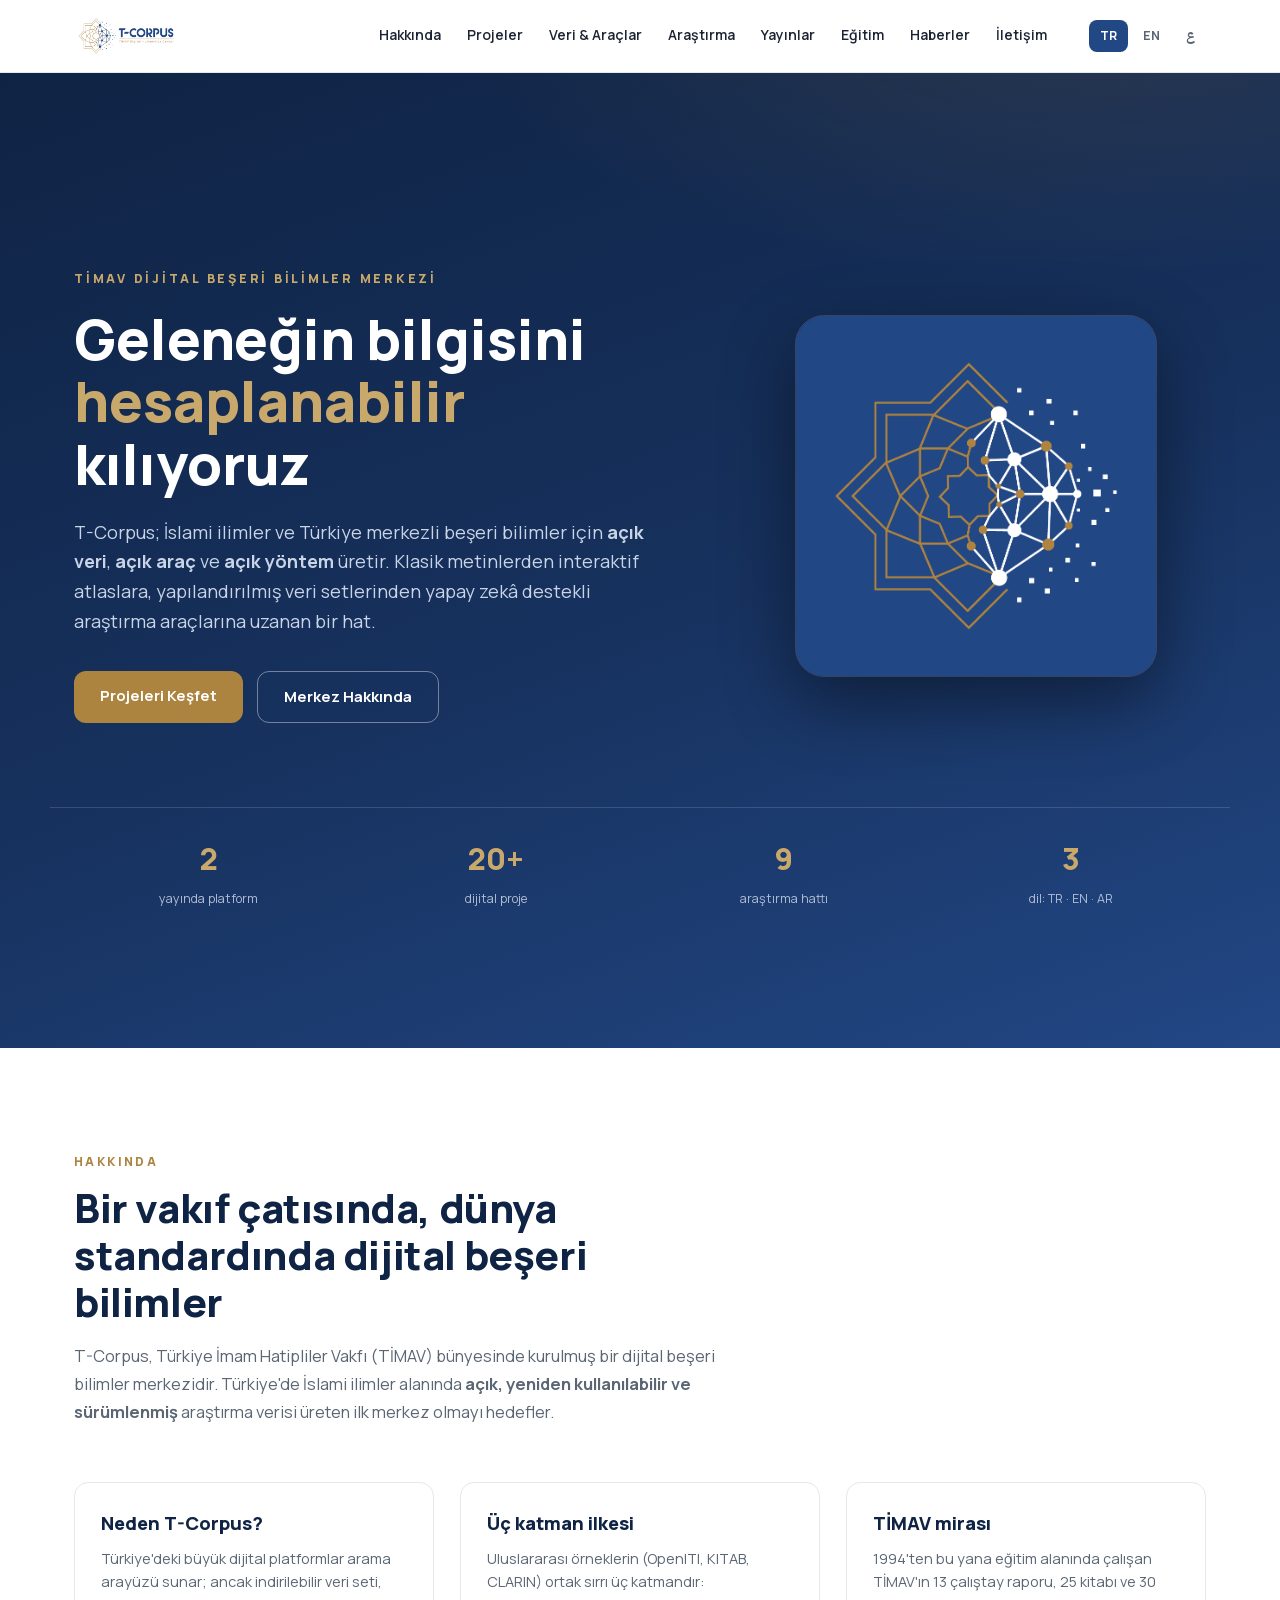
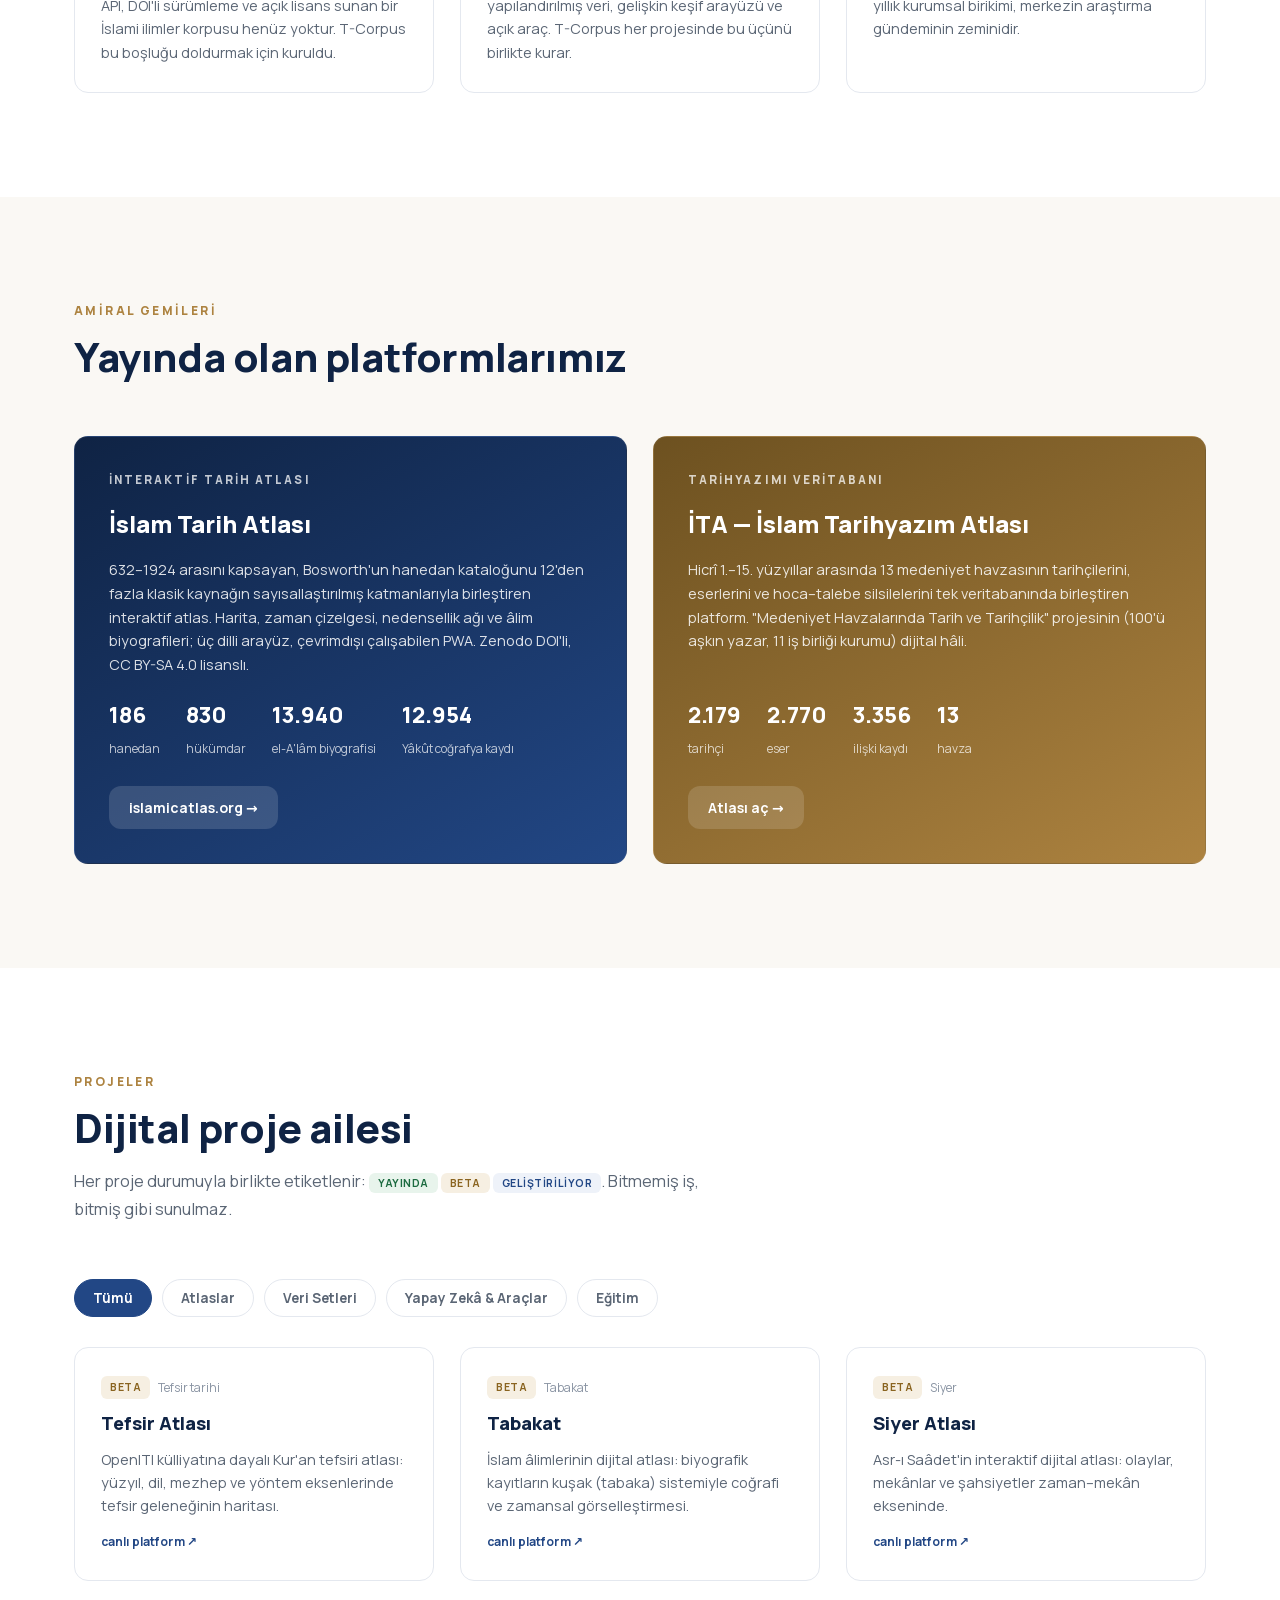
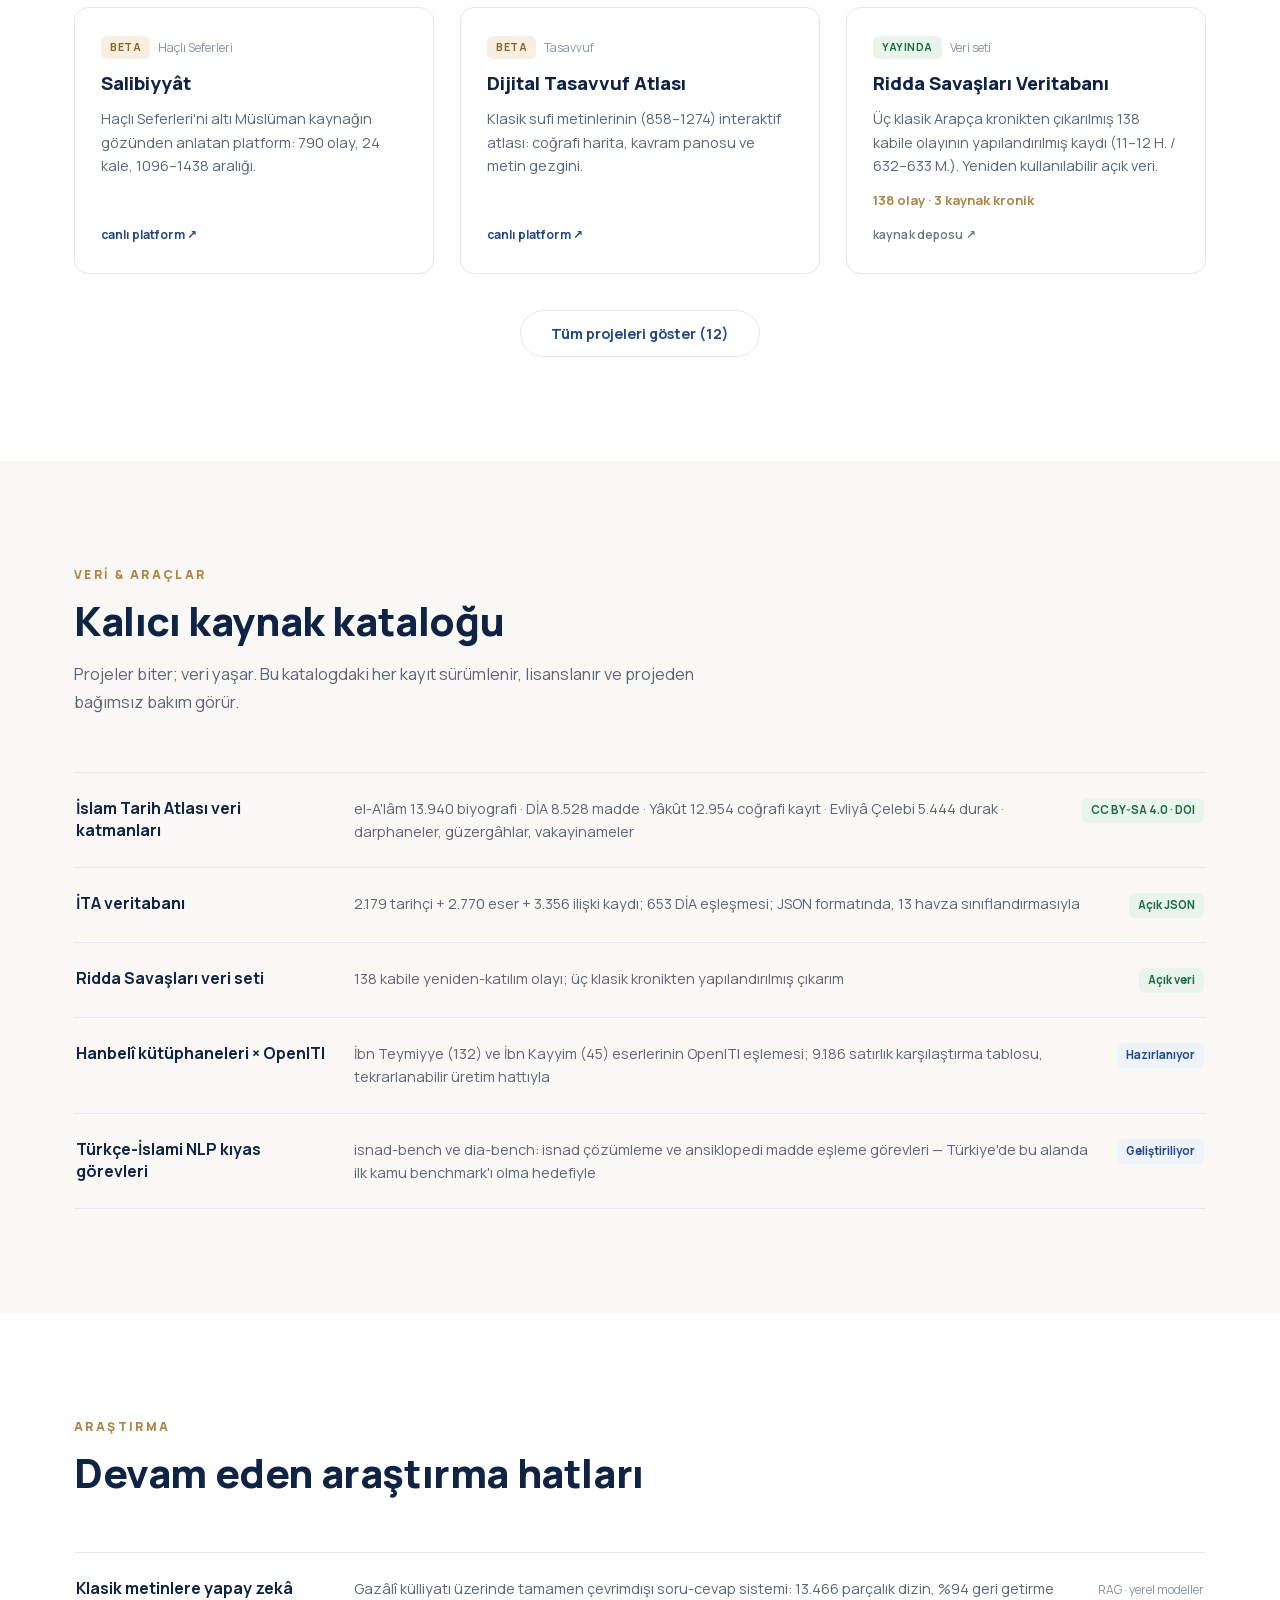
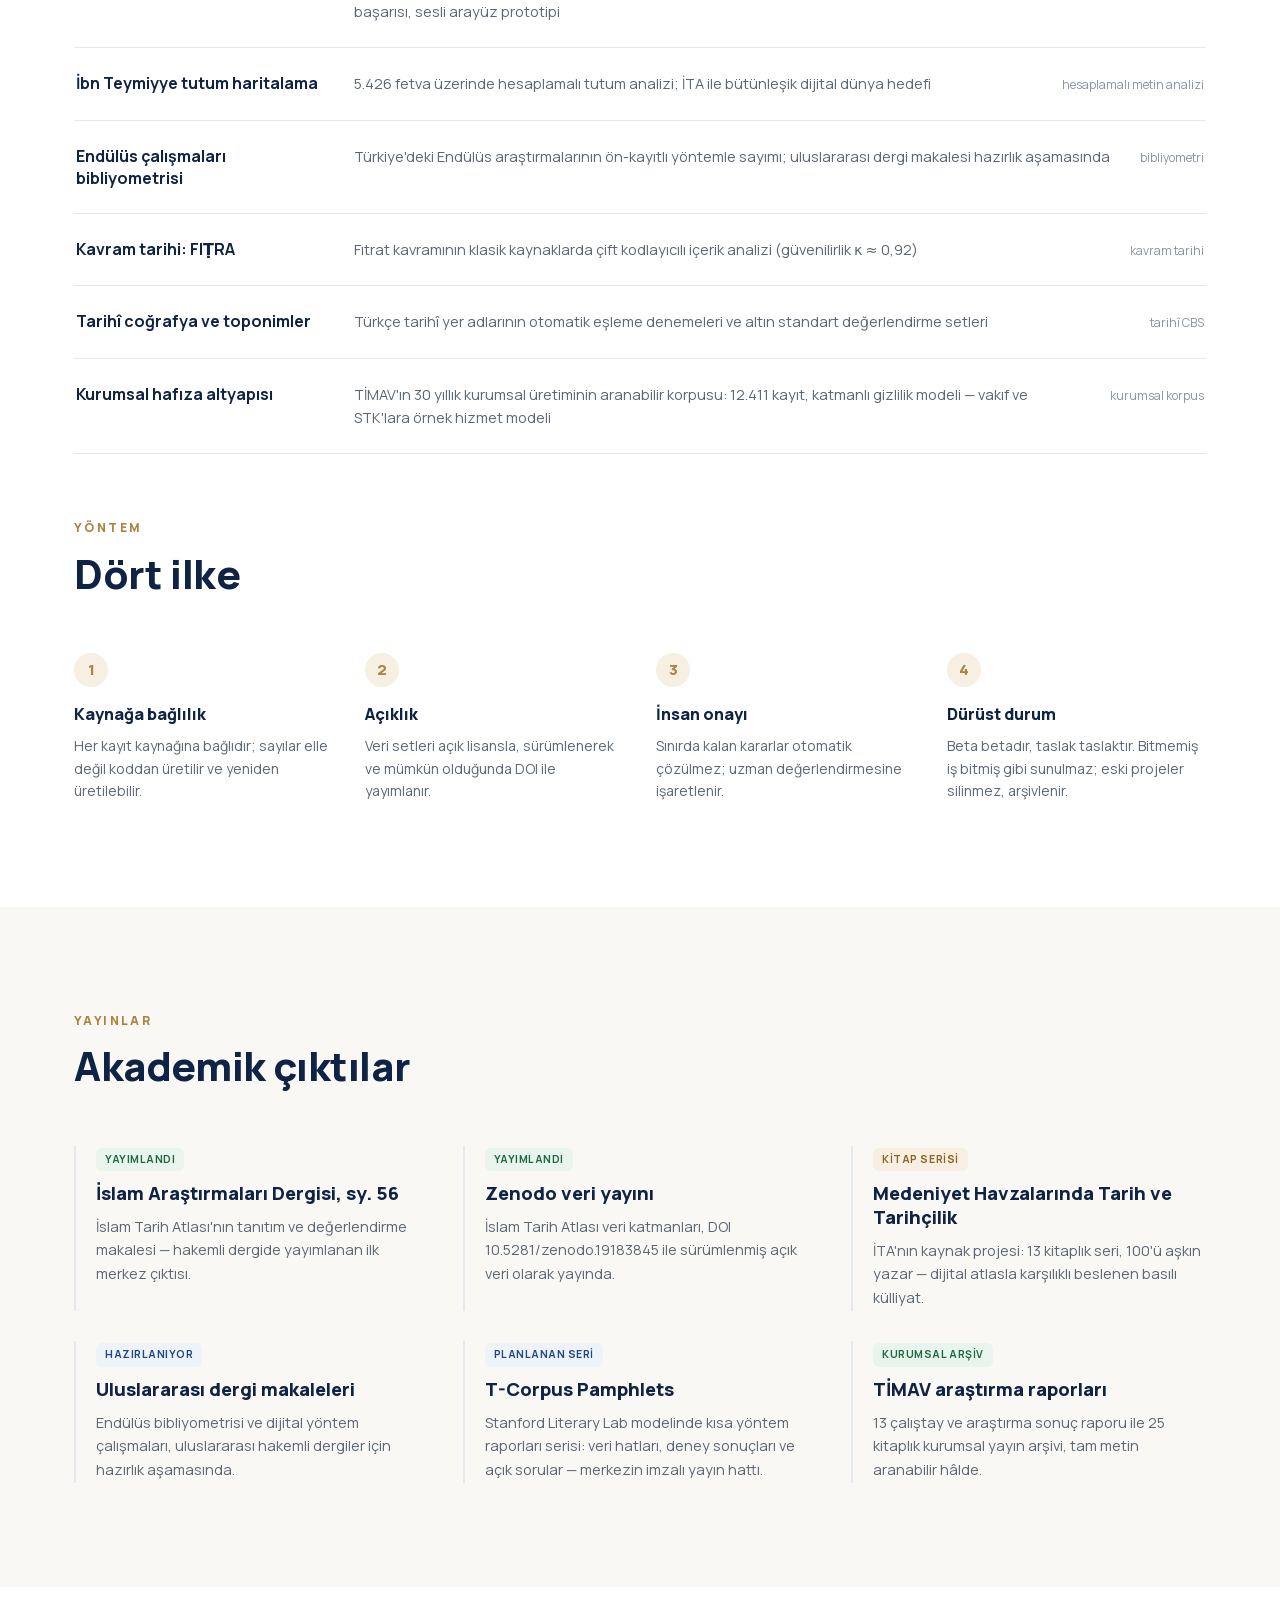
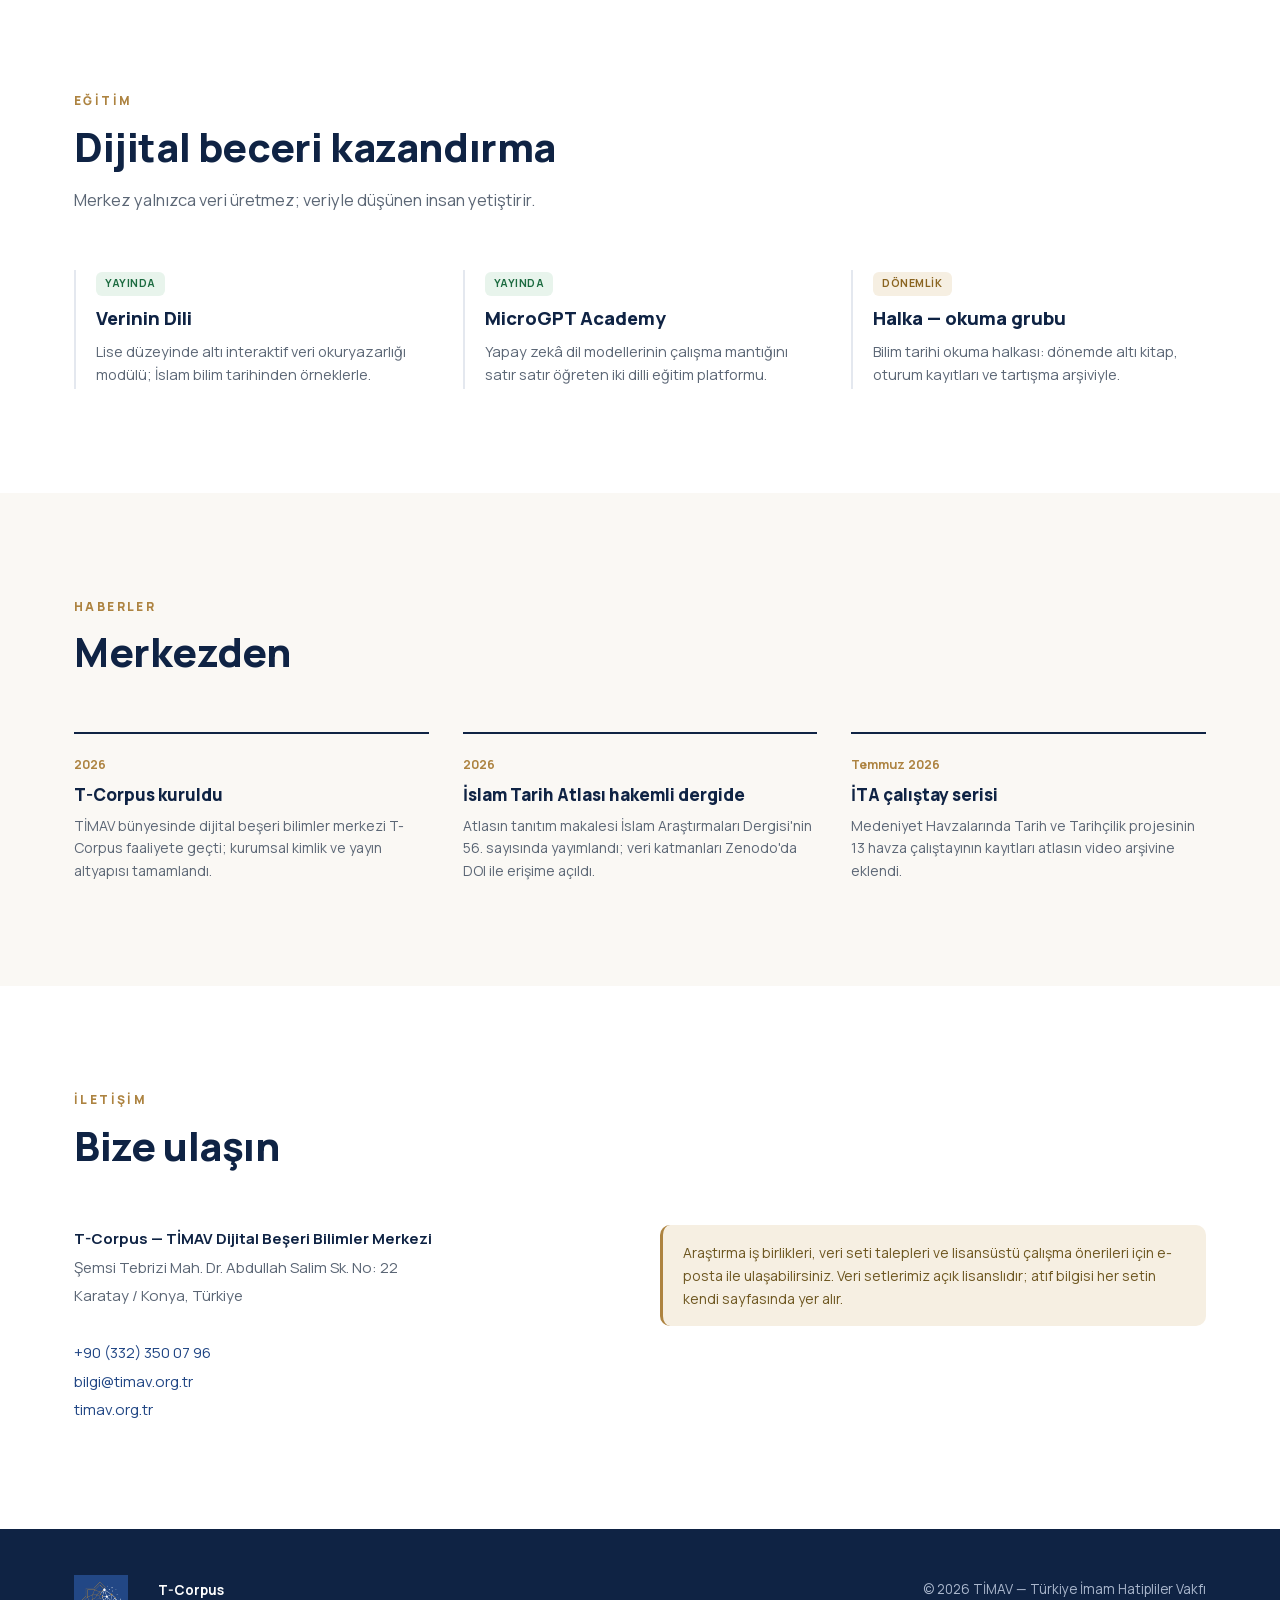
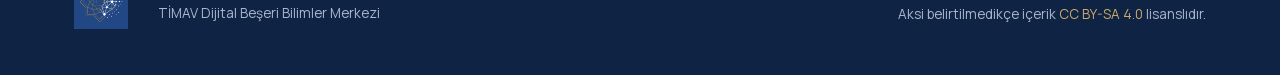
<file: index.html>
<!DOCTYPE html>
<html lang="tr">
<head>
<meta charset="utf-8">
<title>T-Corpus — TIMAV Digital Humanities Center</title>
<meta name="viewport" content="width=device-width, initial-scale=1">
<link rel="icon" type="image/png" sizes="32x32" href="assets/img/favicon-32.png">
<script>
  // Merkezin ana dili Türkçe: kök adres HER ZAMAN /tr/ açar.
  // (Tarayıcı diline göre otomatik seçim bilinçli olarak kaldırıldı; İngilizce
  // tarayıcılar da Türkçe karşılanır. EN/AR sayfaları başlıktaki dil
  // değiştiriciden ve doğrudan bağlantıyla erişilebilir durumda.)
  location.replace("tr/");
</script>
<meta http-equiv="refresh" content="0; url=tr/">
</head>
<body>
<p><a href="tr/">Türkçe</a> · <a href="en/">English</a> · <a href="ar/">العربية</a></p>
</body>
</html>
</file>
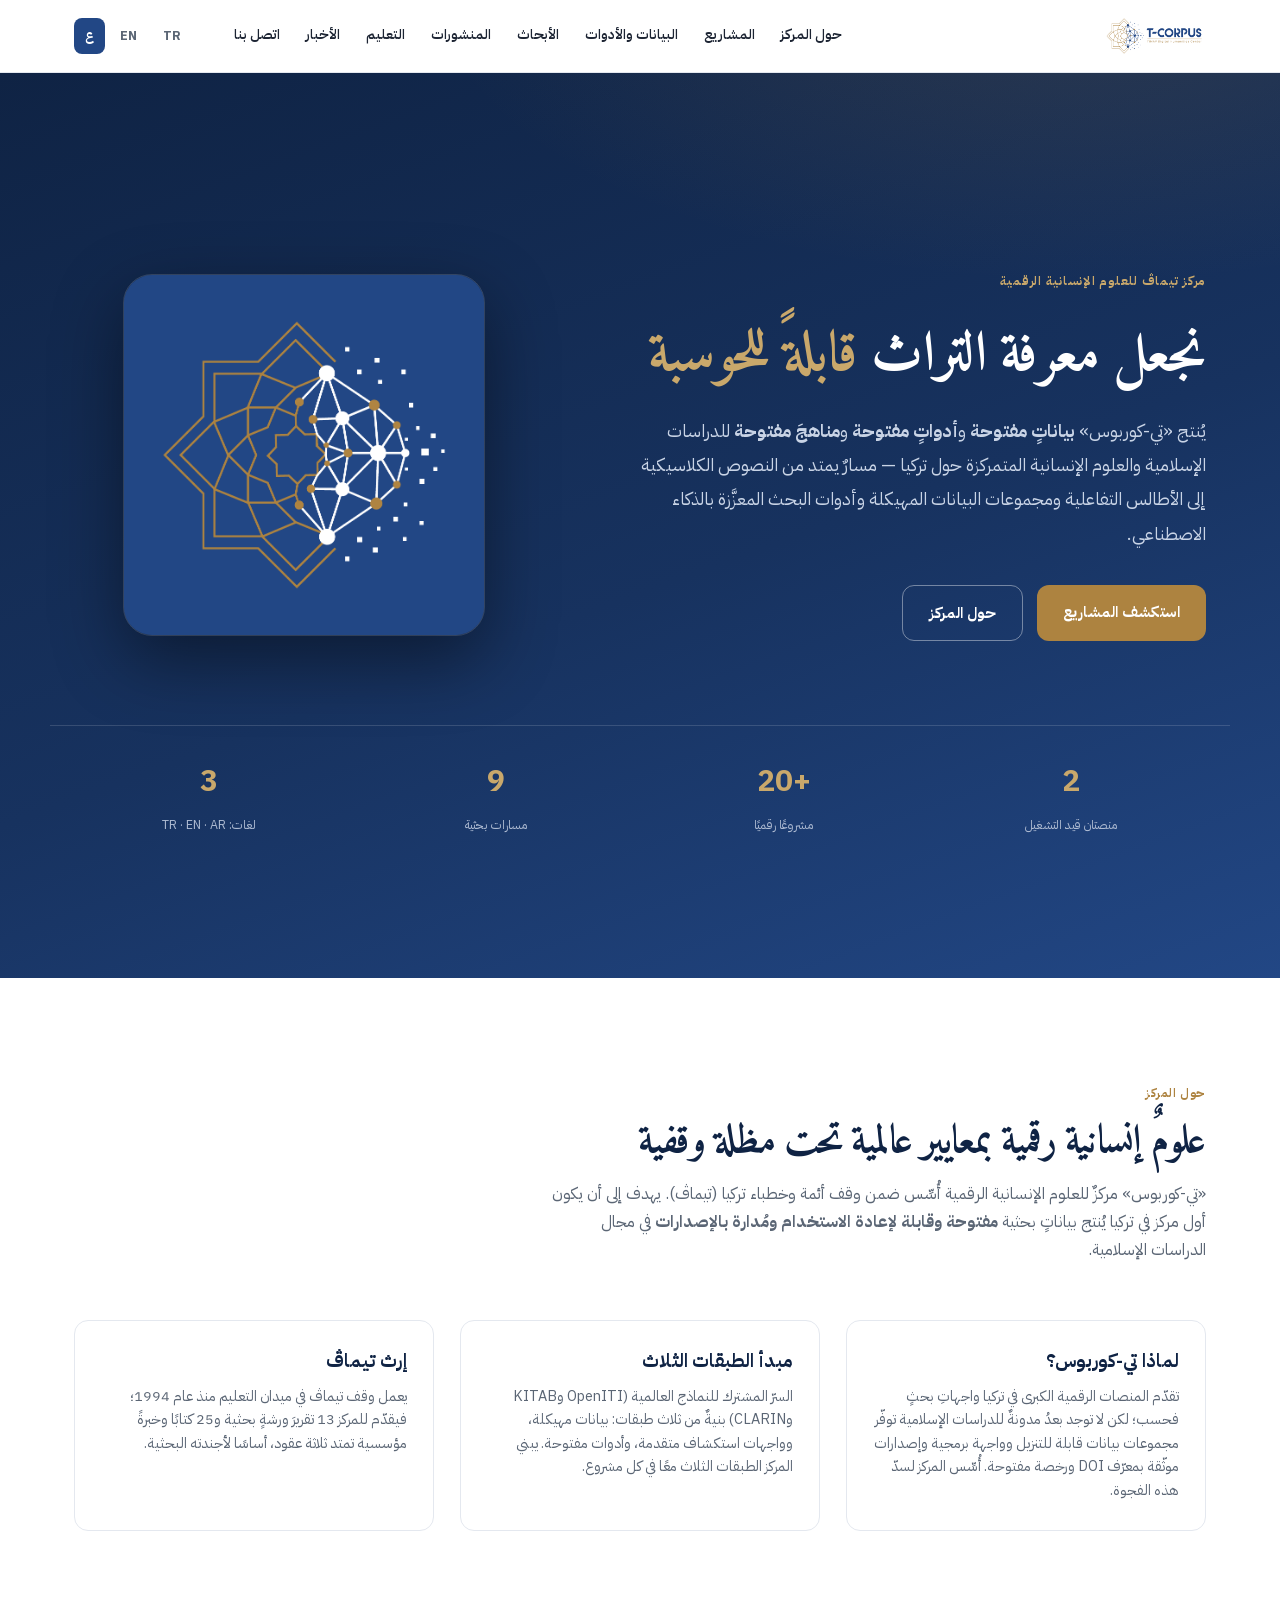
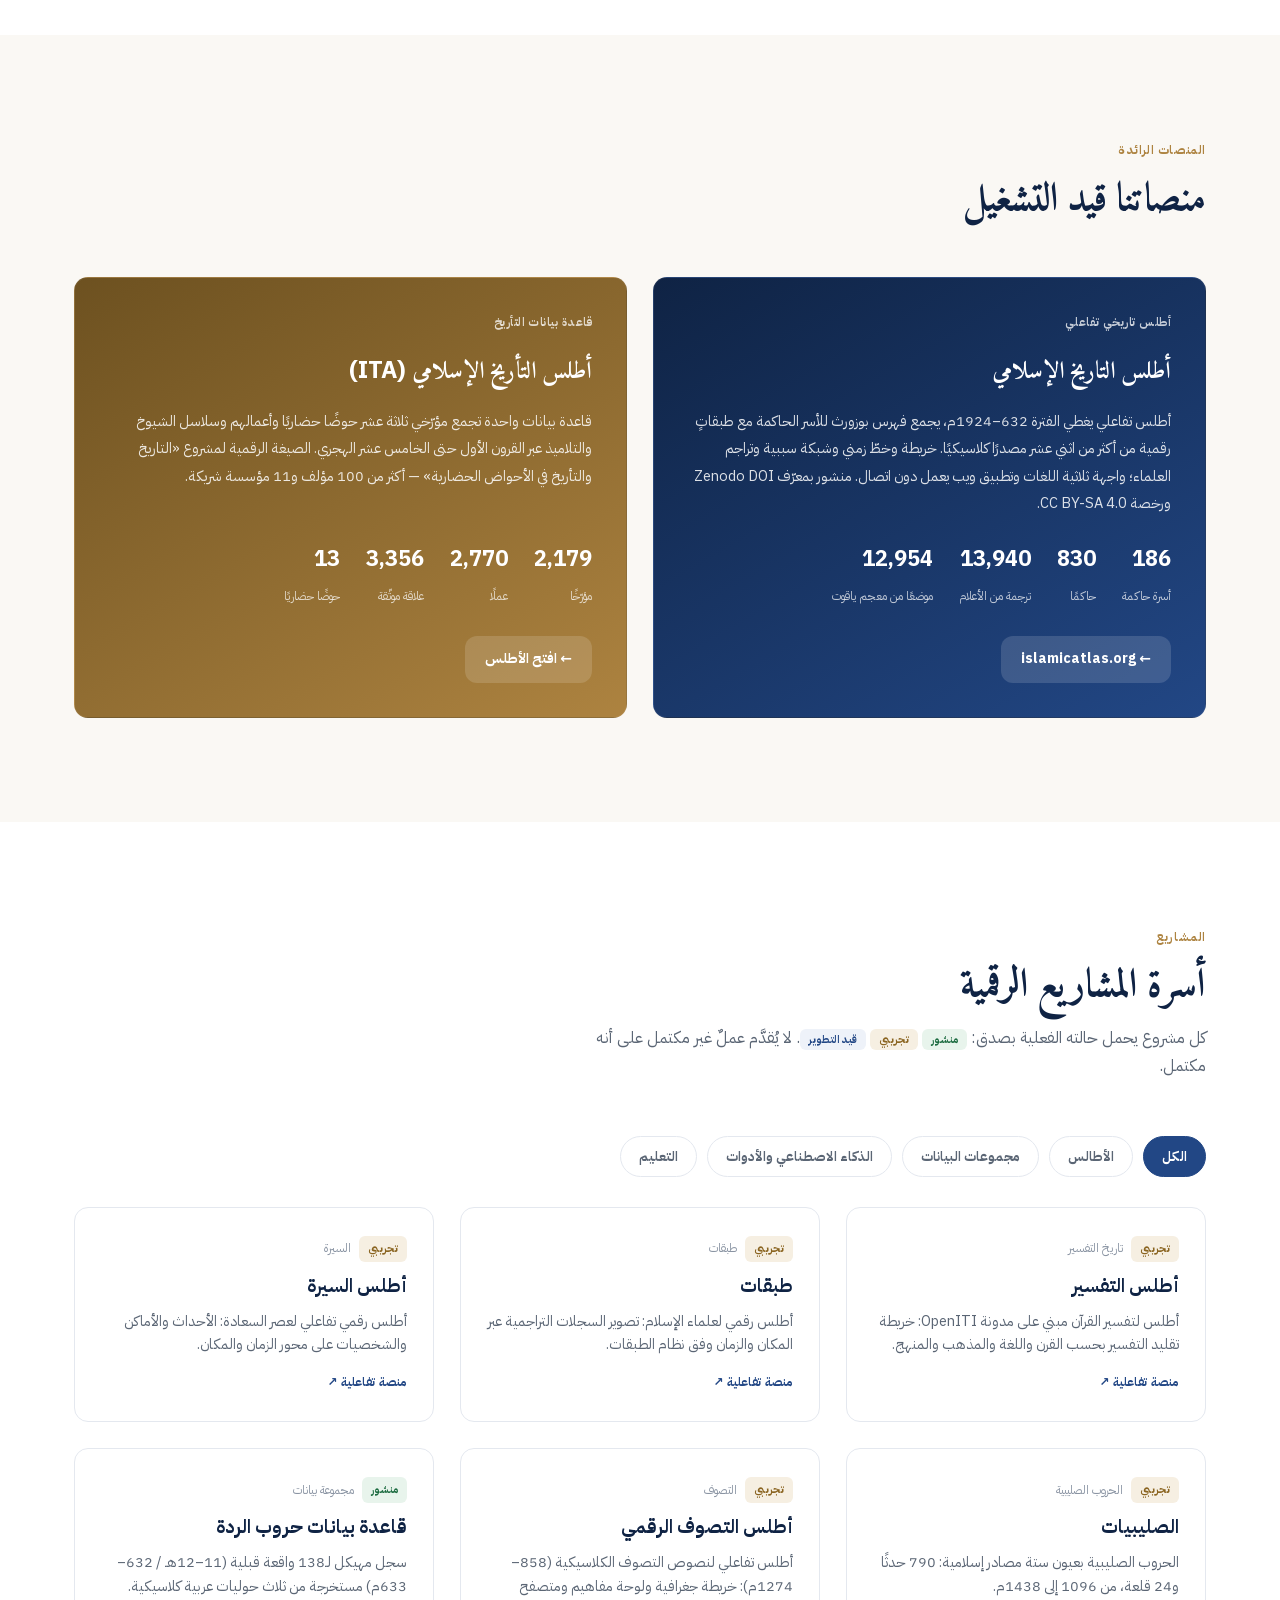
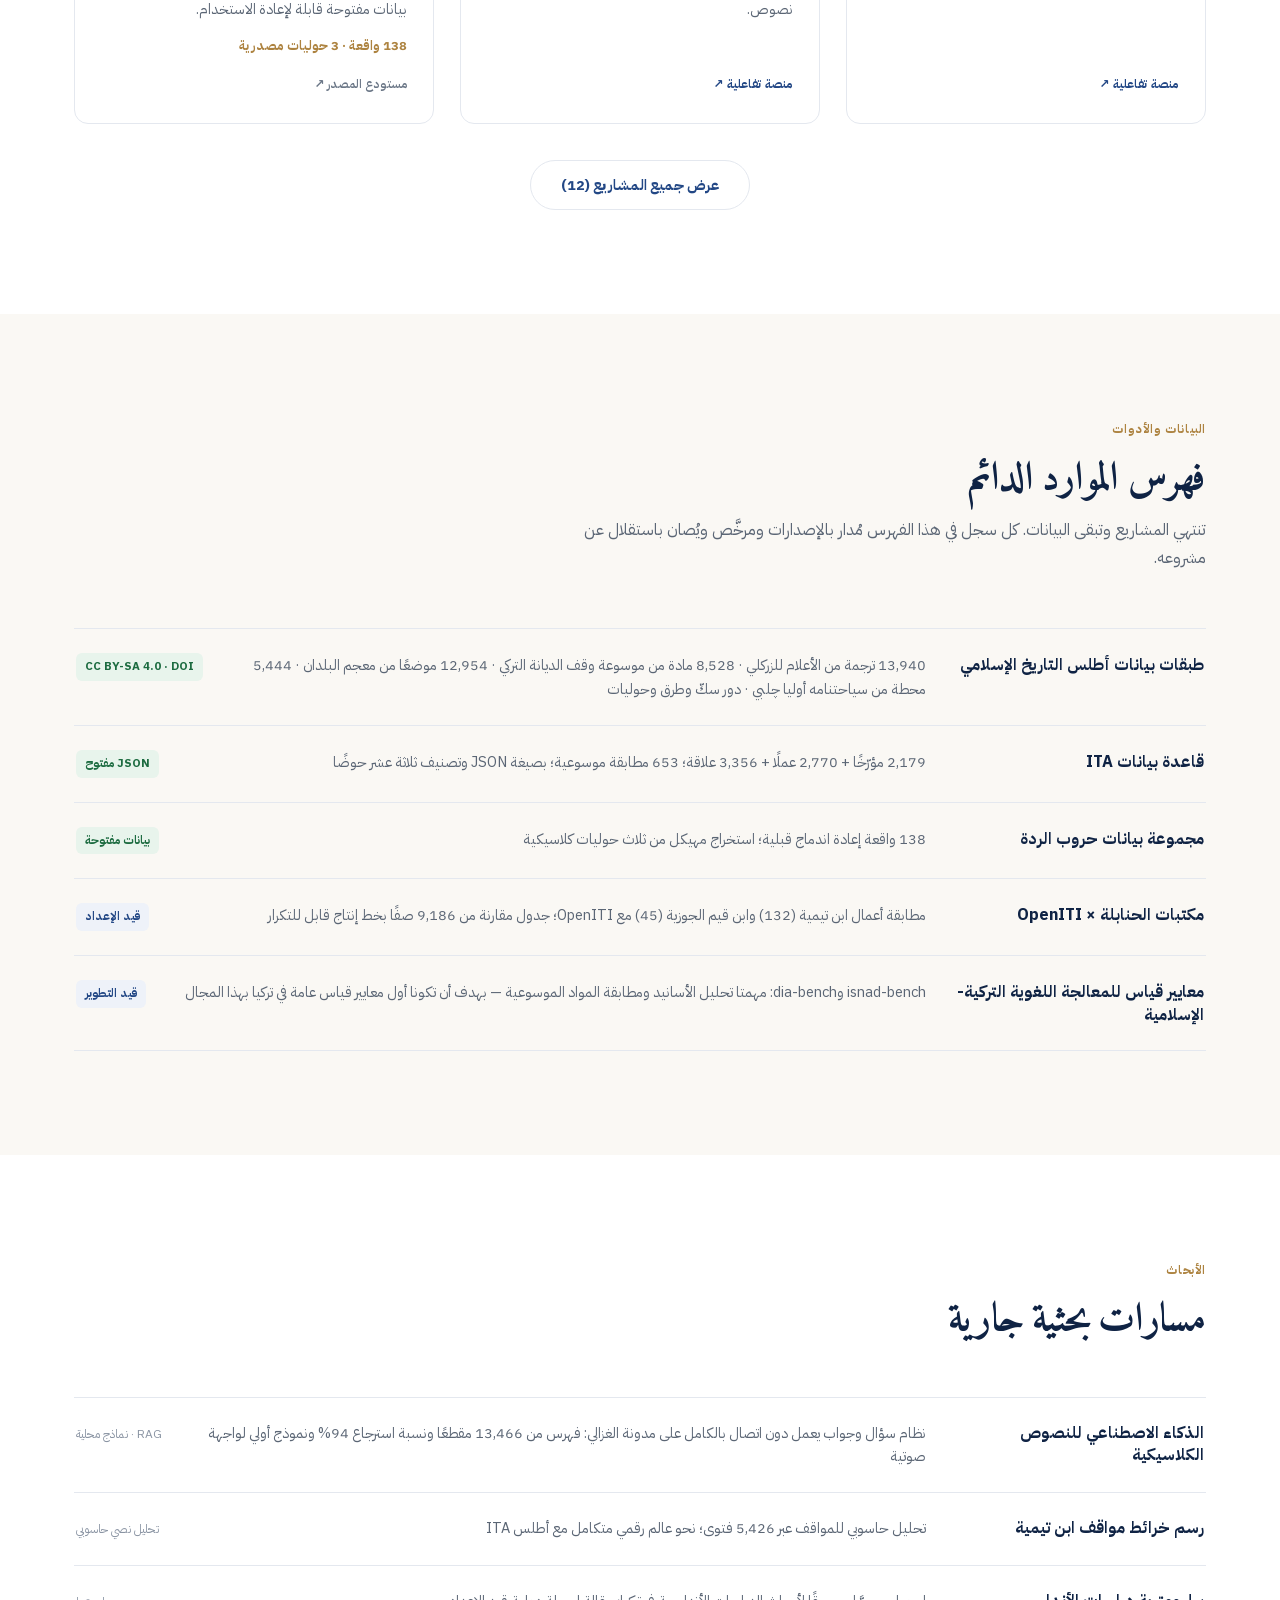
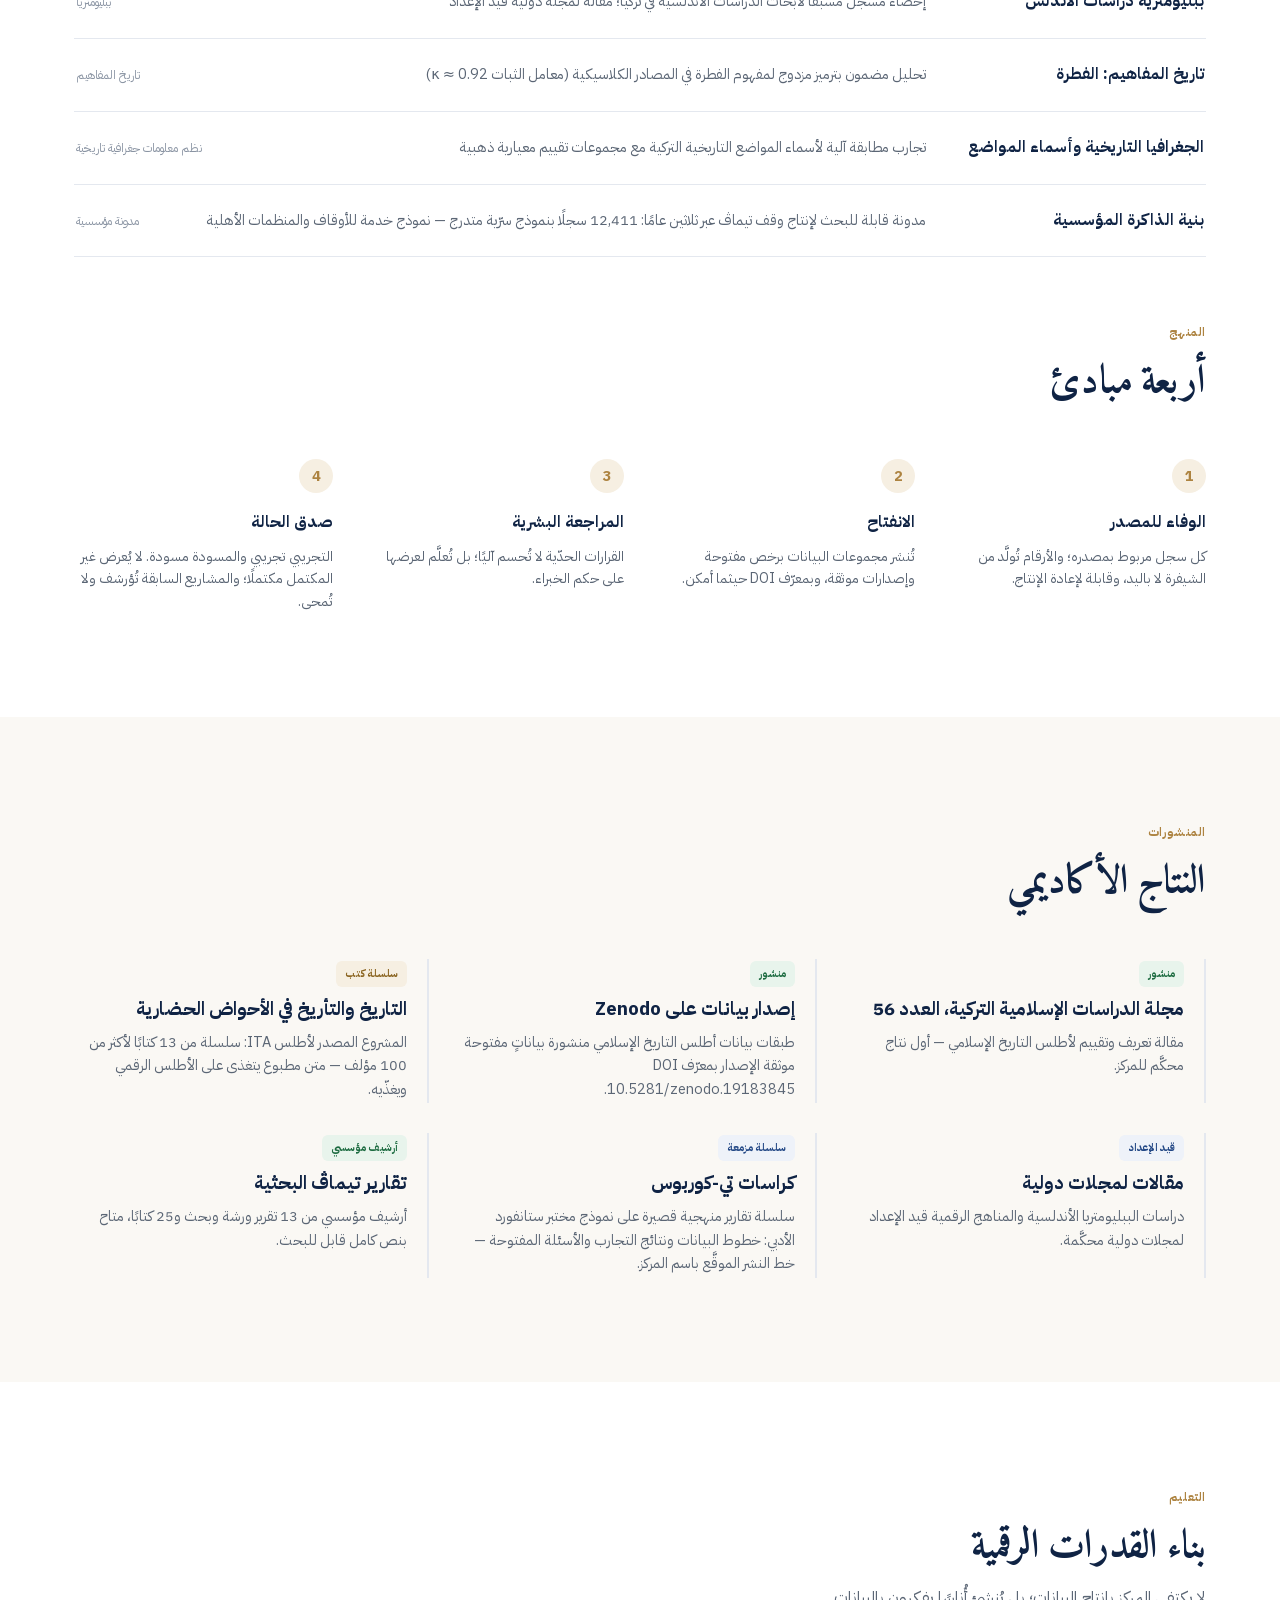
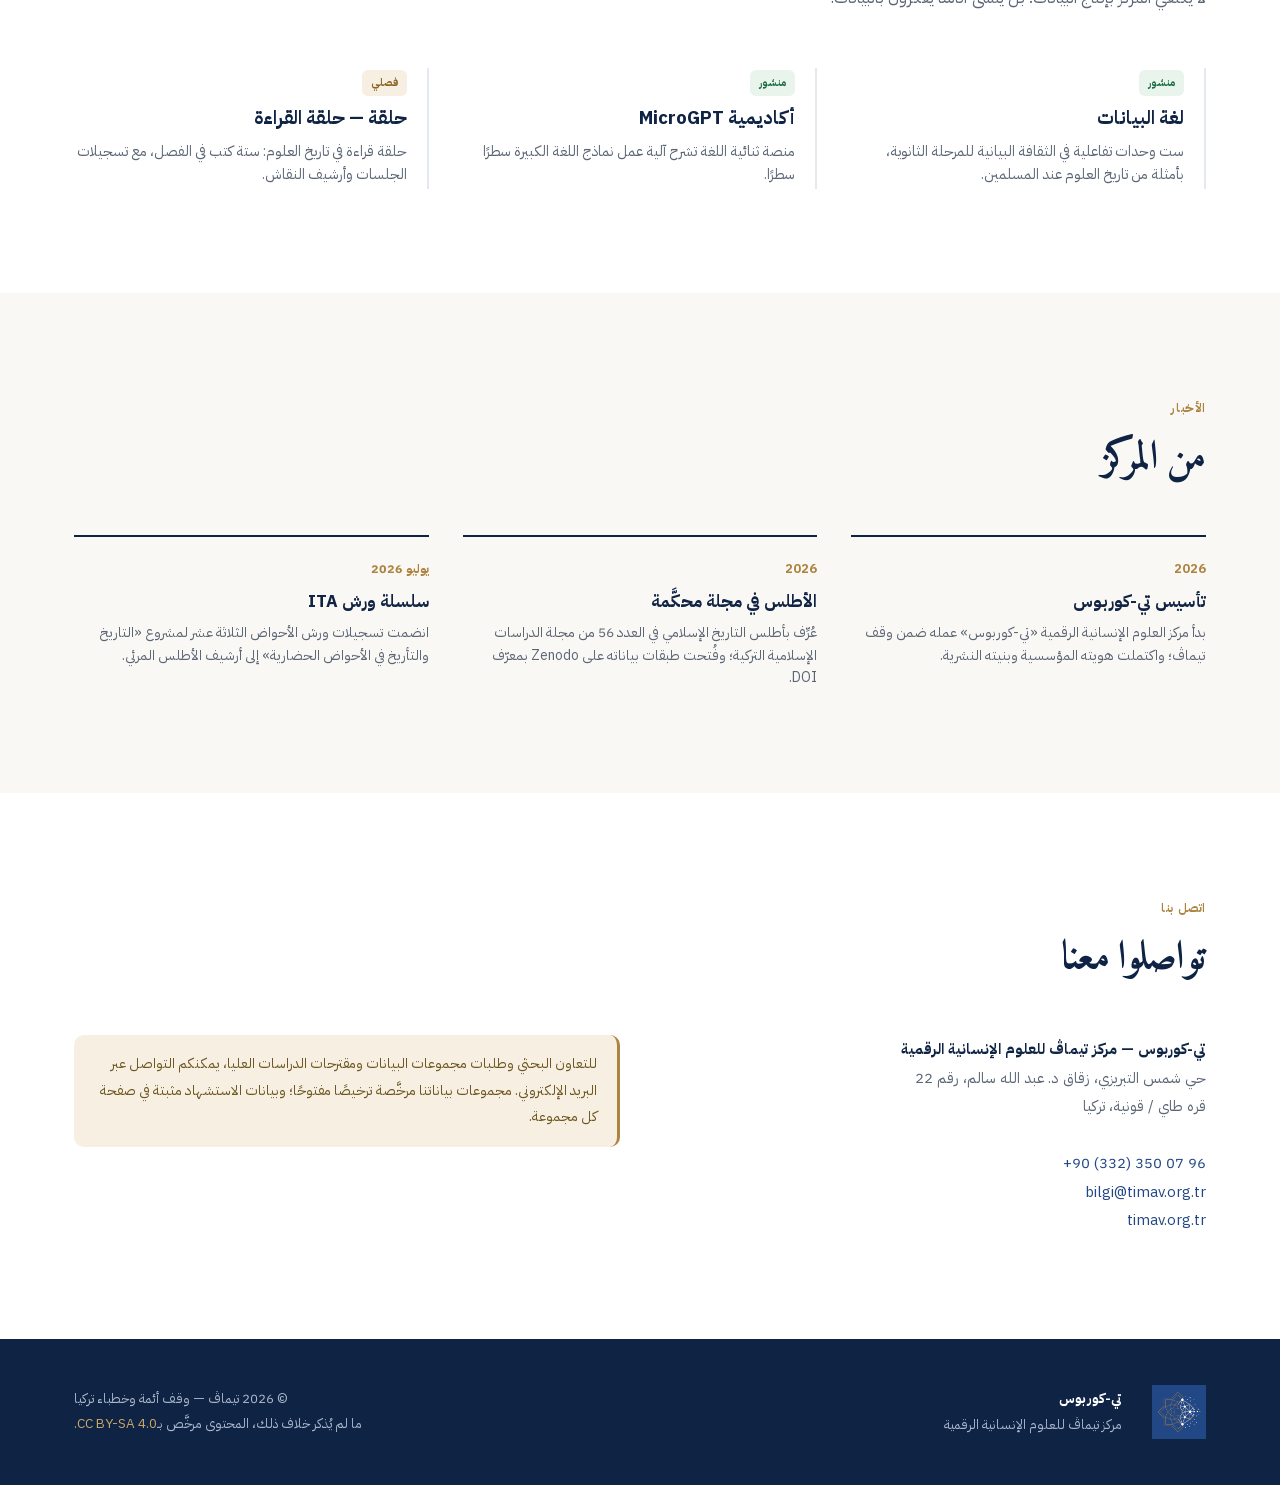
<file: ar/index.html>
<!DOCTYPE html>
<html lang="ar" dir="rtl">
<head>
<meta charset="utf-8">
<meta name="viewport" content="width=device-width, initial-scale=1">
<title>تي-كوربوس — مركز تيماڤ للعلوم الإنسانية الرقمية</title>
<meta name="description" content="تي-كوربوس مركز للعلوم الإنسانية الرقمية يُنتج بيانات مفتوحة وأدوات مفتوحة ومناهج مفتوحة للدراسات الإسلامية والعلوم الإنسانية المتمركزة حول تركيا.">
<link rel="icon" type="image/png" sizes="32x32" href="../assets/img/favicon-32.png">
<link rel="icon" type="image/png" sizes="192x192" href="../assets/img/favicon-192.png">
<link rel="stylesheet" href="../assets/fonts/fonts.css">
<link rel="stylesheet" href="../assets/css/style.css">
<style>
  /* Arapça sayfada başlıklar Amiri ile */
  [dir="rtl"] .hero h1,
  [dir="rtl"] .sec-head h2,
  [dir="rtl"] .flag-card h3 { font-family: "Amiri", "IBM Plex Sans Arabic", serif; }
  [dir="rtl"] .hero h1 { line-height: 1.45; max-width: 18ch; }
</style>
<link rel="canonical" href="https://t-corpus.ai/ar/">
<link rel="alternate" hreflang="tr" href="https://t-corpus.ai/tr/">
<link rel="alternate" hreflang="en" href="https://t-corpus.ai/en/">
<link rel="alternate" hreflang="ar" href="https://t-corpus.ai/ar/">
<link rel="alternate" hreflang="x-default" href="https://t-corpus.ai/">
<meta property="og:type" content="website">
<meta property="og:site_name" content="T-Corpus">
<meta property="og:locale" content="ar_AR">
<meta property="og:url" content="https://t-corpus.ai/ar/">
<meta property="og:title" content="تي-كوربوس — مركز تيماڤ للعلوم الإنسانية الرقمية">
<meta property="og:description" content="تي-كوربوس مركز للعلوم الإنسانية الرقمية يُنتج بيانات مفتوحة وأدوات مفتوحة ومناهج مفتوحة للدراسات الإسلامية والعلوم الإنسانية المتمركزة حول تركيا.">
<meta property="og:image" content="https://t-corpus.ai/assets/img/logo-horizontal.png">
<meta name="twitter:card" content="summary_large_image">
<!-- Google tag (gtag.js) -->
<script async src="https://www.googletagmanager.com/gtag/js?id=G-TD74CGKTLG"></script>
<script>
  window.dataLayer = window.dataLayer || [];
  function gtag(){dataLayer.push(arguments);}
  gtag('js', new Date());
  gtag('config', 'G-TD74CGKTLG');
</script>
</head>
<body>

<header class="site-header">
  <div class="wrap">
    <a class="brand" href="#top"><img src="../assets/img/logo-horizontal.png" alt="T-Corpus — TIMAV Digital Humanities Center"></a>
    <button class="nav-toggle" aria-label="القائمة">☰</button>
    <nav class="nav">
      <a href="#about">حول المركز</a>
      <a href="#projects">المشاريع</a>
      <a href="#data">البيانات والأدوات</a>
      <a href="#research">الأبحاث</a>
      <a href="#publications">المنشورات</a>
      <a href="#education">التعليم</a>
      <a href="#news">الأخبار</a>
      <a href="#contact">اتصل بنا</a>
      <span class="langs">
        <a href="../tr/">TR</a>
        <a href="../en/">EN</a>
        <a class="active" href="#">ع</a>
      </span>
    </nav>
  </div>
</header>

<section class="hero" id="top">
  <div class="wrap hero-inner">
    <div>
      <div class="kicker">مركز تيماڤ للعلوم الإنسانية الرقمية</div>
      <h1>نجعل معرفة التراث <em>قابلةً للحوسبة</em></h1>
      <p class="lead">يُنتج «تي-كوربوس» <strong>بياناتٍ مفتوحة</strong> و<strong>أدواتٍ
      مفتوحة</strong> و<strong>مناهجَ مفتوحة</strong> للدراسات الإسلامية والعلوم الإنسانية
      المتمركزة حول تركيا — مسارٌ يمتد من النصوص الكلاسيكية إلى الأطالس التفاعلية ومجموعات
      البيانات المهيكلة وأدوات البحث المعزَّزة بالذكاء الاصطناعي.</p>
      <div class="hero-cta">
        <a class="btn btn-gold" href="#projects">استكشف المشاريع</a>
        <a class="btn btn-ghost" href="#about">حول المركز</a>
      </div>
    </div>
    <div class="hero-mark">
      <img src="../assets/img/mark-on-navy.png" alt="">
    </div>
  </div>
  <div class="wrap hero-stats">
    <div><b>2</b><span>منصتان قيد التشغيل</span></div>
    <div><b>+20</b><span>مشروعًا رقميًا</span></div>
    <div><b>9</b><span>مسارات بحثية</span></div>
    <div><b>3</b><span>لغات: TR · EN · AR</span></div>
  </div>
</section>

<section id="about">
  <div class="wrap">
    <div class="sec-head">
      <div class="kicker">حول المركز</div>
      <h2>علومٌ إنسانية رقمية بمعايير عالمية تحت مظلة وقفية</h2>
      <p>«تي-كوربوس» مركزٌ للعلوم الإنسانية الرقمية أُسِّس ضمن وقف أئمة وخطباء تركيا
      (تيماڤ). يهدف إلى أن يكون أول مركز في تركيا يُنتج بياناتٍ بحثية
      <strong>مفتوحة وقابلة لإعادة الاستخدام ومُدارة بالإصدارات</strong> في مجال
      الدراسات الإسلامية.</p>
    </div>
    <div class="grid g3">
      <div class="card">
        <h3>لماذا تي-كوربوس؟</h3>
        <p>تقدّم المنصات الرقمية الكبرى في تركيا واجهاتِ بحثٍ فحسب؛ لكن لا توجد بعدُ
        مدونةٌ للدراسات الإسلامية توفّر مجموعات بيانات قابلة للتنزيل وواجهة برمجية
        وإصدارات موثّقة بمعرّف DOI ورخصة مفتوحة. أُسِّس المركز لسدّ هذه الفجوة.</p>
      </div>
      <div class="card">
        <h3>مبدأ الطبقات الثلاث</h3>
        <p>السرّ المشترك للنماذج العالمية (OpenITI وKITAB وCLARIN) بنيةٌ من ثلاث طبقات:
        بيانات مهيكلة، وواجهات استكشاف متقدمة، وأدوات مفتوحة. يبني المركز الطبقات
        الثلاث معًا في كل مشروع.</p>
      </div>
      <div class="card">
        <h3>إرث تيماڤ</h3>
        <p>يعمل وقف تيماڤ في ميدان التعليم منذ عام 1994؛ فيقدّم للمركز 13 تقريرَ ورشةٍ
        بحثية و25 كتابًا وخبرةً مؤسسية تمتد ثلاثة عقود، أساسًا لأجندته البحثية.</p>
      </div>
    </div>
  </div>
</section>

<section class="alt">
  <div class="wrap">
    <div class="sec-head">
      <div class="kicker">المنصات الرائدة</div>
      <h2>منصاتنا قيد التشغيل</h2>
    </div>
    <div class="flagship">
      <div class="flag-card">
        <div class="kicker">أطلس تاريخي تفاعلي</div>
        <h3>أطلس التاريخ الإسلامي</h3>
        <p>أطلس تفاعلي يغطي الفترة 632–1924م، يجمع فهرس بوزورث للأسر الحاكمة مع طبقاتٍ
        رقمية من أكثر من اثني عشر مصدرًا كلاسيكيًا. خريطة وخطّ زمني وشبكة سببية وتراجم
        العلماء؛ واجهة ثلاثية اللغات وتطبيق ويب يعمل دون اتصال. منشور بمعرّف Zenodo DOI
        ورخصة CC BY-SA 4.0.</p>
        <div class="stats">
          <div><b>186</b><span>أسرة حاكمة</span></div>
          <div><b>830</b><span>حاكمًا</span></div>
          <div><b>13,940</b><span>ترجمة من الأعلام</span></div>
          <div><b>12,954</b><span>موضعًا من معجم ياقوت</span></div>
        </div>
        <a class="btn" href="https://islamicatlas.org/" target="_blank" rel="noopener">← islamicatlas.org</a>
      </div>
      <div class="flag-card goldish">
        <div class="kicker">قاعدة بيانات التأريخ</div>
        <h3>أطلس التأريخ الإسلامي (ITA)</h3>
        <p>قاعدة بيانات واحدة تجمع مؤرّخي ثلاثة عشر حوضًا حضاريًا وأعمالهم وسلاسل
        الشيوخ والتلاميذ عبر القرون الأول حتى الخامس عشر الهجري. الصيغة الرقمية لمشروع
        «التاريخ والتأريخ في الأحواض الحضارية» — أكثر من 100 مؤلف و11 مؤسسة شريكة.</p>
        <div class="stats">
          <div><b>2,179</b><span>مؤرّخًا</span></div>
          <div><b>2,770</b><span>عملًا</span></div>
          <div><b>3,356</b><span>علاقة موثّقة</span></div>
          <div><b>13</b><span>حوضًا حضاريًا</span></div>
        </div>
        <a class="btn" href="https://alicetinkaya76.github.io/ita/" target="_blank" rel="noopener">← افتح الأطلس</a>
      </div>
    </div>
  </div>
</section>

<section id="projects">
  <div class="wrap">
    <div class="sec-head">
      <div class="kicker">المشاريع</div>
      <h2>أسرة المشاريع الرقمية</h2>
      <p>كل مشروع يحمل حالته الفعلية بصدق: <span class="badge live">منشور</span>
      <span class="badge beta">تجريبي</span> <span class="badge dev">قيد التطوير</span>.
      لا يُقدَّم عملٌ غير مكتمل على أنه مكتمل.</p>
    </div>
    <div class="filters">
      <button class="active" data-filter="all">الكل</button>
      <button data-filter="atlas">الأطالس</button>
      <button data-filter="veri">مجموعات البيانات</button>
      <button data-filter="arac">الذكاء الاصطناعي والأدوات</button>
      <button data-filter="egitim">التعليم</button>
    </div>
    <div class="grid g3">
      <div class="card" data-cat="atlas">
        <div class="meta"><span class="badge beta">تجريبي</span><span class="tag">تاريخ التفسير</span></div>
        <h3><a href="https://alicetinkaya76.github.io/tefsir-atlasi/" target="_blank" rel="noopener">أطلس التفسير</a></h3>
        <p>أطلس لتفسير القرآن مبني على مدونة OpenITI: خريطة تقليد التفسير بحسب القرن
        واللغة والمذهب والمنهج.</p>
      </div>
      <div class="card" data-cat="atlas">
        <div class="meta"><span class="badge beta">تجريبي</span><span class="tag">طبقات</span></div>
        <h3><a href="https://alicetinkaya76.github.io/tabakat-io/" target="_blank" rel="noopener">طبقات</a></h3>
        <p>أطلس رقمي لعلماء الإسلام: تصوير السجلات التراجمية عبر المكان والزمان وفق
        نظام الطبقات.</p>
      </div>
      <div class="card" data-cat="atlas">
        <div class="meta"><span class="badge beta">تجريبي</span><span class="tag">السيرة</span></div>
        <h3><a href="https://alicetinkaya76.github.io/siyer-atlas/" target="_blank" rel="noopener">أطلس السيرة</a></h3>
        <p>أطلس رقمي تفاعلي لعصر السعادة: الأحداث والأماكن والشخصيات على محور
        الزمان والمكان.</p>
      </div>
      <div class="card" data-cat="atlas">
        <div class="meta"><span class="badge beta">تجريبي</span><span class="tag">الحروب الصليبية</span></div>
        <h3><a href="https://alicetinkaya76.github.io/salibiyyat/" target="_blank" rel="noopener">الصليبيات</a></h3>
        <p>الحروب الصليبية بعيون ستة مصادر إسلامية: 790 حدثًا و24 قلعة، من 1096
        إلى 1438م.</p>
      </div>
      <div class="card" data-cat="atlas">
        <div class="meta"><span class="badge beta">تجريبي</span><span class="tag">التصوف</span></div>
        <h3><a href="https://alicetinkaya76.github.io/dijital-tasavvuf-atlasi/" target="_blank" rel="noopener">أطلس التصوف الرقمي</a></h3>
        <p>أطلس تفاعلي لنصوص التصوف الكلاسيكية (858–1274م): خريطة جغرافية ولوحة مفاهيم
        ومتصفح نصوص.</p>
      </div>
      <div class="card" data-cat="veri">
        <div class="meta"><span class="badge live">منشور</span><span class="tag">مجموعة بيانات</span></div>
        <h3><a href="https://github.com/alicetinkaya76/ridda-wars-database" target="_blank" rel="noopener">قاعدة بيانات حروب الردة</a></h3>
        <p>سجل مهيكل لـ138 واقعة قبلية (11–12هـ / 632–633م) مستخرجة من ثلاث حوليات
        عربية كلاسيكية. بيانات مفتوحة قابلة لإعادة الاستخدام.</p>
        <span class="num">138 واقعة · 3 حوليات مصدرية</span>
      </div>
      <div class="card" data-cat="veri arac">
        <div class="meta"><span class="badge dev">قيد التطوير</span><span class="tag">مدونة نصية</span></div>
        <h3><a href="https://github.com/alicetinkaya76/ibntaymiyya-corpus" target="_blank" rel="noopener">مدونة ابن تيمية</a></h3>
        <p>رسم خرائط المواقف حاسوبيًا عبر أكثر من 124 عملًا من OpenITI: مدونة مهيكلة
        من 5,426 فتوى مع خط تحليلها.</p>
        <span class="num">5,426 فتوى · 132 عملًا</span>
      </div>
      <div class="card" data-cat="atlas">
        <div class="meta"><span class="badge beta">تجريبي</span><span class="tag">حوض المتوسط الوسيط</span></div>
        <h3><a href="https://alicetinkaya76.github.io/frontier-heritage-corpus/" target="_blank" rel="noopener">مدونة تراث الثغور</a></h3>
        <p>دراسة تراث المناطق الحدودية عبر حوليات متوسطية وسيطة متعددة اللغات —
        العربية واللاتينية واليونانية.</p>
      </div>
      <div class="card" data-cat="atlas">
        <div class="meta"><span class="badge beta">تجريبي</span><span class="tag">تاريخ الكتاب</span></div>
        <h3><a href="https://alicetinkaya76.github.io/islam-kitap-tarihi/" target="_blank" rel="noopener">الكتاب في الإسلام</a></h3>
        <p>معالجة تفاعلية لكتاب پيدرسن الكلاسيكي: صناعة الكتاب وثقافة النسّاخ وتقليد
        المكتبات في العالم الإسلامي.</p>
      </div>
      <div class="card" data-cat="egitim">
        <div class="meta"><span class="badge live">منشور</span><span class="tag">عربية القرآن</span></div>
        <h3><a href="https://alicetinkaya76.github.io/ustaz/" target="_blank" rel="noopener">أستاذ</a></h3>
        <p>تطبيق لتعلّم عربية القرآن بمنهج «المعنى أولًا»: تحليل بين السطور ومفردات
        متدرجة.</p>
      </div>
      <div class="card" data-cat="egitim">
        <div class="meta"><span class="badge beta">تجريبي</span><span class="tag">حلقة قراءة</span></div>
        <h3><a href="https://alicetinkaya76.github.io/halka/" target="_blank" rel="noopener">حلقة</a></h3>
        <p>منصة حلقة قراءة في تاريخ العلوم: برامج كتب فصلية وأرشيف جلسات وسجلات
        نقاش.</p>
      </div>
      <div class="card" data-cat="egitim">
        <div class="meta"><span class="badge live">منشور</span><span class="tag">الثقافة البيانية</span></div>
        <h3><a href="https://alicetinkaya76.github.io/verinin-dili/" target="_blank" rel="noopener">لغة البيانات</a></h3>
        <p>ست وحدات تفاعلية في الثقافة البيانية لطلبة الثانوية — من حاسبة البيروني إلى
        التصوير البياني الحديث.</p>
      </div>
    </div>
  </div>
</section>

<section class="alt" id="data">
  <div class="wrap">
    <div class="sec-head">
      <div class="kicker">البيانات والأدوات</div>
      <h2>فهرس الموارد الدائم</h2>
      <p>تنتهي المشاريع وتبقى البيانات. كل سجل في هذا الفهرس مُدار بالإصدارات ومرخَّص
      ويُصان باستقلال عن مشروعه.</p>
    </div>
    <div class="rows">
      <div class="row">
        <b>طبقات بيانات أطلس التاريخ الإسلامي</b>
        <p>13,940 ترجمة من الأعلام للزركلي · 8,528 مادة من موسوعة وقف الديانة التركي ·
        12,954 موضعًا من معجم البلدان · 5,444 محطة من سياحتنامه أوليا چلبي · دور سكّ
        وطرق وحوليات</p>
        <span class="badge live">CC BY-SA 4.0 · DOI</span>
      </div>
      <div class="row">
        <b>قاعدة بيانات ITA</b>
        <p>2,179 مؤرّخًا + 2,770 عملًا + 3,356 علاقة؛ 653 مطابقة موسوعية؛ بصيغة JSON
        وتصنيف ثلاثة عشر حوضًا</p>
        <span class="badge live">JSON مفتوح</span>
      </div>
      <div class="row">
        <b>مجموعة بيانات حروب الردة</b>
        <p>138 واقعة إعادة اندماج قبلية؛ استخراج مهيكل من ثلاث حوليات كلاسيكية</p>
        <span class="badge live">بيانات مفتوحة</span>
      </div>
      <div class="row">
        <b>مكتبات الحنابلة × OpenITI</b>
        <p>مطابقة أعمال ابن تيمية (132) وابن قيم الجوزية (45) مع OpenITI؛ جدول مقارنة
        من 9,186 صفًا بخط إنتاج قابل للتكرار</p>
        <span class="badge dev">قيد الإعداد</span>
      </div>
      <div class="row">
        <b>معايير قياس للمعالجة اللغوية التركية-الإسلامية</b>
        <p>isnad-bench وdia-bench: مهمتا تحليل الأسانيد ومطابقة المواد الموسوعية —
        بهدف أن تكونا أول معايير قياس عامة في تركيا بهذا المجال</p>
        <span class="badge dev">قيد التطوير</span>
      </div>
    </div>
  </div>
</section>

<section id="research">
  <div class="wrap">
    <div class="sec-head">
      <div class="kicker">الأبحاث</div>
      <h2>مسارات بحثية جارية</h2>
    </div>
    <div class="rows">
      <div class="row">
        <b>الذكاء الاصطناعي للنصوص الكلاسيكية</b>
        <p>نظام سؤال وجواب يعمل دون اتصال بالكامل على مدونة الغزالي: فهرس من 13,466
        مقطعًا ونسبة استرجاع 94% ونموذج أولي لواجهة صوتية</p>
        <span class="tag">RAG · نماذج محلية</span>
      </div>
      <div class="row">
        <b>رسم خرائط مواقف ابن تيمية</b>
        <p>تحليل حاسوبي للمواقف عبر 5,426 فتوى؛ نحو عالم رقمي متكامل مع أطلس ITA</p>
        <span class="tag">تحليل نصي حاسوبي</span>
      </div>
      <div class="row">
        <b>ببليومترية دراسات الأندلس</b>
        <p>إحصاء مسجَّل مسبقًا لأبحاث الدراسات الأندلسية في تركيا؛ مقالة لمجلة دولية
        قيد الإعداد</p>
        <span class="tag">ببليومتريا</span>
      </div>
      <div class="row">
        <b>تاريخ المفاهيم: الفطرة</b>
        <p>تحليل مضمون بترميز مزدوج لمفهوم الفطرة في المصادر الكلاسيكية
        (معامل الثبات κ ≈ 0.92)</p>
        <span class="tag">تاريخ المفاهيم</span>
      </div>
      <div class="row">
        <b>الجغرافيا التاريخية وأسماء المواضع</b>
        <p>تجارب مطابقة آلية لأسماء المواضع التاريخية التركية مع مجموعات تقييم
        معيارية ذهبية</p>
        <span class="tag">نظم معلومات جغرافية تاريخية</span>
      </div>
      <div class="row">
        <b>بنية الذاكرة المؤسسية</b>
        <p>مدونة قابلة للبحث لإنتاج وقف تيماڤ عبر ثلاثين عامًا: 12,411 سجلًا بنموذج
        سرّية متدرج — نموذج خدمة للأوقاف والمنظمات الأهلية</p>
        <span class="tag">مدونة مؤسسية</span>
      </div>
    </div>

    <div class="sec-head" style="margin-top:64px">
      <div class="kicker">المنهج</div>
      <h2>أربعة مبادئ</h2>
    </div>
    <div class="principles">
      <div class="principle">
        <div class="no">1</div>
        <h3>الوفاء للمصدر</h3>
        <p>كل سجل مربوط بمصدره؛ والأرقام تُولَّد من الشيفرة لا باليد، وقابلة لإعادة
        الإنتاج.</p>
      </div>
      <div class="principle">
        <div class="no">2</div>
        <h3>الانفتاح</h3>
        <p>تُنشر مجموعات البيانات برخص مفتوحة وإصدارات موثقة، وبمعرّف DOI حيثما أمكن.</p>
      </div>
      <div class="principle">
        <div class="no">3</div>
        <h3>المراجعة البشرية</h3>
        <p>القرارات الحدّية لا تُحسم آليًا؛ بل تُعلَّم لعرضها على حكم الخبراء.</p>
      </div>
      <div class="principle">
        <div class="no">4</div>
        <h3>صدق الحالة</h3>
        <p>التجريبي تجريبي والمسودة مسودة. لا يُعرض غير المكتمل مكتملًا؛ والمشاريع
        السابقة تُؤرشف ولا تُمحى.</p>
      </div>
    </div>
  </div>
</section>

<section class="alt" id="publications">
  <div class="wrap">
    <div class="sec-head">
      <div class="kicker">المنشورات</div>
      <h2>النتاج الأكاديمي</h2>
    </div>
    <div class="grid g3">
      <div class="card">
        <div class="meta"><span class="badge live">منشور</span></div>
        <h3>مجلة الدراسات الإسلامية التركية، العدد 56</h3>
        <p>مقالة تعريف وتقييم لأطلس التاريخ الإسلامي — أول نتاج محكَّم للمركز.</p>
      </div>
      <div class="card">
        <div class="meta"><span class="badge live">منشور</span></div>
        <h3>إصدار بيانات على Zenodo</h3>
        <p>طبقات بيانات أطلس التاريخ الإسلامي منشورة بياناتٍ مفتوحة موثقة الإصدار
        بمعرّف DOI 10.5281/zenodo.19183845.</p>
      </div>
      <div class="card">
        <div class="meta"><span class="badge beta">سلسلة كتب</span></div>
        <h3>التاريخ والتأريخ في الأحواض الحضارية</h3>
        <p>المشروع المصدر لأطلس ITA: سلسلة من 13 كتابًا لأكثر من 100 مؤلف — متن مطبوع
        يتغذى على الأطلس الرقمي ويغذّيه.</p>
      </div>
      <div class="card">
        <div class="meta"><span class="badge dev">قيد الإعداد</span></div>
        <h3>مقالات لمجلات دولية</h3>
        <p>دراسات الببليومتريا الأندلسية والمناهج الرقمية قيد الإعداد لمجلات دولية
        محكَّمة.</p>
      </div>
      <div class="card">
        <div class="meta"><span class="badge dev">سلسلة مزمعة</span></div>
        <h3>كراسات تي-كوربوس</h3>
        <p>سلسلة تقارير منهجية قصيرة على نموذج مختبر ستانفورد الأدبي: خطوط البيانات
        ونتائج التجارب والأسئلة المفتوحة — خط النشر الموقَّع باسم المركز.</p>
      </div>
      <div class="card">
        <div class="meta"><span class="badge live">أرشيف مؤسسي</span></div>
        <h3>تقارير تيماڤ البحثية</h3>
        <p>أرشيف مؤسسي من 13 تقرير ورشة وبحث و25 كتابًا، متاح بنص كامل قابل للبحث.</p>
      </div>
    </div>
  </div>
</section>

<section id="education">
  <div class="wrap">
    <div class="sec-head">
      <div class="kicker">التعليم</div>
      <h2>بناء القدرات الرقمية</h2>
      <p>لا يكتفي المركز بإنتاج البيانات؛ بل يُنشئ أُناسًا يفكرون بالبيانات.</p>
    </div>
    <div class="grid g3">
      <div class="card">
        <div class="meta"><span class="badge live">منشور</span></div>
        <h3>لغة البيانات</h3>
        <p>ست وحدات تفاعلية في الثقافة البيانية للمرحلة الثانوية، بأمثلة من تاريخ
        العلوم عند المسلمين.</p>
      </div>
      <div class="card">
        <div class="meta"><span class="badge live">منشور</span></div>
        <h3>أكاديمية MicroGPT</h3>
        <p>منصة ثنائية اللغة تشرح آلية عمل نماذج اللغة الكبيرة سطرًا سطرًا.</p>
      </div>
      <div class="card">
        <div class="meta"><span class="badge beta">فصلي</span></div>
        <h3>حلقة — حلقة القراءة</h3>
        <p>حلقة قراءة في تاريخ العلوم: ستة كتب في الفصل، مع تسجيلات الجلسات وأرشيف
        النقاش.</p>
      </div>
    </div>
  </div>
</section>

<section class="alt" id="news">
  <div class="wrap">
    <div class="sec-head">
      <div class="kicker">الأخبار</div>
      <h2>من المركز</h2>
    </div>
    <div class="news">
      <article>
        <time datetime="2026">2026</time>
        <h3>تأسيس تي-كوربوس</h3>
        <p>بدأ مركز العلوم الإنسانية الرقمية «تي-كوربوس» عمله ضمن وقف تيماڤ؛ واكتملت
        هويته المؤسسية وبنيته النشرية.</p>
      </article>
      <article>
        <time datetime="2026">2026</time>
        <h3>الأطلس في مجلة محكَّمة</h3>
        <p>عُرِّف بأطلس التاريخ الإسلامي في العدد 56 من مجلة الدراسات الإسلامية
        التركية؛ وفُتحت طبقات بياناته على Zenodo بمعرّف DOI.</p>
      </article>
      <article>
        <time datetime="2026-07">يوليو 2026</time>
        <h3>سلسلة ورش ITA</h3>
        <p>انضمت تسجيلات ورش الأحواض الثلاثة عشر لمشروع «التاريخ والتأريخ في الأحواض
        الحضارية» إلى أرشيف الأطلس المرئي.</p>
      </article>
    </div>
  </div>
</section>

<section id="contact">
  <div class="wrap">
    <div class="sec-head">
      <div class="kicker">اتصل بنا</div>
      <h2>تواصلوا معنا</h2>
    </div>
    <div class="contact-grid">
      <address>
        <b>تي-كوربوس — مركز تيماڤ للعلوم الإنسانية الرقمية</b><br>
        حي شمس التبريزي، زقاق د. عبد الله سالم، رقم 22<br>
        قره طاي / قونية، تركيا<br><br>
        <a href="tel:+903323500796" dir="ltr">+90 (332) 350 07 96</a><br>
        <a href="mailto:bilgi@timav.org.tr" dir="ltr">bilgi@timav.org.tr</a><br>
        <a href="https://timav.org.tr" target="_blank" rel="noopener" dir="ltr">timav.org.tr</a>
      </address>
      <div class="note">
        للتعاون البحثي وطلبات مجموعات البيانات ومقترحات الدراسات العليا، يمكنكم
        التواصل عبر البريد الإلكتروني. مجموعات بياناتنا مرخَّصة ترخيصًا مفتوحًا؛
        وبيانات الاستشهاد مثبتة في صفحة كل مجموعة.
      </div>
    </div>
  </div>
</section>

<footer class="site-footer">
  <div class="wrap">
    <img src="../assets/img/mark-on-navy.png" alt="T-Corpus">
    <div>
      <b style="color:#fff">تي-كوربوس</b><br>
      مركز تيماڤ للعلوم الإنسانية الرقمية
    </div>
    <div class="fine">
      © 2026 تيماڤ — وقف أئمة وخطباء تركيا<br>
      ما لم يُذكر خلاف ذلك، المحتوى مرخَّص بـ<a href="https://creativecommons.org/licenses/by-sa/4.0/deed.ar" target="_blank" rel="noopener">CC BY-SA 4.0</a>.
    </div>
  </div>
</footer>

<script src="../assets/js/main.js"></script>
</body>
</html>
</file>
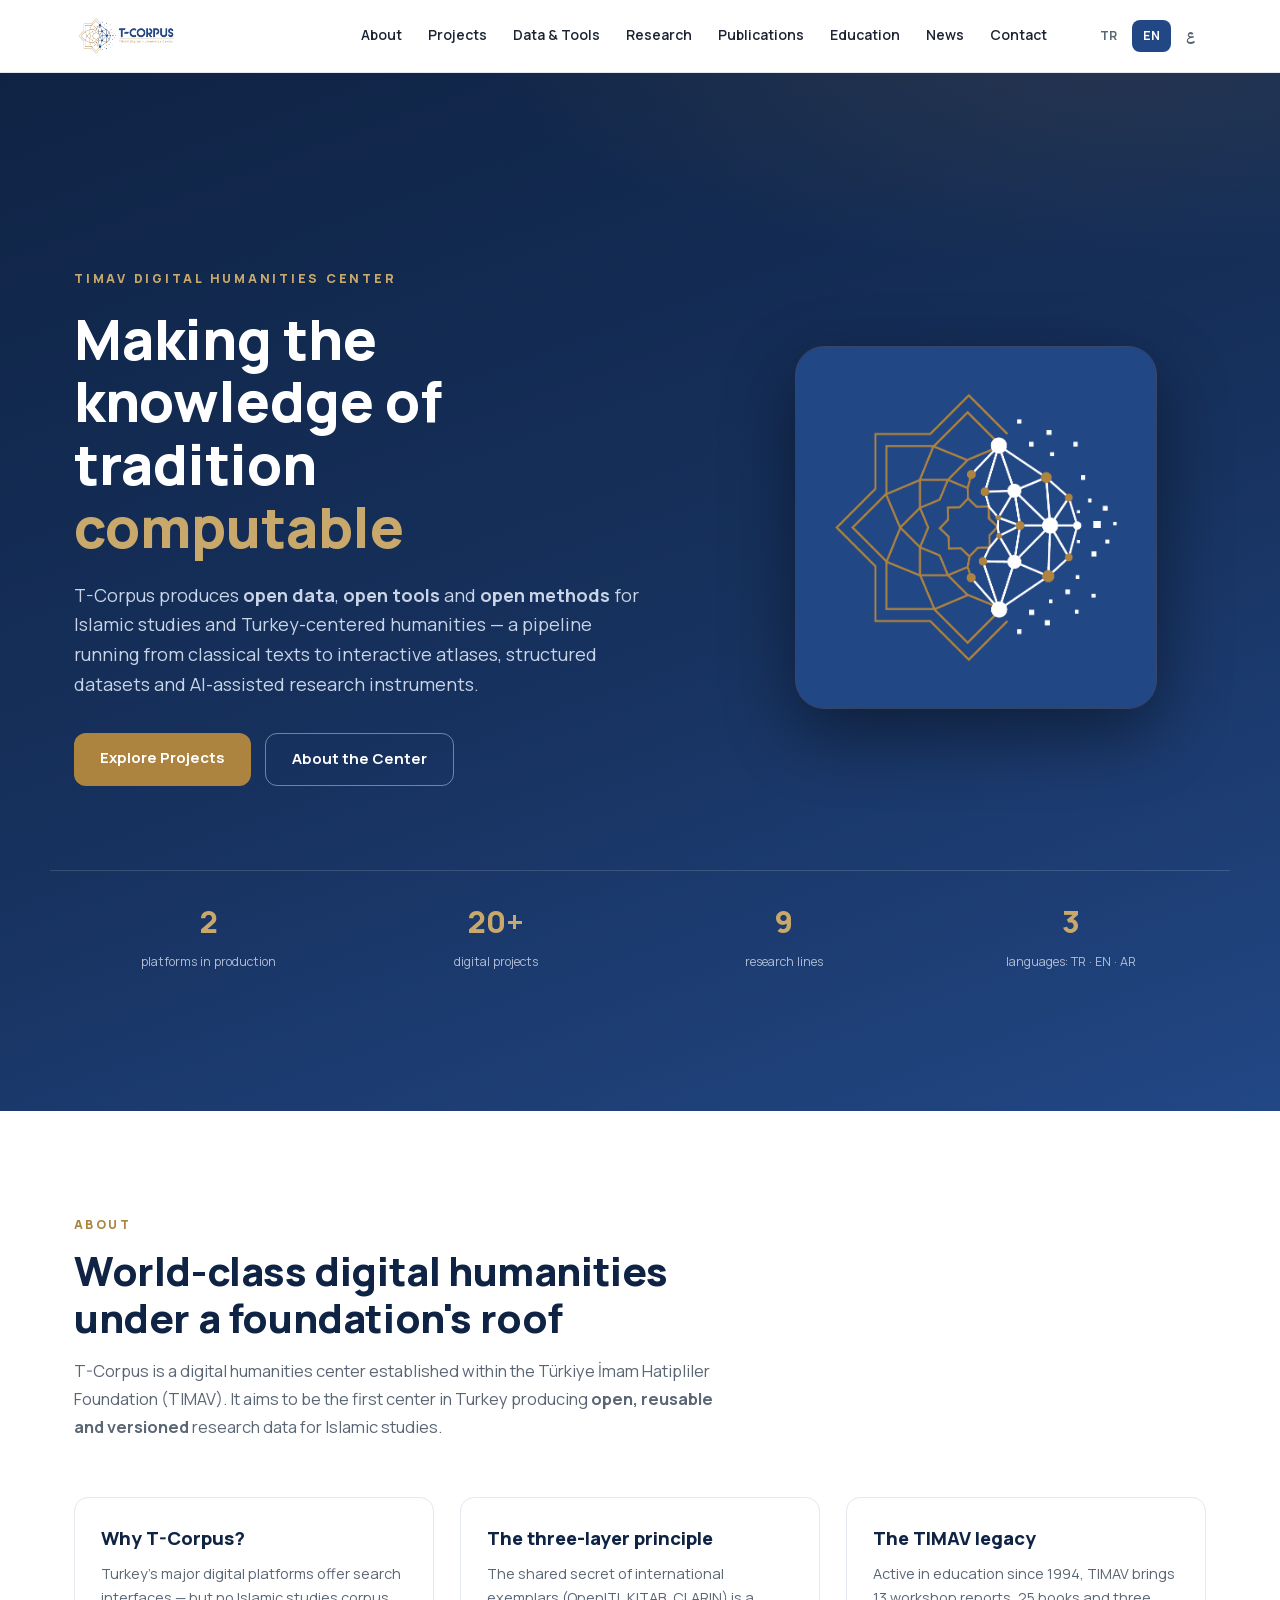
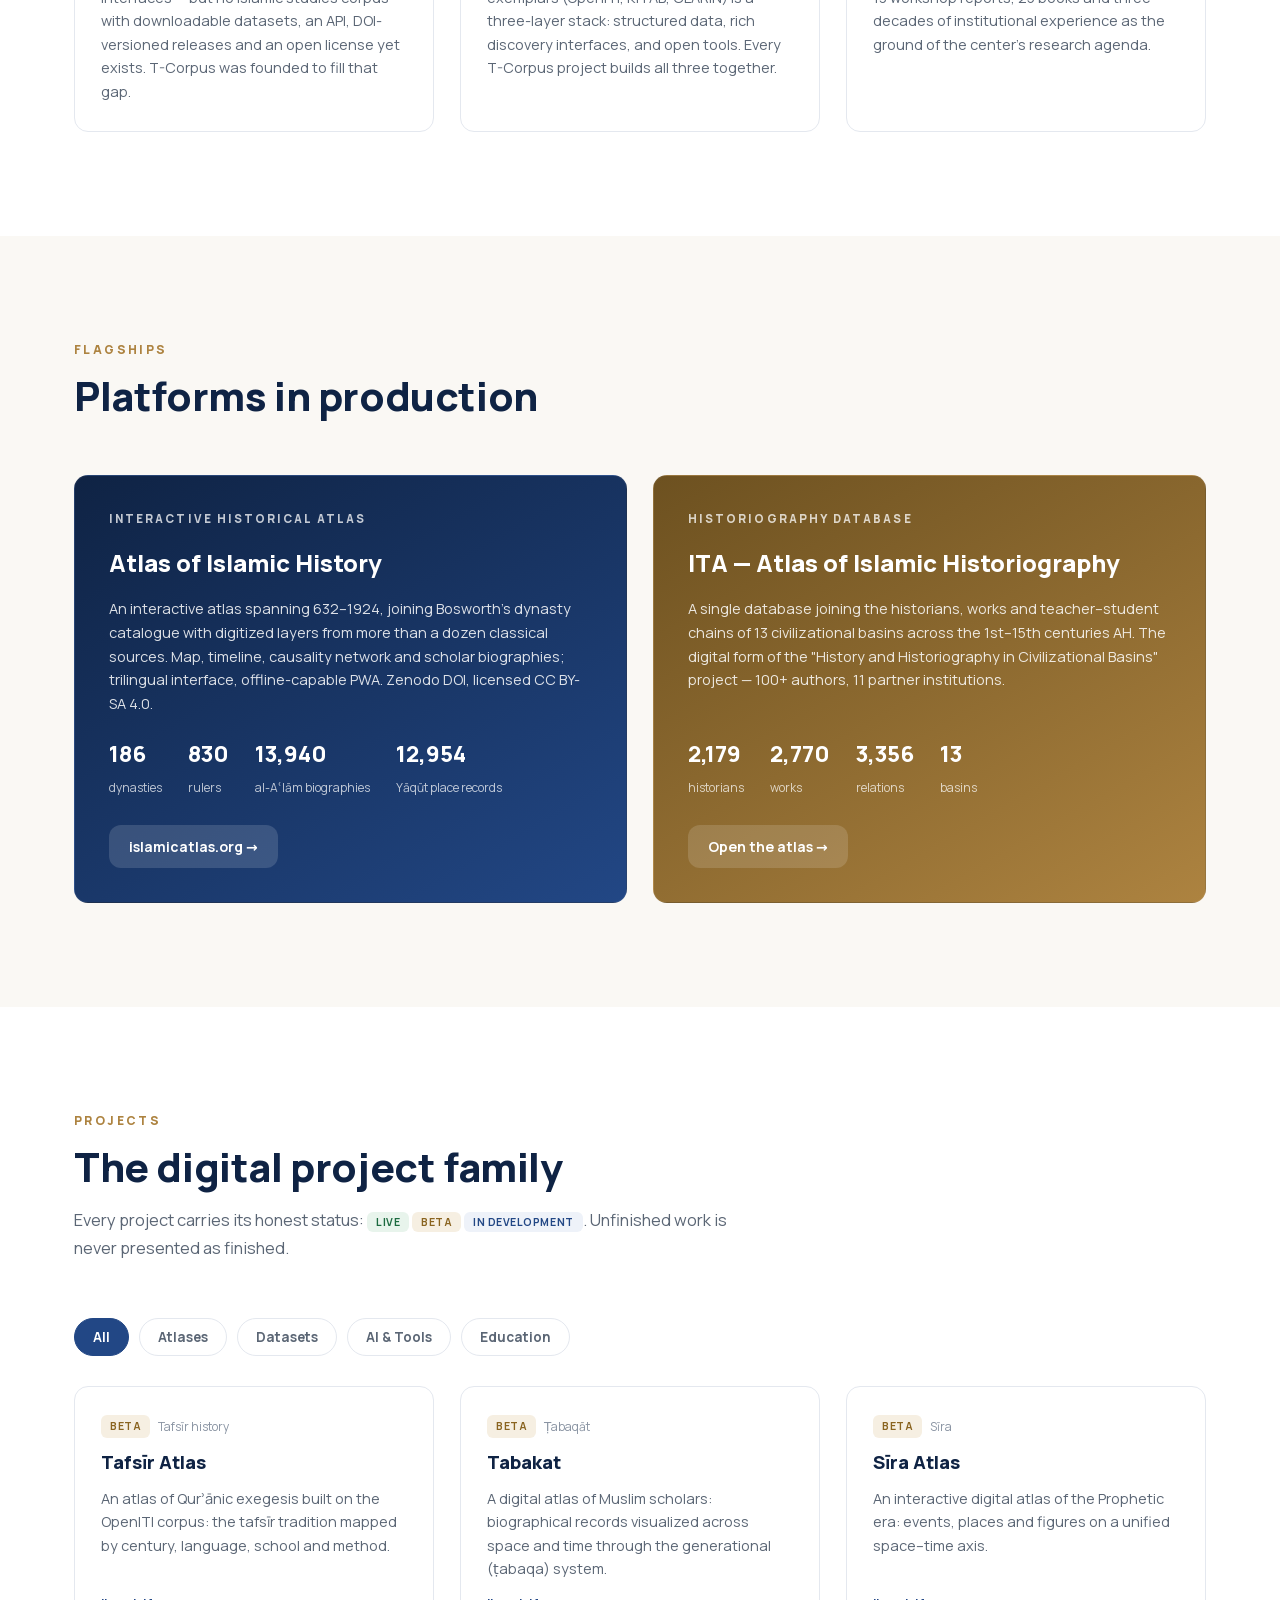
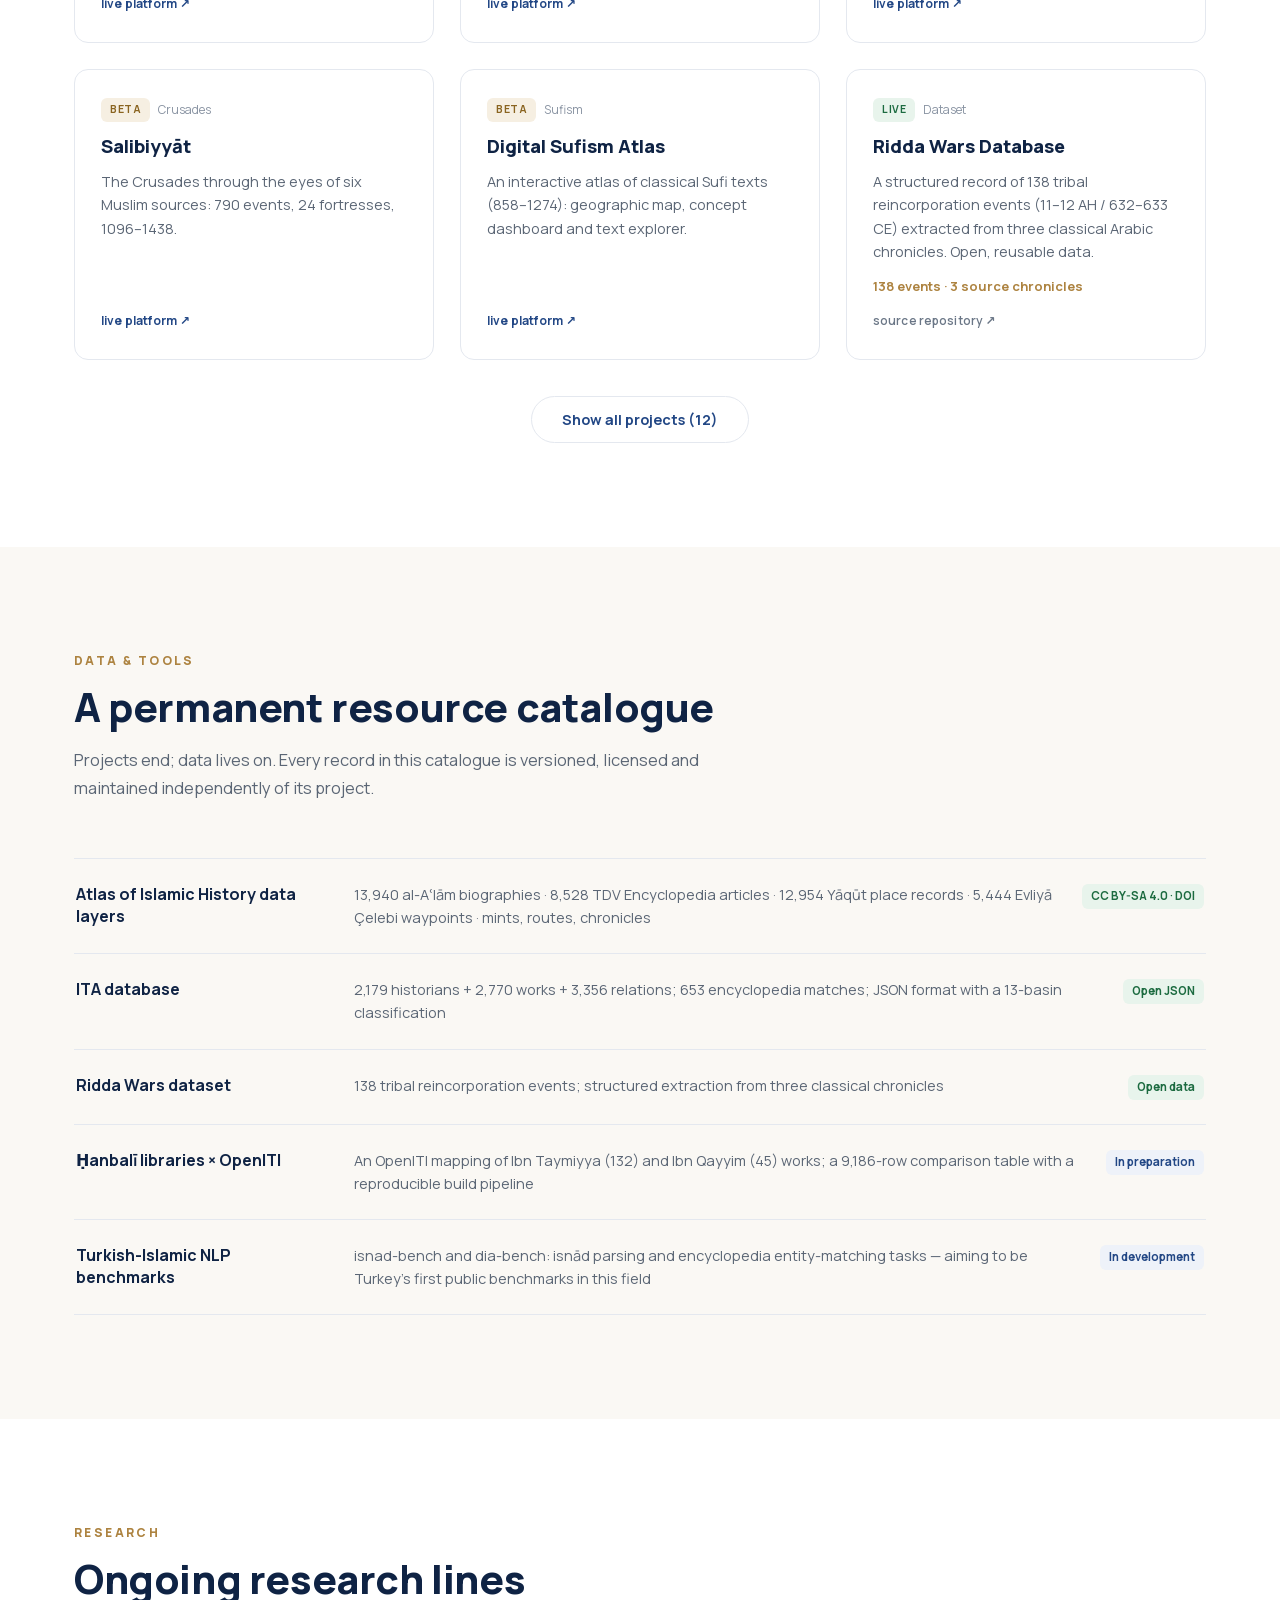
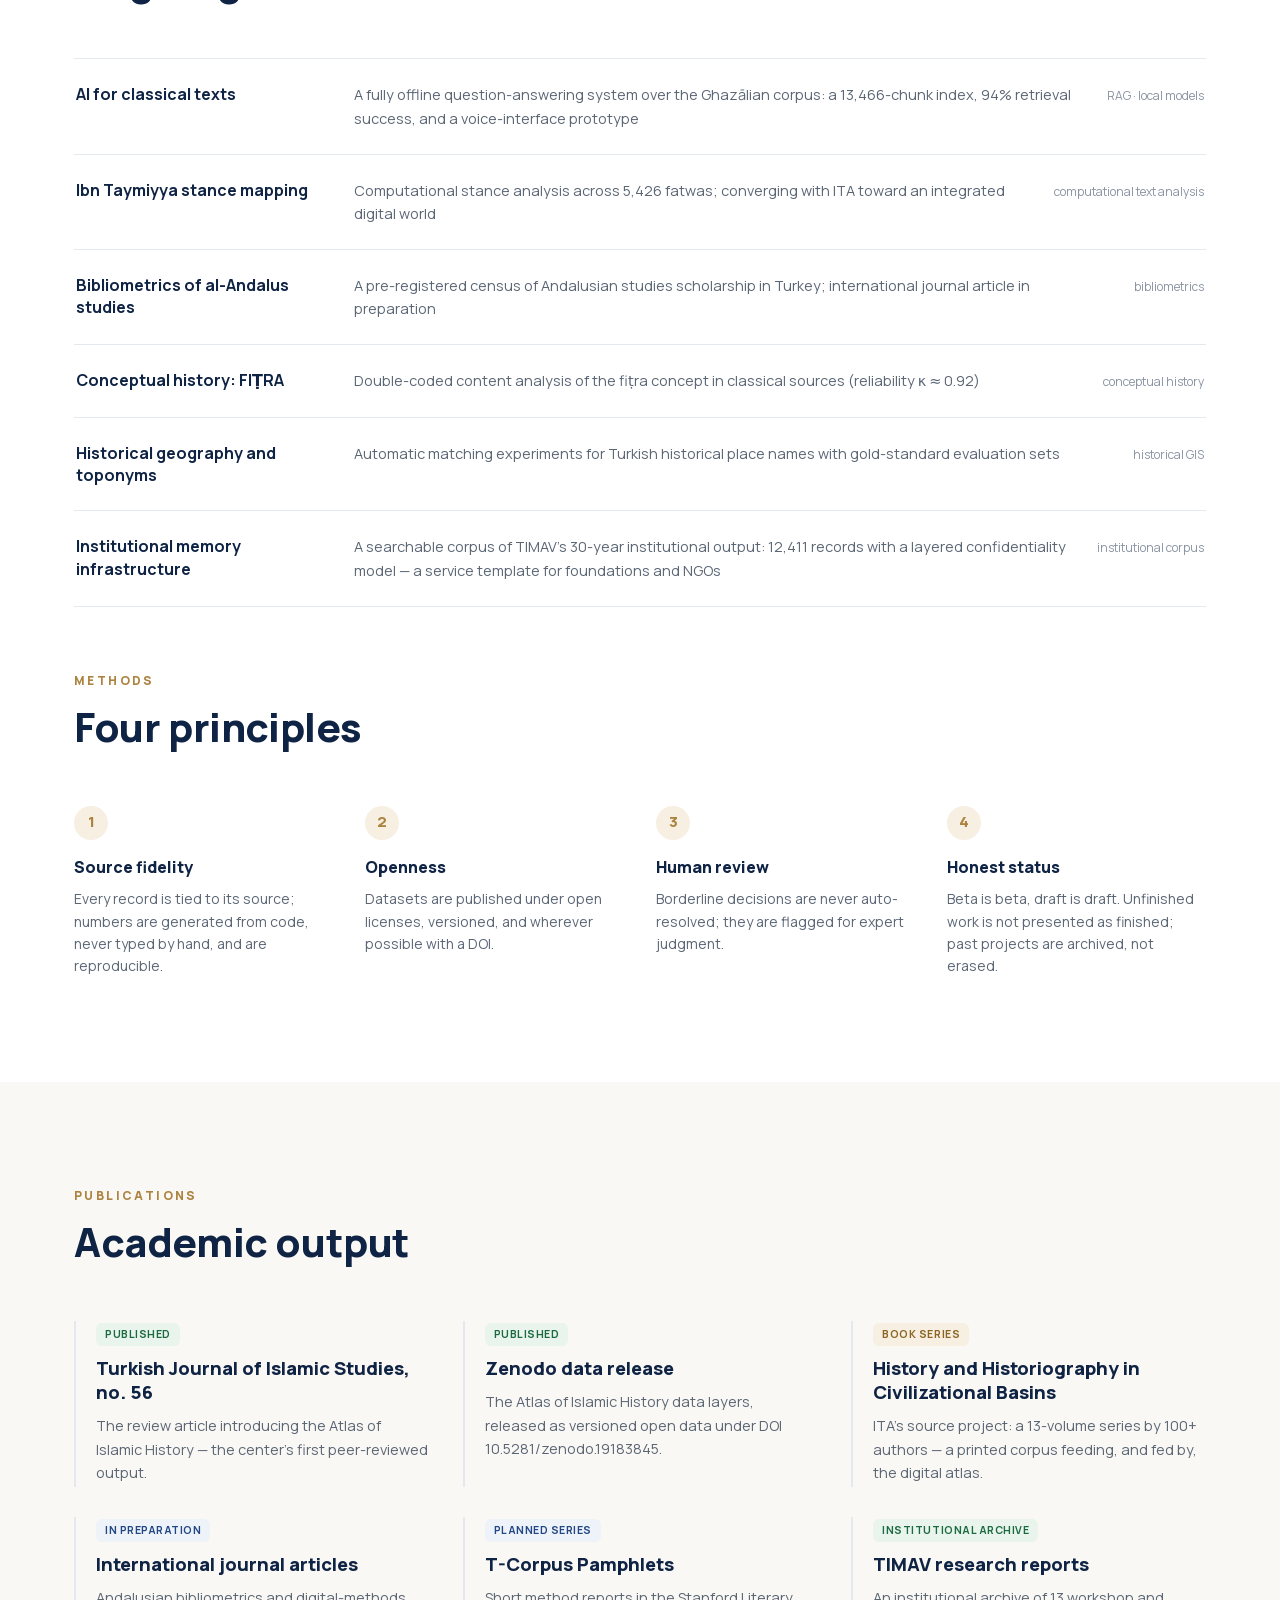
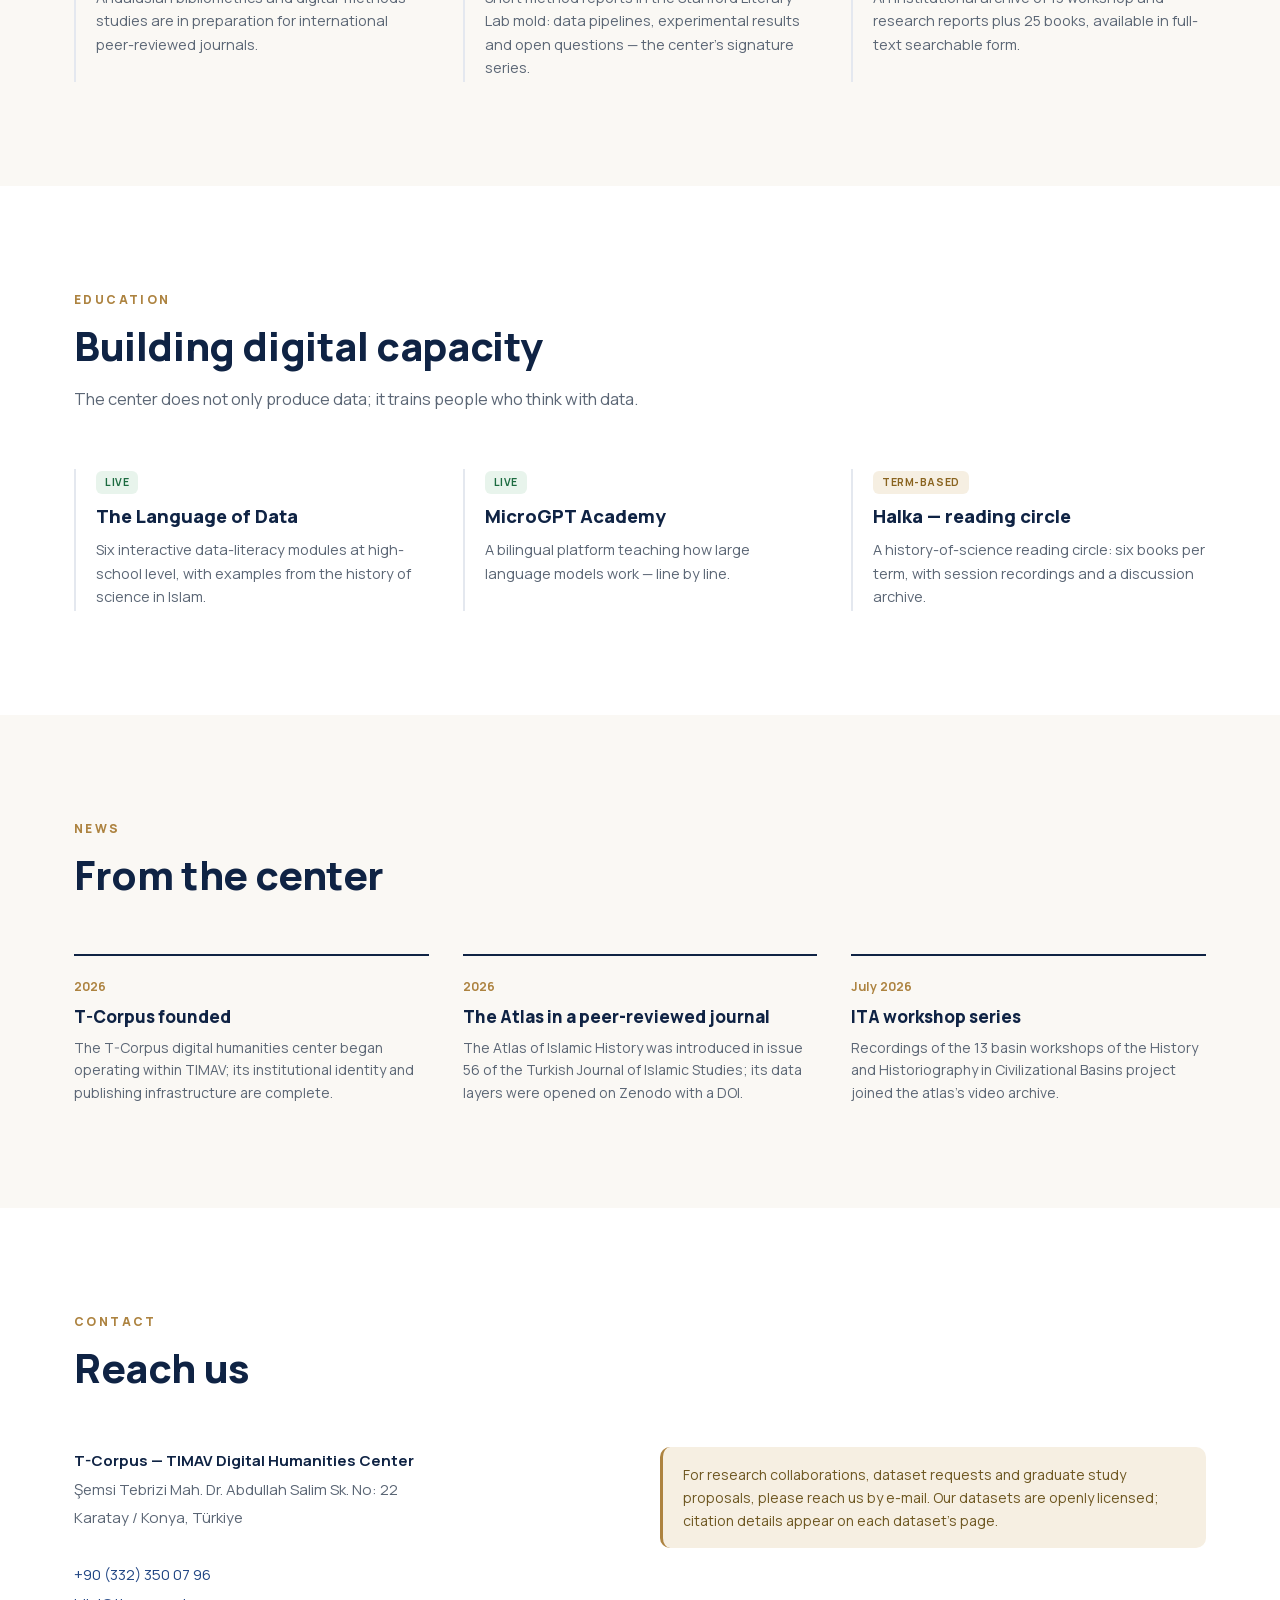
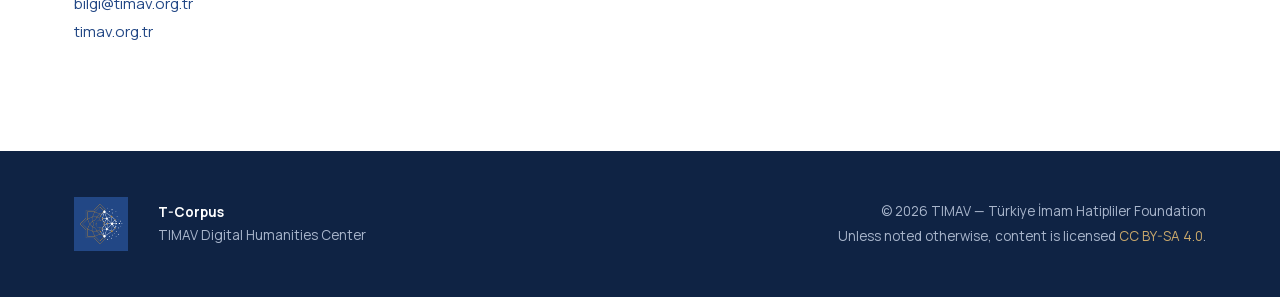
<file: en/index.html>
<!DOCTYPE html>
<html lang="en" dir="ltr">
<head>
<meta charset="utf-8">
<meta name="viewport" content="width=device-width, initial-scale=1">
<title>T-Corpus — TIMAV Digital Humanities Center</title>
<meta name="description" content="T-Corpus is a digital humanities center producing open data, open tools and open methods for Islamic studies and Turkey-centered humanities research.">
<link rel="icon" type="image/png" sizes="32x32" href="../assets/img/favicon-32.png">
<link rel="icon" type="image/png" sizes="192x192" href="../assets/img/favicon-192.png">
<link rel="stylesheet" href="../assets/fonts/fonts.css">
<link rel="stylesheet" href="../assets/css/style.css">
<link rel="canonical" href="https://t-corpus.ai/en/">
<link rel="alternate" hreflang="tr" href="https://t-corpus.ai/tr/">
<link rel="alternate" hreflang="en" href="https://t-corpus.ai/en/">
<link rel="alternate" hreflang="ar" href="https://t-corpus.ai/ar/">
<link rel="alternate" hreflang="x-default" href="https://t-corpus.ai/">
<meta property="og:type" content="website">
<meta property="og:site_name" content="T-Corpus">
<meta property="og:locale" content="en_US">
<meta property="og:url" content="https://t-corpus.ai/en/">
<meta property="og:title" content="T-Corpus — TIMAV Digital Humanities Center">
<meta property="og:description" content="T-Corpus is a digital humanities center producing open data, open tools and open methods for Islamic studies and Turkey-centered humanities research.">
<meta property="og:image" content="https://t-corpus.ai/assets/img/logo-horizontal.png">
<meta name="twitter:card" content="summary_large_image">
<!-- Google tag (gtag.js) -->
<script async src="https://www.googletagmanager.com/gtag/js?id=G-TD74CGKTLG"></script>
<script>
  window.dataLayer = window.dataLayer || [];
  function gtag(){dataLayer.push(arguments);}
  gtag('js', new Date());
  gtag('config', 'G-TD74CGKTLG');
</script>
</head>
<body>

<header class="site-header">
  <div class="wrap">
    <a class="brand" href="#top"><img src="../assets/img/logo-horizontal.png" alt="T-Corpus — TIMAV Digital Humanities Center"></a>
    <button class="nav-toggle" aria-label="Menu">☰</button>
    <nav class="nav">
      <a href="#about">About</a>
      <a href="#projects">Projects</a>
      <a href="#data">Data &amp; Tools</a>
      <a href="#research">Research</a>
      <a href="#publications">Publications</a>
      <a href="#education">Education</a>
      <a href="#news">News</a>
      <a href="#contact">Contact</a>
      <span class="langs">
        <a href="../tr/">TR</a>
        <a class="active" href="#">EN</a>
        <a href="../ar/">ع</a>
      </span>
    </nav>
  </div>
</header>

<section class="hero" id="top">
  <div class="wrap hero-inner">
    <div>
      <div class="kicker">TIMAV Digital Humanities Center</div>
      <h1>Making the knowledge of tradition <em>computable</em></h1>
      <p class="lead">T-Corpus produces <strong>open data</strong>, <strong>open tools</strong>
      and <strong>open methods</strong> for Islamic studies and Turkey-centered humanities —
      a pipeline running from classical texts to interactive atlases, structured datasets
      and AI-assisted research instruments.</p>
      <div class="hero-cta">
        <a class="btn btn-gold" href="#projects">Explore Projects</a>
        <a class="btn btn-ghost" href="#about">About the Center</a>
      </div>
    </div>
    <div class="hero-mark">
      <img src="../assets/img/mark-on-navy.png" alt="">
    </div>
  </div>
  <div class="wrap hero-stats">
    <div><b>2</b><span>platforms in production</span></div>
    <div><b>20+</b><span>digital projects</span></div>
    <div><b>9</b><span>research lines</span></div>
    <div><b>3</b><span>languages: TR · EN · AR</span></div>
  </div>
</section>

<section id="about">
  <div class="wrap">
    <div class="sec-head">
      <div class="kicker">About</div>
      <h2>World-class digital humanities under a foundation's roof</h2>
      <p>T-Corpus is a digital humanities center established within the Türkiye İmam
      Hatipliler Foundation (TIMAV). It aims to be the first center in Turkey producing
      <strong>open, reusable and versioned</strong> research data for Islamic studies.</p>
    </div>
    <div class="grid g3">
      <div class="card">
        <h3>Why T-Corpus?</h3>
        <p>Turkey's major digital platforms offer search interfaces — but no Islamic
        studies corpus with downloadable datasets, an API, DOI-versioned releases and an
        open license yet exists. T-Corpus was founded to fill that gap.</p>
      </div>
      <div class="card">
        <h3>The three-layer principle</h3>
        <p>The shared secret of international exemplars (OpenITI, KITAB, CLARIN) is a
        three-layer stack: structured data, rich discovery interfaces, and open tools.
        Every T-Corpus project builds all three together.</p>
      </div>
      <div class="card">
        <h3>The TIMAV legacy</h3>
        <p>Active in education since 1994, TIMAV brings 13 workshop reports, 25 books and
        three decades of institutional experience as the ground of the center's research
        agenda.</p>
      </div>
    </div>
  </div>
</section>

<section class="alt">
  <div class="wrap">
    <div class="sec-head">
      <div class="kicker">Flagships</div>
      <h2>Platforms in production</h2>
    </div>
    <div class="flagship">
      <div class="flag-card">
        <div class="kicker">Interactive Historical Atlas</div>
        <h3>Atlas of Islamic History</h3>
        <p>An interactive atlas spanning 632–1924, joining Bosworth's dynasty catalogue
        with digitized layers from more than a dozen classical sources. Map, timeline,
        causality network and scholar biographies; trilingual interface, offline-capable
        PWA. Zenodo DOI, licensed CC BY-SA 4.0.</p>
        <div class="stats">
          <div><b>186</b><span>dynasties</span></div>
          <div><b>830</b><span>rulers</span></div>
          <div><b>13,940</b><span>al-Aʿlām biographies</span></div>
          <div><b>12,954</b><span>Yāqūt place records</span></div>
        </div>
        <a class="btn" href="https://islamicatlas.org/" target="_blank" rel="noopener">islamicatlas.org →</a>
      </div>
      <div class="flag-card goldish">
        <div class="kicker">Historiography Database</div>
        <h3>ITA — Atlas of Islamic Historiography</h3>
        <p>A single database joining the historians, works and teacher–student chains of
        13 civilizational basins across the 1st–15th centuries AH. The digital form of the
        "History and Historiography in Civilizational Basins" project — 100+ authors,
        11 partner institutions.</p>
        <div class="stats">
          <div><b>2,179</b><span>historians</span></div>
          <div><b>2,770</b><span>works</span></div>
          <div><b>3,356</b><span>relations</span></div>
          <div><b>13</b><span>basins</span></div>
        </div>
        <a class="btn" href="https://alicetinkaya76.github.io/ita/" target="_blank" rel="noopener">Open the atlas →</a>
      </div>
    </div>
  </div>
</section>

<section id="projects">
  <div class="wrap">
    <div class="sec-head">
      <div class="kicker">Projects</div>
      <h2>The digital project family</h2>
      <p>Every project carries its honest status: <span class="badge live">Live</span>
      <span class="badge beta">Beta</span> <span class="badge dev">In development</span>.
      Unfinished work is never presented as finished.</p>
    </div>
    <div class="filters">
      <button class="active" data-filter="all">All</button>
      <button data-filter="atlas">Atlases</button>
      <button data-filter="veri">Datasets</button>
      <button data-filter="arac">AI &amp; Tools</button>
      <button data-filter="egitim">Education</button>
    </div>
    <div class="grid g3">
      <div class="card" data-cat="atlas">
        <div class="meta"><span class="badge beta">Beta</span><span class="tag">Tafsīr history</span></div>
        <h3><a href="https://alicetinkaya76.github.io/tefsir-atlasi/" target="_blank" rel="noopener">Tafsīr Atlas</a></h3>
        <p>An atlas of Qurʾānic exegesis built on the OpenITI corpus: the tafsīr tradition
        mapped by century, language, school and method.</p>
      </div>
      <div class="card" data-cat="atlas">
        <div class="meta"><span class="badge beta">Beta</span><span class="tag">Ṭabaqāt</span></div>
        <h3><a href="https://alicetinkaya76.github.io/tabakat-io/" target="_blank" rel="noopener">Tabakat</a></h3>
        <p>A digital atlas of Muslim scholars: biographical records visualized across
        space and time through the generational (ṭabaqa) system.</p>
      </div>
      <div class="card" data-cat="atlas">
        <div class="meta"><span class="badge beta">Beta</span><span class="tag">Sīra</span></div>
        <h3><a href="https://alicetinkaya76.github.io/siyer-atlas/" target="_blank" rel="noopener">Sīra Atlas</a></h3>
        <p>An interactive digital atlas of the Prophetic era: events, places and figures
        on a unified space–time axis.</p>
      </div>
      <div class="card" data-cat="atlas">
        <div class="meta"><span class="badge beta">Beta</span><span class="tag">Crusades</span></div>
        <h3><a href="https://alicetinkaya76.github.io/salibiyyat/" target="_blank" rel="noopener">Salibiyyāt</a></h3>
        <p>The Crusades through the eyes of six Muslim sources: 790 events, 24 fortresses,
        1096–1438.</p>
      </div>
      <div class="card" data-cat="atlas">
        <div class="meta"><span class="badge beta">Beta</span><span class="tag">Sufism</span></div>
        <h3><a href="https://alicetinkaya76.github.io/dijital-tasavvuf-atlasi/" target="_blank" rel="noopener">Digital Sufism Atlas</a></h3>
        <p>An interactive atlas of classical Sufi texts (858–1274): geographic map,
        concept dashboard and text explorer.</p>
      </div>
      <div class="card" data-cat="veri">
        <div class="meta"><span class="badge live">Live</span><span class="tag">Dataset</span></div>
        <h3><a href="https://github.com/alicetinkaya76/ridda-wars-database" target="_blank" rel="noopener">Ridda Wars Database</a></h3>
        <p>A structured record of 138 tribal reincorporation events (11–12 AH / 632–633 CE)
        extracted from three classical Arabic chronicles. Open, reusable data.</p>
        <span class="num">138 events · 3 source chronicles</span>
      </div>
      <div class="card" data-cat="veri arac">
        <div class="meta"><span class="badge dev">In development</span><span class="tag">Corpus</span></div>
        <h3><a href="https://github.com/alicetinkaya76/ibntaymiyya-corpus" target="_blank" rel="noopener">Ibn Taymiyya Corpus</a></h3>
        <p>Computational stance mapping across 124+ OpenITI works: a structured corpus of
        5,426 fatwas with its analysis pipeline.</p>
        <span class="num">5,426 fatwas · 132 works</span>
      </div>
      <div class="card" data-cat="atlas">
        <div class="meta"><span class="badge beta">Beta</span><span class="tag">Medieval Mediterranean</span></div>
        <h3><a href="https://alicetinkaya76.github.io/frontier-heritage-corpus/" target="_blank" rel="noopener">Frontier Heritage Corpus</a></h3>
        <p>A study of frontier heritage across multilingual medieval Mediterranean
        chronicles — Arabic, Latin and Greek.</p>
      </div>
      <div class="card" data-cat="atlas">
        <div class="meta"><span class="badge beta">Beta</span><span class="tag">Book history</span></div>
        <h3><a href="https://alicetinkaya76.github.io/islam-kitap-tarihi/" target="_blank" rel="noopener">The Book in Islam</a></h3>
        <p>An interactive adaptation of Pedersen's classic: book production, scribal
        culture and library tradition in the Islamic world.</p>
      </div>
      <div class="card" data-cat="egitim">
        <div class="meta"><span class="badge live">Live</span><span class="tag">Qurʾānic Arabic</span></div>
        <h3><a href="https://alicetinkaya76.github.io/ustaz/" target="_blank" rel="noopener">Ustaz</a></h3>
        <p>A "meaning-first" application for learning Qurʾānic Arabic: interlinear
        analysis and staged vocabulary.</p>
      </div>
      <div class="card" data-cat="egitim">
        <div class="meta"><span class="badge beta">Beta</span><span class="tag">Reading circle</span></div>
        <h3><a href="https://alicetinkaya76.github.io/halka/" target="_blank" rel="noopener">Halka</a></h3>
        <p>A history-of-science reading circle platform: term-based book programs, session
        archive and discussion records.</p>
      </div>
      <div class="card" data-cat="egitim">
        <div class="meta"><span class="badge live">Live</span><span class="tag">Data literacy</span></div>
        <h3><a href="https://alicetinkaya76.github.io/verinin-dili/" target="_blank" rel="noopener">The Language of Data</a></h3>
        <p>Six interactive data-literacy modules for high-school students — from
        al-Bīrūnī's calculator to modern visualization.</p>
      </div>
    </div>
  </div>
</section>

<section class="alt" id="data">
  <div class="wrap">
    <div class="sec-head">
      <div class="kicker">Data &amp; Tools</div>
      <h2>A permanent resource catalogue</h2>
      <p>Projects end; data lives on. Every record in this catalogue is versioned,
      licensed and maintained independently of its project.</p>
    </div>
    <div class="rows">
      <div class="row">
        <b>Atlas of Islamic History data layers</b>
        <p>13,940 al-Aʿlām biographies · 8,528 TDV Encyclopedia articles · 12,954 Yāqūt
        place records · 5,444 Evliyā Çelebi waypoints · mints, routes, chronicles</p>
        <span class="badge live">CC BY-SA 4.0 · DOI</span>
      </div>
      <div class="row">
        <b>ITA database</b>
        <p>2,179 historians + 2,770 works + 3,356 relations; 653 encyclopedia matches;
        JSON format with a 13-basin classification</p>
        <span class="badge live">Open JSON</span>
      </div>
      <div class="row">
        <b>Ridda Wars dataset</b>
        <p>138 tribal reincorporation events; structured extraction from three classical
        chronicles</p>
        <span class="badge live">Open data</span>
      </div>
      <div class="row">
        <b>Ḥanbalī libraries × OpenITI</b>
        <p>An OpenITI mapping of Ibn Taymiyya (132) and Ibn Qayyim (45) works; a 9,186-row
        comparison table with a reproducible build pipeline</p>
        <span class="badge dev">In preparation</span>
      </div>
      <div class="row">
        <b>Turkish-Islamic NLP benchmarks</b>
        <p>isnad-bench and dia-bench: isnād parsing and encyclopedia entity-matching
        tasks — aiming to be Turkey's first public benchmarks in this field</p>
        <span class="badge dev">In development</span>
      </div>
    </div>
  </div>
</section>

<section id="research">
  <div class="wrap">
    <div class="sec-head">
      <div class="kicker">Research</div>
      <h2>Ongoing research lines</h2>
    </div>
    <div class="rows">
      <div class="row">
        <b>AI for classical texts</b>
        <p>A fully offline question-answering system over the Ghazālian corpus: a
        13,466-chunk index, 94% retrieval success, and a voice-interface prototype</p>
        <span class="tag">RAG · local models</span>
      </div>
      <div class="row">
        <b>Ibn Taymiyya stance mapping</b>
        <p>Computational stance analysis across 5,426 fatwas; converging with ITA toward
        an integrated digital world</p>
        <span class="tag">computational text analysis</span>
      </div>
      <div class="row">
        <b>Bibliometrics of al-Andalus studies</b>
        <p>A pre-registered census of Andalusian studies scholarship in Turkey;
        international journal article in preparation</p>
        <span class="tag">bibliometrics</span>
      </div>
      <div class="row">
        <b>Conceptual history: FIṬRA</b>
        <p>Double-coded content analysis of the fiṭra concept in classical sources
        (reliability κ ≈ 0.92)</p>
        <span class="tag">conceptual history</span>
      </div>
      <div class="row">
        <b>Historical geography and toponyms</b>
        <p>Automatic matching experiments for Turkish historical place names with
        gold-standard evaluation sets</p>
        <span class="tag">historical GIS</span>
      </div>
      <div class="row">
        <b>Institutional memory infrastructure</b>
        <p>A searchable corpus of TIMAV's 30-year institutional output: 12,411 records
        with a layered confidentiality model — a service template for foundations and NGOs</p>
        <span class="tag">institutional corpus</span>
      </div>
    </div>

    <div class="sec-head" style="margin-top:64px">
      <div class="kicker">Methods</div>
      <h2>Four principles</h2>
    </div>
    <div class="principles">
      <div class="principle">
        <div class="no">1</div>
        <h3>Source fidelity</h3>
        <p>Every record is tied to its source; numbers are generated from code, never
        typed by hand, and are reproducible.</p>
      </div>
      <div class="principle">
        <div class="no">2</div>
        <h3>Openness</h3>
        <p>Datasets are published under open licenses, versioned, and wherever possible
        with a DOI.</p>
      </div>
      <div class="principle">
        <div class="no">3</div>
        <h3>Human review</h3>
        <p>Borderline decisions are never auto-resolved; they are flagged for expert
        judgment.</p>
      </div>
      <div class="principle">
        <div class="no">4</div>
        <h3>Honest status</h3>
        <p>Beta is beta, draft is draft. Unfinished work is not presented as finished;
        past projects are archived, not erased.</p>
      </div>
    </div>
  </div>
</section>

<section class="alt" id="publications">
  <div class="wrap">
    <div class="sec-head">
      <div class="kicker">Publications</div>
      <h2>Academic output</h2>
    </div>
    <div class="grid g3">
      <div class="card">
        <div class="meta"><span class="badge live">Published</span></div>
        <h3>Turkish Journal of Islamic Studies, no. 56</h3>
        <p>The review article introducing the Atlas of Islamic History — the center's
        first peer-reviewed output.</p>
      </div>
      <div class="card">
        <div class="meta"><span class="badge live">Published</span></div>
        <h3>Zenodo data release</h3>
        <p>The Atlas of Islamic History data layers, released as versioned open data
        under DOI 10.5281/zenodo.19183845.</p>
      </div>
      <div class="card">
        <div class="meta"><span class="badge beta">Book series</span></div>
        <h3>History and Historiography in Civilizational Basins</h3>
        <p>ITA's source project: a 13-volume series by 100+ authors — a printed corpus
        feeding, and fed by, the digital atlas.</p>
      </div>
      <div class="card">
        <div class="meta"><span class="badge dev">In preparation</span></div>
        <h3>International journal articles</h3>
        <p>Andalusian bibliometrics and digital-methods studies are in preparation for
        international peer-reviewed journals.</p>
      </div>
      <div class="card">
        <div class="meta"><span class="badge dev">Planned series</span></div>
        <h3>T-Corpus Pamphlets</h3>
        <p>Short method reports in the Stanford Literary Lab mold: data pipelines,
        experimental results and open questions — the center's signature series.</p>
      </div>
      <div class="card">
        <div class="meta"><span class="badge live">Institutional archive</span></div>
        <h3>TIMAV research reports</h3>
        <p>An institutional archive of 13 workshop and research reports plus 25 books,
        available in full-text searchable form.</p>
      </div>
    </div>
  </div>
</section>

<section id="education">
  <div class="wrap">
    <div class="sec-head">
      <div class="kicker">Education</div>
      <h2>Building digital capacity</h2>
      <p>The center does not only produce data; it trains people who think with data.</p>
    </div>
    <div class="grid g3">
      <div class="card">
        <div class="meta"><span class="badge live">Live</span></div>
        <h3>The Language of Data</h3>
        <p>Six interactive data-literacy modules at high-school level, with examples from
        the history of science in Islam.</p>
      </div>
      <div class="card">
        <div class="meta"><span class="badge live">Live</span></div>
        <h3>MicroGPT Academy</h3>
        <p>A bilingual platform teaching how large language models work — line by line.</p>
      </div>
      <div class="card">
        <div class="meta"><span class="badge beta">Term-based</span></div>
        <h3>Halka — reading circle</h3>
        <p>A history-of-science reading circle: six books per term, with session
        recordings and a discussion archive.</p>
      </div>
    </div>
  </div>
</section>

<section class="alt" id="news">
  <div class="wrap">
    <div class="sec-head">
      <div class="kicker">News</div>
      <h2>From the center</h2>
    </div>
    <div class="news">
      <article>
        <time datetime="2026">2026</time>
        <h3>T-Corpus founded</h3>
        <p>The T-Corpus digital humanities center began operating within TIMAV; its
        institutional identity and publishing infrastructure are complete.</p>
      </article>
      <article>
        <time datetime="2026">2026</time>
        <h3>The Atlas in a peer-reviewed journal</h3>
        <p>The Atlas of Islamic History was introduced in issue 56 of the Turkish Journal
        of Islamic Studies; its data layers were opened on Zenodo with a DOI.</p>
      </article>
      <article>
        <time datetime="2026-07">July 2026</time>
        <h3>ITA workshop series</h3>
        <p>Recordings of the 13 basin workshops of the History and Historiography in
        Civilizational Basins project joined the atlas's video archive.</p>
      </article>
    </div>
  </div>
</section>

<section id="contact">
  <div class="wrap">
    <div class="sec-head">
      <div class="kicker">Contact</div>
      <h2>Reach us</h2>
    </div>
    <div class="contact-grid">
      <address>
        <b>T-Corpus — TIMAV Digital Humanities Center</b><br>
        Şemsi Tebrizi Mah. Dr. Abdullah Salim Sk. No: 22<br>
        Karatay / Konya, Türkiye<br><br>
        <a href="tel:+903323500796">+90 (332) 350 07 96</a><br>
        <a href="mailto:bilgi@timav.org.tr">bilgi@timav.org.tr</a><br>
        <a href="https://timav.org.tr" target="_blank" rel="noopener">timav.org.tr</a>
      </address>
      <div class="note">
        For research collaborations, dataset requests and graduate study proposals,
        please reach us by e-mail. Our datasets are openly licensed; citation details
        appear on each dataset's page.
      </div>
    </div>
  </div>
</section>

<footer class="site-footer">
  <div class="wrap">
    <img src="../assets/img/mark-on-navy.png" alt="T-Corpus">
    <div>
      <b style="color:#fff">T-Corpus</b><br>
      TIMAV Digital Humanities Center
    </div>
    <div class="fine">
      © 2026 TIMAV — Türkiye İmam Hatipliler Foundation<br>
      Unless noted otherwise, content is licensed <a href="https://creativecommons.org/licenses/by-sa/4.0/" target="_blank" rel="noopener">CC BY-SA 4.0</a>.
    </div>
  </div>
</footer>

<script src="../assets/js/main.js"></script>
</body>
</html>
</file>
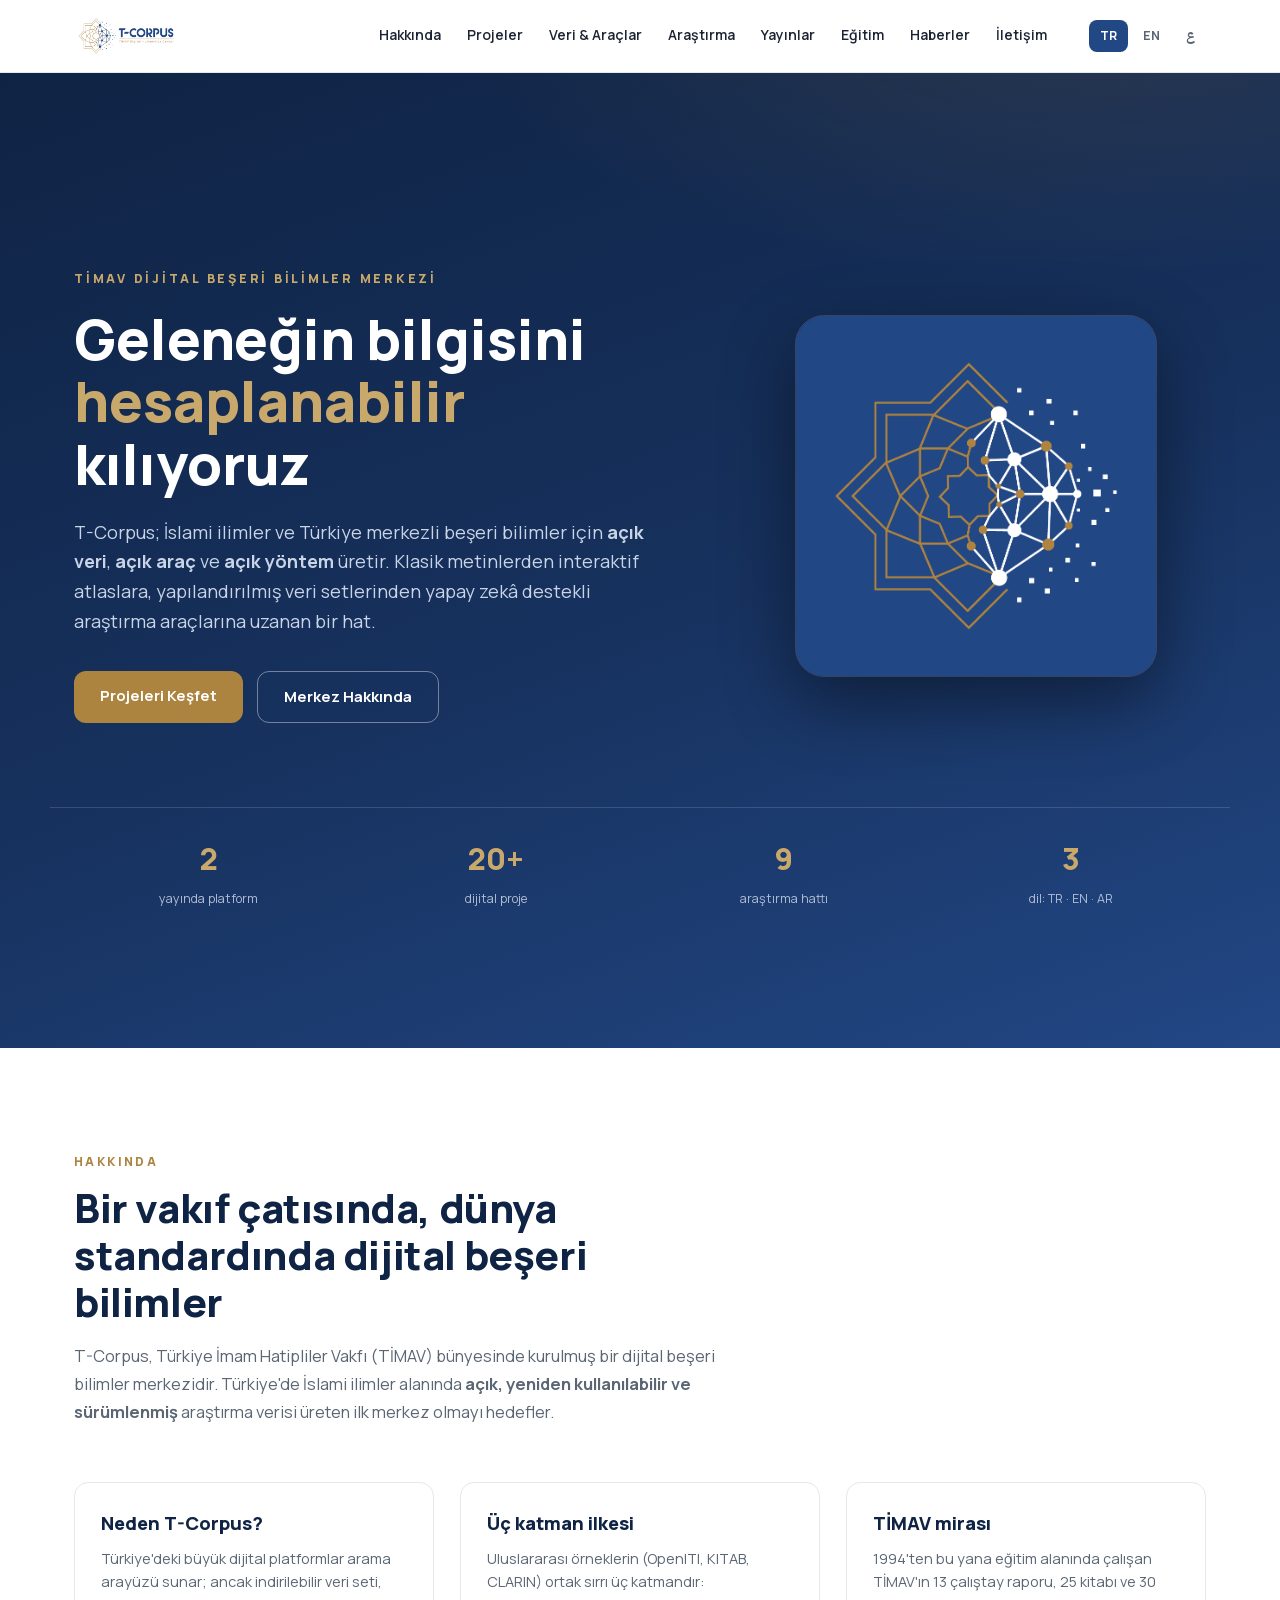
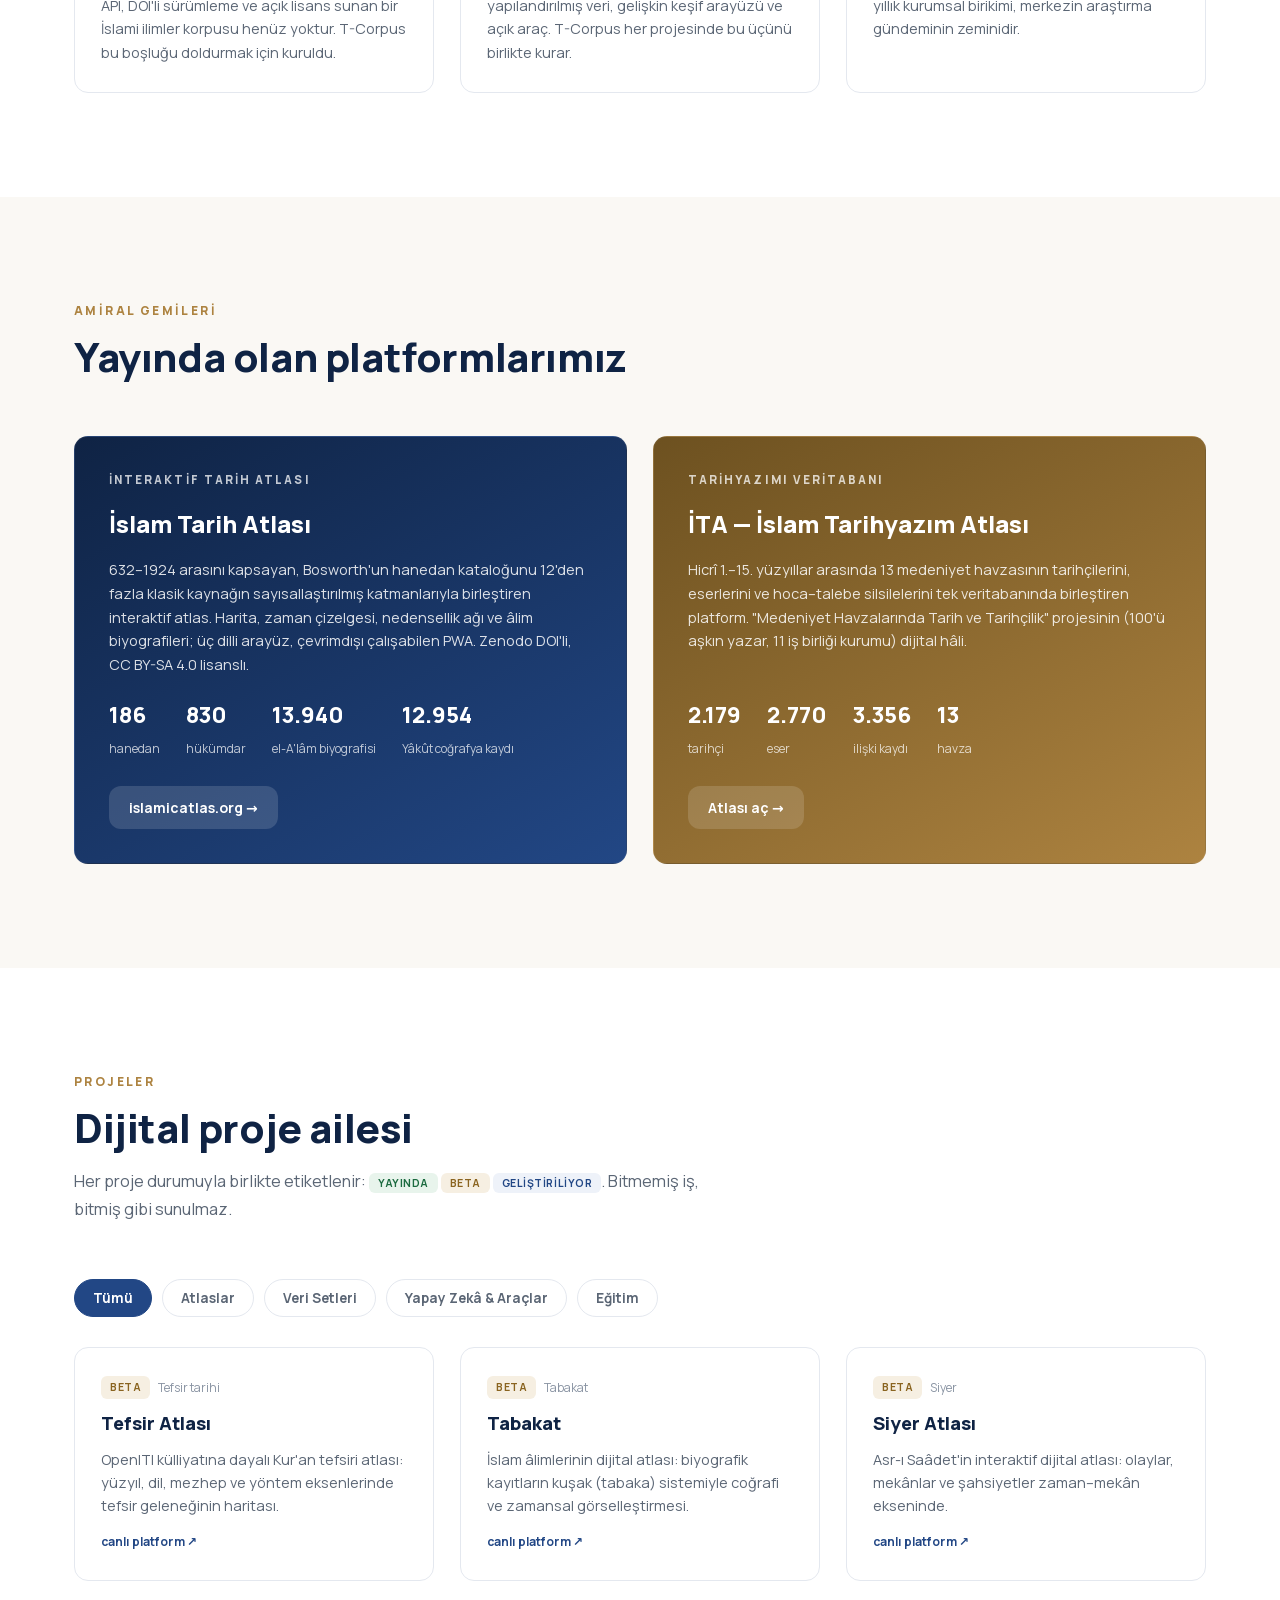
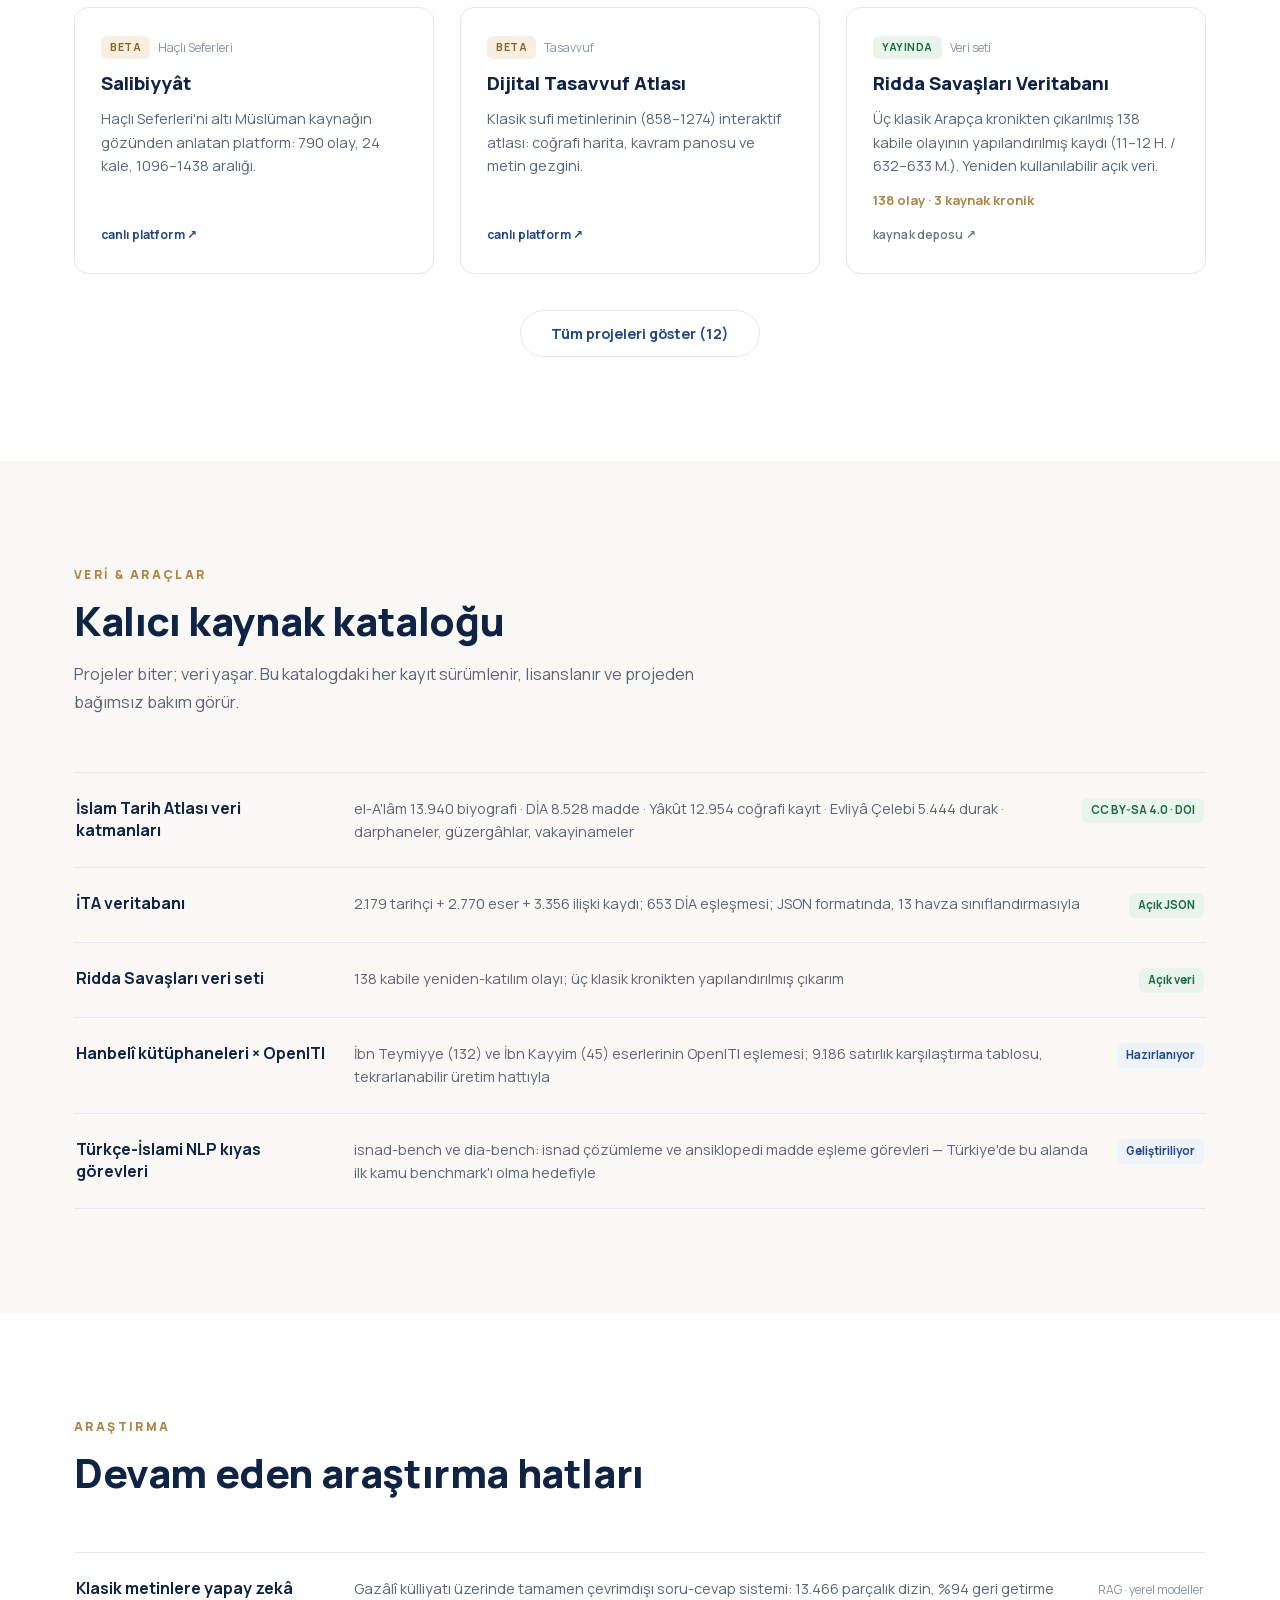
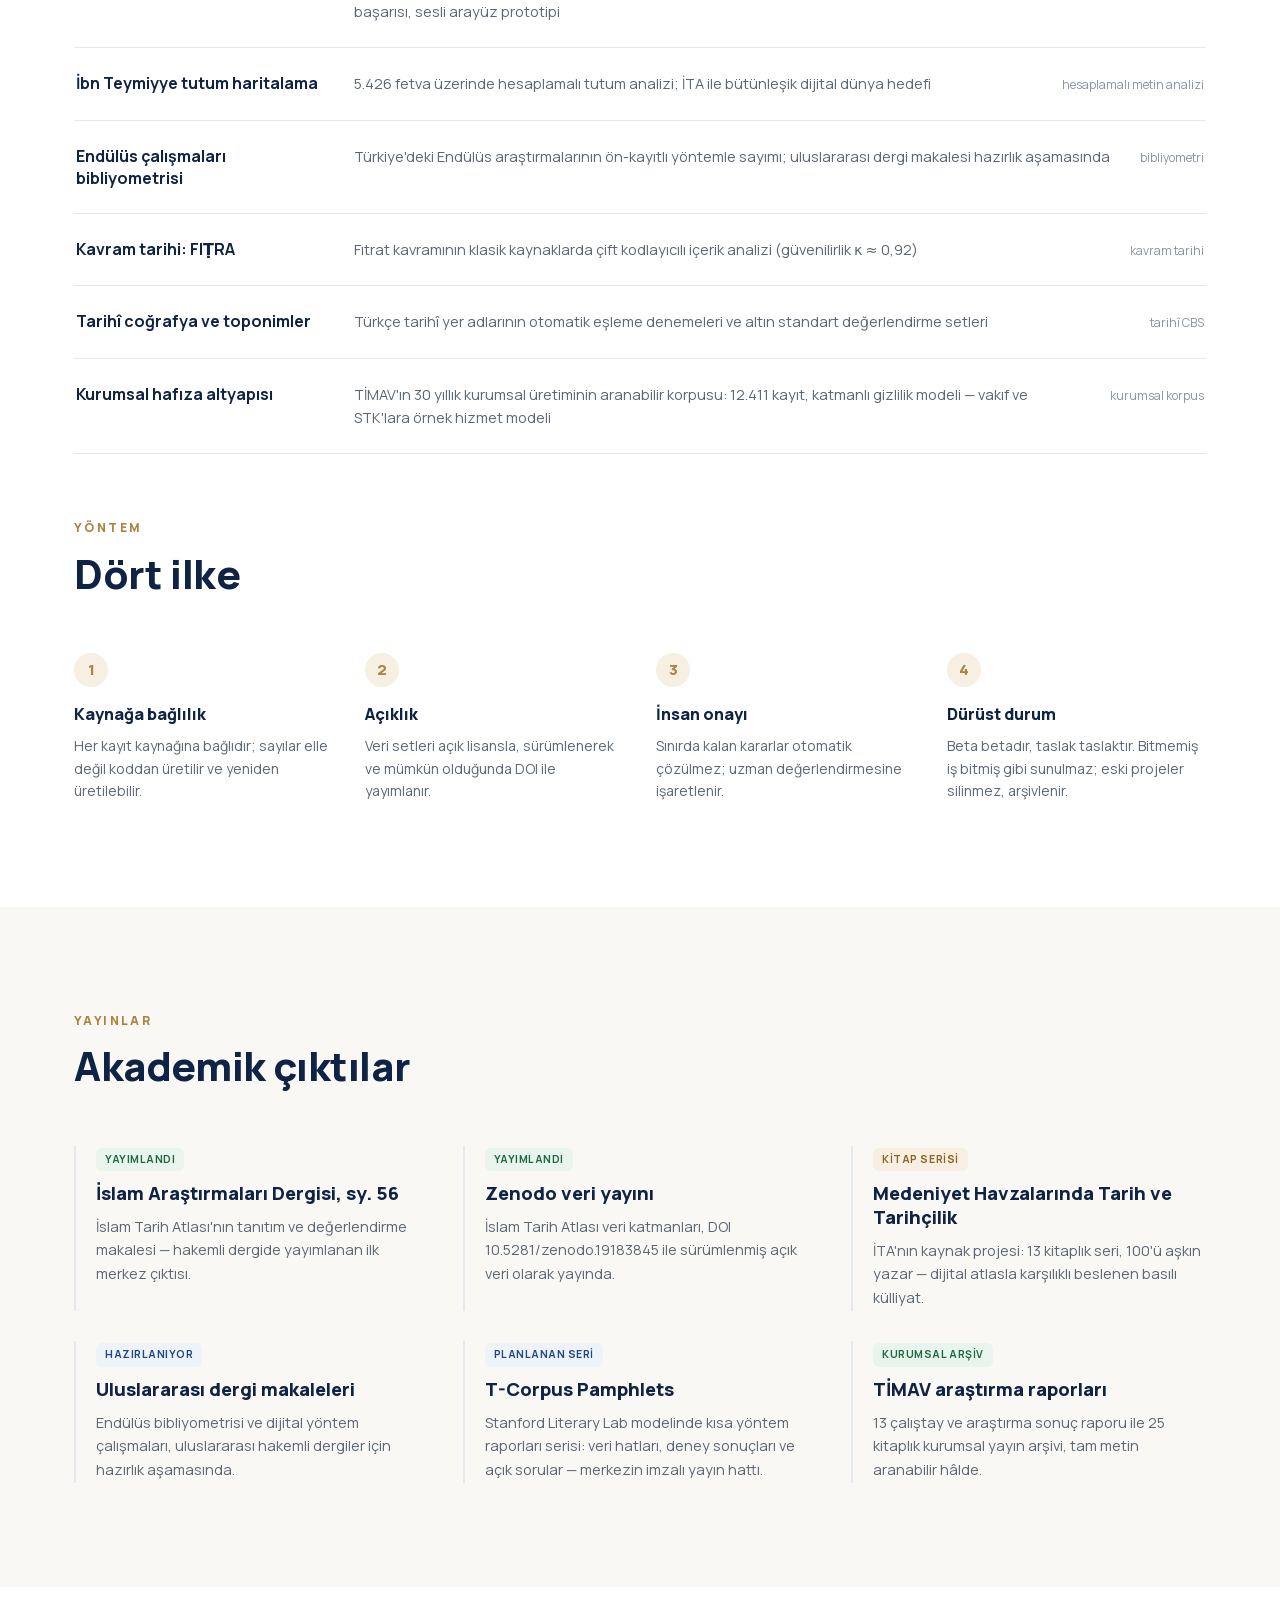
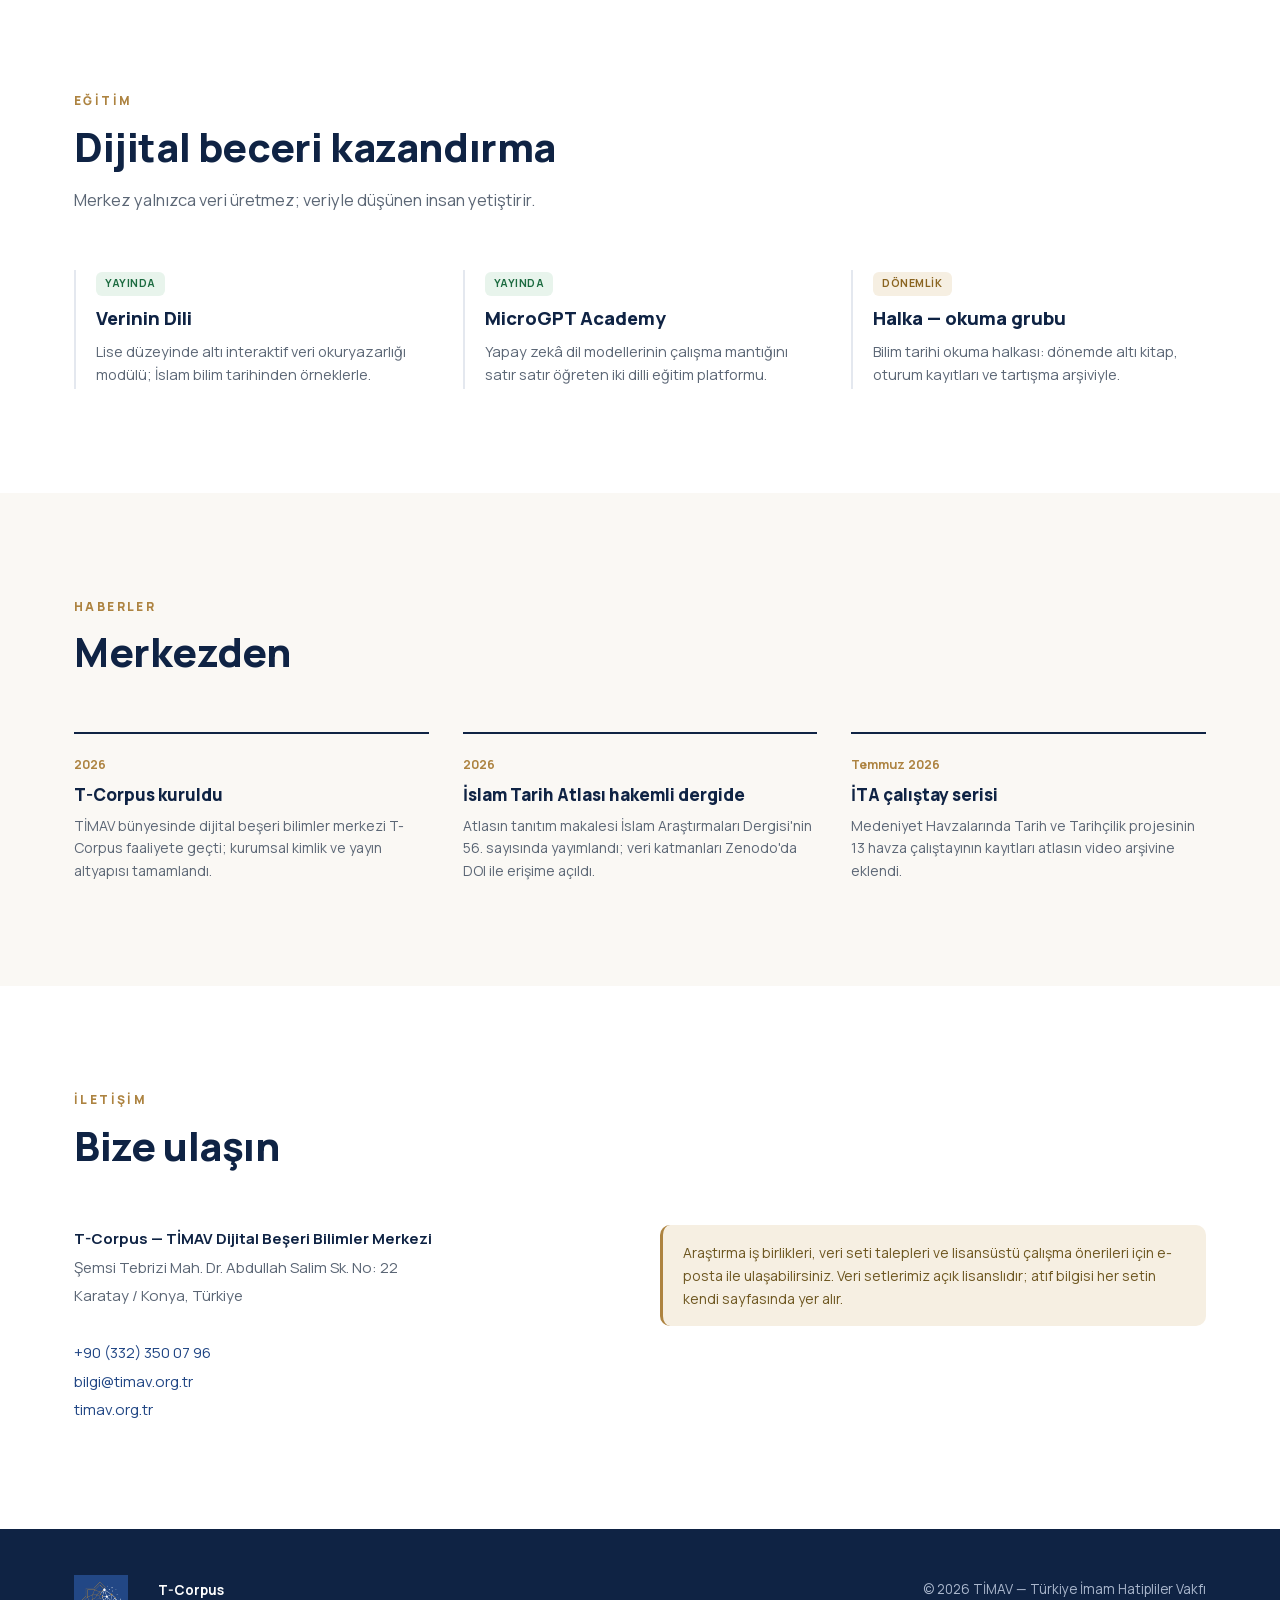
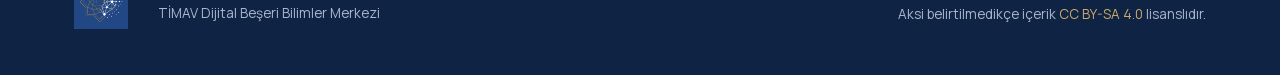
<file: tr/index.html>
<!DOCTYPE html>
<html lang="tr" dir="ltr">
<head>
<meta charset="utf-8">
<meta name="viewport" content="width=device-width, initial-scale=1">
<title>T-Corpus — TİMAV Dijital Beşeri Bilimler Merkezi</title>
<meta name="description" content="T-Corpus, İslami ilimler ve Türkiye merkezli beşeri bilimler için açık veri, açık araç ve açık yöntem üreten dijital beşeri bilimler merkezidir.">
<link rel="icon" type="image/png" sizes="32x32" href="../assets/img/favicon-32.png">
<link rel="icon" type="image/png" sizes="192x192" href="../assets/img/favicon-192.png">
<link rel="stylesheet" href="../assets/fonts/fonts.css">
<link rel="stylesheet" href="../assets/css/style.css">
<link rel="canonical" href="https://t-corpus.ai/tr/">
<link rel="alternate" hreflang="tr" href="https://t-corpus.ai/tr/">
<link rel="alternate" hreflang="en" href="https://t-corpus.ai/en/">
<link rel="alternate" hreflang="ar" href="https://t-corpus.ai/ar/">
<link rel="alternate" hreflang="x-default" href="https://t-corpus.ai/">
<meta property="og:type" content="website">
<meta property="og:site_name" content="T-Corpus">
<meta property="og:locale" content="tr_TR">
<meta property="og:url" content="https://t-corpus.ai/tr/">
<meta property="og:title" content="T-Corpus — TİMAV Dijital Beşeri Bilimler Merkezi">
<meta property="og:description" content="T-Corpus, İslami ilimler ve Türkiye merkezli beşeri bilimler için açık veri, açık araç ve açık yöntem üreten dijital beşeri bilimler merkezidir.">
<meta property="og:image" content="https://t-corpus.ai/assets/img/logo-horizontal.png">
<meta name="twitter:card" content="summary_large_image">
<!-- Google tag (gtag.js) -->
<script async src="https://www.googletagmanager.com/gtag/js?id=G-TD74CGKTLG"></script>
<script>
  window.dataLayer = window.dataLayer || [];
  function gtag(){dataLayer.push(arguments);}
  gtag('js', new Date());
  gtag('config', 'G-TD74CGKTLG');
</script>
</head>
<body>

<header class="site-header">
  <div class="wrap">
    <a class="brand" href="#top"><img src="../assets/img/logo-horizontal.png" alt="T-Corpus — TIMAV Digital Humanities Center"></a>
    <button class="nav-toggle" aria-label="Menü">☰</button>
    <nav class="nav">
      <a href="#hakkinda">Hakkında</a>
      <a href="#projeler">Projeler</a>
      <a href="#veri">Veri &amp; Araçlar</a>
      <a href="#arastirma">Araştırma</a>
      <a href="#yayinlar">Yayınlar</a>
      <a href="#egitim">Eğitim</a>
      <a href="#haberler">Haberler</a>
      <a href="#iletisim">İletişim</a>
      <span class="langs">
        <a class="active" href="#">TR</a>
        <a href="../en/">EN</a>
        <a href="../ar/">ع</a>
      </span>
    </nav>
  </div>
</header>

<section class="hero" id="top">
  <div class="wrap hero-inner">
    <div>
      <div class="kicker">TİMAV Dijital Beşeri Bilimler Merkezi</div>
      <h1>Geleneğin bilgisini <em>hesaplanabilir</em> kılıyoruz</h1>
      <p class="lead">T-Corpus; İslami ilimler ve Türkiye merkezli beşeri bilimler için
      <strong>açık veri</strong>, <strong>açık araç</strong> ve <strong>açık yöntem</strong> üretir.
      Klasik metinlerden interaktif atlaslara, yapılandırılmış veri setlerinden yapay zekâ
      destekli araştırma araçlarına uzanan bir hat.</p>
      <div class="hero-cta">
        <a class="btn btn-gold" href="#projeler">Projeleri Keşfet</a>
        <a class="btn btn-ghost" href="#hakkinda">Merkez Hakkında</a>
      </div>
    </div>
    <div class="hero-mark">
      <img src="../assets/img/mark-on-navy.png" alt="">
    </div>
  </div>
  <div class="wrap hero-stats">
    <div><b>2</b><span>yayında platform</span></div>
    <div><b>20+</b><span>dijital proje</span></div>
    <div><b>9</b><span>araştırma hattı</span></div>
    <div><b>3</b><span>dil: TR · EN · AR</span></div>
  </div>
</section>

<section id="hakkinda">
  <div class="wrap">
    <div class="sec-head">
      <div class="kicker">Hakkında</div>
      <h2>Bir vakıf çatısında, dünya standardında dijital beşeri bilimler</h2>
      <p>T-Corpus, Türkiye İmam Hatipliler Vakfı (TİMAV) bünyesinde kurulmuş bir dijital
      beşeri bilimler merkezidir. Türkiye'de İslami ilimler alanında <strong>açık, yeniden
      kullanılabilir ve sürümlenmiş</strong> araştırma verisi üreten ilk merkez olmayı hedefler.</p>
    </div>
    <div class="grid g3">
      <div class="card">
        <h3>Neden T-Corpus?</h3>
        <p>Türkiye'deki büyük dijital platformlar arama arayüzü sunar; ancak indirilebilir
        veri seti, API, DOI'li sürümleme ve açık lisans sunan bir İslami ilimler korpusu
        henüz yoktur. T-Corpus bu boşluğu doldurmak için kuruldu.</p>
      </div>
      <div class="card">
        <h3>Üç katman ilkesi</h3>
        <p>Uluslararası örneklerin (OpenITI, KITAB, CLARIN) ortak sırrı üç katmandır:
        yapılandırılmış veri, gelişkin keşif arayüzü ve açık araç. T-Corpus her projesinde
        bu üçünü birlikte kurar.</p>
      </div>
      <div class="card">
        <h3>TİMAV mirası</h3>
        <p>1994'ten bu yana eğitim alanında çalışan TİMAV'ın 13 çalıştay raporu, 25 kitabı
        ve 30 yıllık kurumsal birikimi, merkezin araştırma gündeminin zeminidir.</p>
      </div>
    </div>
  </div>
</section>

<section class="alt">
  <div class="wrap">
    <div class="sec-head">
      <div class="kicker">Amiral Gemileri</div>
      <h2>Yayında olan platformlarımız</h2>
    </div>
    <div class="flagship">
      <div class="flag-card">
        <div class="kicker">İnteraktif Tarih Atlası</div>
        <h3>İslam Tarih Atlası</h3>
        <p>632–1924 arasını kapsayan, Bosworth'un hanedan kataloğunu 12'den fazla klasik
        kaynağın sayısallaştırılmış katmanlarıyla birleştiren interaktif atlas. Harita,
        zaman çizelgesi, nedensellik ağı ve âlim biyografileri; üç dilli arayüz, çevrimdışı
        çalışabilen PWA. Zenodo DOI'li, CC BY-SA 4.0 lisanslı.</p>
        <div class="stats">
          <div><b>186</b><span>hanedan</span></div>
          <div><b>830</b><span>hükümdar</span></div>
          <div><b>13.940</b><span>el-A'lâm biyografisi</span></div>
          <div><b>12.954</b><span>Yâkût coğrafya kaydı</span></div>
        </div>
        <a class="btn" href="https://islamicatlas.org/" target="_blank" rel="noopener">islamicatlas.org →</a>
      </div>
      <div class="flag-card goldish">
        <div class="kicker">Tarihyazımı Veritabanı</div>
        <h3>İTA — İslam Tarihyazım Atlası</h3>
        <p>Hicrî 1.–15. yüzyıllar arasında 13 medeniyet havzasının tarihçilerini, eserlerini
        ve hoca–talebe silsilelerini tek veritabanında birleştiren platform. "Medeniyet
        Havzalarında Tarih ve Tarihçilik" projesinin (100'ü aşkın yazar, 11 iş birliği
        kurumu) dijital hâli.</p>
        <div class="stats">
          <div><b>2.179</b><span>tarihçi</span></div>
          <div><b>2.770</b><span>eser</span></div>
          <div><b>3.356</b><span>ilişki kaydı</span></div>
          <div><b>13</b><span>havza</span></div>
        </div>
        <a class="btn" href="https://alicetinkaya76.github.io/ita/" target="_blank" rel="noopener">Atlası aç →</a>
      </div>
    </div>
  </div>
</section>

<section id="projeler">
  <div class="wrap">
    <div class="sec-head">
      <div class="kicker">Projeler</div>
      <h2>Dijital proje ailesi</h2>
      <p>Her proje durumuyla birlikte etiketlenir: <span class="badge live">Yayında</span>
      <span class="badge beta">Beta</span> <span class="badge dev">Geliştiriliyor</span>.
      Bitmemiş iş, bitmiş gibi sunulmaz.</p>
    </div>
    <div class="filters">
      <button class="active" data-filter="all">Tümü</button>
      <button data-filter="atlas">Atlaslar</button>
      <button data-filter="veri">Veri Setleri</button>
      <button data-filter="arac">Yapay Zekâ &amp; Araçlar</button>
      <button data-filter="egitim">Eğitim</button>
    </div>
    <div class="grid g3">
      <div class="card" data-cat="atlas">
        <div class="meta"><span class="badge beta">Beta</span><span class="tag">Tefsir tarihi</span></div>
        <h3><a href="https://alicetinkaya76.github.io/tefsir-atlasi/" target="_blank" rel="noopener">Tefsir Atlası</a></h3>
        <p>OpenITI külliyatına dayalı Kur'an tefsiri atlası: yüzyıl, dil, mezhep ve yöntem
        eksenlerinde tefsir geleneğinin haritası.</p>
      </div>
      <div class="card" data-cat="atlas">
        <div class="meta"><span class="badge beta">Beta</span><span class="tag">Tabakat</span></div>
        <h3><a href="https://alicetinkaya76.github.io/tabakat-io/" target="_blank" rel="noopener">Tabakat</a></h3>
        <p>İslam âlimlerinin dijital atlası: biyografik kayıtların kuşak (tabaka) sistemiyle
        coğrafi ve zamansal görselleştirmesi.</p>
      </div>
      <div class="card" data-cat="atlas">
        <div class="meta"><span class="badge beta">Beta</span><span class="tag">Siyer</span></div>
        <h3><a href="https://alicetinkaya76.github.io/siyer-atlas/" target="_blank" rel="noopener">Siyer Atlası</a></h3>
        <p>Asr-ı Saâdet'in interaktif dijital atlası: olaylar, mekânlar ve şahsiyetler
        zaman–mekân ekseninde.</p>
      </div>
      <div class="card" data-cat="atlas">
        <div class="meta"><span class="badge beta">Beta</span><span class="tag">Haçlı Seferleri</span></div>
        <h3><a href="https://alicetinkaya76.github.io/salibiyyat/" target="_blank" rel="noopener">Salibiyyât</a></h3>
        <p>Haçlı Seferleri'ni altı Müslüman kaynağın gözünden anlatan platform: 790 olay,
        24 kale, 1096–1438 aralığı.</p>
      </div>
      <div class="card" data-cat="atlas">
        <div class="meta"><span class="badge beta">Beta</span><span class="tag">Tasavvuf</span></div>
        <h3><a href="https://alicetinkaya76.github.io/dijital-tasavvuf-atlasi/" target="_blank" rel="noopener">Dijital Tasavvuf Atlası</a></h3>
        <p>Klasik sufi metinlerinin (858–1274) interaktif atlası: coğrafi harita, kavram
        panosu ve metin gezgini.</p>
      </div>
      <div class="card" data-cat="veri">
        <div class="meta"><span class="badge live">Yayında</span><span class="tag">Veri seti</span></div>
        <h3><a href="https://github.com/alicetinkaya76/ridda-wars-database" target="_blank" rel="noopener">Ridda Savaşları Veritabanı</a></h3>
        <p>Üç klasik Arapça kronikten çıkarılmış 138 kabile olayının yapılandırılmış kaydı
        (11–12 H. / 632–633 M.). Yeniden kullanılabilir açık veri.</p>
        <span class="num">138 olay · 3 kaynak kronik</span>
      </div>
      <div class="card" data-cat="veri arac">
        <div class="meta"><span class="badge dev">Geliştiriliyor</span><span class="tag">Korpus</span></div>
        <h3><a href="https://github.com/alicetinkaya76/ibntaymiyya-corpus" target="_blank" rel="noopener">İbn Teymiyye Korpusu</a></h3>
        <p>124+ OpenITI eseri üzerinde hesaplamalı tutum haritalama: 5.426 fetvalık
        yapılandırılmış külliyat ve analiz hattı.</p>
        <span class="num">5.426 fetva · 132 eser</span>
      </div>
      <div class="card" data-cat="atlas">
        <div class="meta"><span class="badge beta">Beta</span><span class="tag">Ortaçağ Akdenizi</span></div>
        <h3><a href="https://alicetinkaya76.github.io/frontier-heritage-corpus/" target="_blank" rel="noopener">Frontier Heritage Corpus</a></h3>
        <p>Çok dilli Ortaçağ Akdeniz kronikleri (Arapça, Latince, Yunanca) üzerinde sınır
        bölgeleri mirası çalışması.</p>
      </div>
      <div class="card" data-cat="atlas">
        <div class="meta"><span class="badge beta">Beta</span><span class="tag">Kitap tarihi</span></div>
        <h3><a href="https://alicetinkaya76.github.io/islam-kitap-tarihi/" target="_blank" rel="noopener">İslam'da Kitap Tarihi</a></h3>
        <p>Pedersen'in klasik eserinin interaktif uyarlaması: İslam dünyasında kitabın
        üretimi, yazmanlık ve kütüphane geleneği.</p>
      </div>
      <div class="card" data-cat="egitim">
        <div class="meta"><span class="badge live">Yayında</span><span class="tag">Kur'an Arapçası</span></div>
        <h3><a href="https://alicetinkaya76.github.io/ustaz/" target="_blank" rel="noopener">Ustaz</a></h3>
        <p>"Önce anlam" yaklaşımıyla Kur'an Arapçası öğrenme uygulaması: satır arası
        çözümleme ve aşamalı kelime hazinesi.</p>
      </div>
      <div class="card" data-cat="egitim">
        <div class="meta"><span class="badge beta">Beta</span><span class="tag">Okuma grubu</span></div>
        <h3><a href="https://alicetinkaya76.github.io/halka/" target="_blank" rel="noopener">Halka</a></h3>
        <p>Bilim tarihi okuma grubu platformu: dönemlik kitap programları, oturum arşivi
        ve tartışma kayıtları.</p>
      </div>
      <div class="card" data-cat="egitim">
        <div class="meta"><span class="badge live">Yayında</span><span class="tag">Veri okuryazarlığı</span></div>
        <h3><a href="https://alicetinkaya76.github.io/verinin-dili/" target="_blank" rel="noopener">Verinin Dili</a></h3>
        <p>Lise öğrencileri için altı interaktif veri okuryazarlığı modülü — Bîrûnî'nin
        hesap makinesinden modern veri görselleştirmeye.</p>
      </div>
    </div>
  </div>
</section>

<section class="alt" id="veri">
  <div class="wrap">
    <div class="sec-head">
      <div class="kicker">Veri &amp; Araçlar</div>
      <h2>Kalıcı kaynak kataloğu</h2>
      <p>Projeler biter; veri yaşar. Bu katalogdaki her kayıt sürümlenir, lisanslanır ve
      projeden bağımsız bakım görür.</p>
    </div>
    <div class="rows">
      <div class="row">
        <b>İslam Tarih Atlası veri katmanları</b>
        <p>el-A'lâm 13.940 biyografi · DİA 8.528 madde · Yâkût 12.954 coğrafi kayıt ·
        Evliyâ Çelebi 5.444 durak · darphaneler, güzergâhlar, vakayinameler</p>
        <span class="badge live">CC BY-SA 4.0 · DOI</span>
      </div>
      <div class="row">
        <b>İTA veritabanı</b>
        <p>2.179 tarihçi + 2.770 eser + 3.356 ilişki kaydı; 653 DİA eşleşmesi; JSON
        formatında, 13 havza sınıflandırmasıyla</p>
        <span class="badge live">Açık JSON</span>
      </div>
      <div class="row">
        <b>Ridda Savaşları veri seti</b>
        <p>138 kabile yeniden-katılım olayı; üç klasik kronikten yapılandırılmış çıkarım</p>
        <span class="badge live">Açık veri</span>
      </div>
      <div class="row">
        <b>Hanbelî kütüphaneleri × OpenITI</b>
        <p>İbn Teymiyye (132) ve İbn Kayyim (45) eserlerinin OpenITI eşlemesi; 9.186
        satırlık karşılaştırma tablosu, tekrarlanabilir üretim hattıyla</p>
        <span class="badge dev">Hazırlanıyor</span>
      </div>
      <div class="row">
        <b>Türkçe-İslami NLP kıyas görevleri</b>
        <p>isnad-bench ve dia-bench: isnad çözümleme ve ansiklopedi madde eşleme görevleri —
        Türkiye'de bu alanda ilk kamu benchmark'ı olma hedefiyle</p>
        <span class="badge dev">Geliştiriliyor</span>
      </div>
    </div>
  </div>
</section>

<section id="arastirma">
  <div class="wrap">
    <div class="sec-head">
      <div class="kicker">Araştırma</div>
      <h2>Devam eden araştırma hatları</h2>
    </div>
    <div class="rows">
      <div class="row">
        <b>Klasik metinlere yapay zekâ</b>
        <p>Gazâlî külliyatı üzerinde tamamen çevrimdışı soru-cevap sistemi: 13.466 parçalık
        dizin, %94 geri getirme başarısı, sesli arayüz prototipi</p>
        <span class="tag">RAG · yerel modeller</span>
      </div>
      <div class="row">
        <b>İbn Teymiyye tutum haritalama</b>
        <p>5.426 fetva üzerinde hesaplamalı tutum analizi; İTA ile bütünleşik dijital
        dünya hedefi</p>
        <span class="tag">hesaplamalı metin analizi</span>
      </div>
      <div class="row">
        <b>Endülüs çalışmaları bibliyometrisi</b>
        <p>Türkiye'deki Endülüs araştırmalarının ön-kayıtlı yöntemle sayımı; uluslararası
        dergi makalesi hazırlık aşamasında</p>
        <span class="tag">bibliyometri</span>
      </div>
      <div class="row">
        <b>Kavram tarihi: FIṬRA</b>
        <p>Fıtrat kavramının klasik kaynaklarda çift kodlayıcılı içerik analizi
        (güvenilirlik κ ≈ 0,92)</p>
        <span class="tag">kavram tarihi</span>
      </div>
      <div class="row">
        <b>Tarihî coğrafya ve toponimler</b>
        <p>Türkçe tarihî yer adlarının otomatik eşleme denemeleri ve altın standart
        değerlendirme setleri</p>
        <span class="tag">tarihî CBS</span>
      </div>
      <div class="row">
        <b>Kurumsal hafıza altyapısı</b>
        <p>TİMAV'ın 30 yıllık kurumsal üretiminin aranabilir korpusu: 12.411 kayıt,
        katmanlı gizlilik modeli — vakıf ve STK'lara örnek hizmet modeli</p>
        <span class="tag">kurumsal korpus</span>
      </div>
    </div>

    <div class="sec-head" style="margin-top:64px">
      <div class="kicker">Yöntem</div>
      <h2>Dört ilke</h2>
    </div>
    <div class="principles">
      <div class="principle">
        <div class="no">1</div>
        <h3>Kaynağa bağlılık</h3>
        <p>Her kayıt kaynağına bağlıdır; sayılar elle değil koddan üretilir ve yeniden
        üretilebilir.</p>
      </div>
      <div class="principle">
        <div class="no">2</div>
        <h3>Açıklık</h3>
        <p>Veri setleri açık lisansla, sürümlenerek ve mümkün olduğunda DOI ile yayımlanır.</p>
      </div>
      <div class="principle">
        <div class="no">3</div>
        <h3>İnsan onayı</h3>
        <p>Sınırda kalan kararlar otomatik çözülmez; uzman değerlendirmesine işaretlenir.</p>
      </div>
      <div class="principle">
        <div class="no">4</div>
        <h3>Dürüst durum</h3>
        <p>Beta betadır, taslak taslaktır. Bitmemiş iş bitmiş gibi sunulmaz; eski projeler
        silinmez, arşivlenir.</p>
      </div>
    </div>
  </div>
</section>

<section class="alt" id="yayinlar">
  <div class="wrap">
    <div class="sec-head">
      <div class="kicker">Yayınlar</div>
      <h2>Akademik çıktılar</h2>
    </div>
    <div class="grid g3">
      <div class="card">
        <div class="meta"><span class="badge live">Yayımlandı</span></div>
        <h3>İslam Araştırmaları Dergisi, sy. 56</h3>
        <p>İslam Tarih Atlası'nın tanıtım ve değerlendirme makalesi — hakemli dergide
        yayımlanan ilk merkez çıktısı.</p>
      </div>
      <div class="card">
        <div class="meta"><span class="badge live">Yayımlandı</span></div>
        <h3>Zenodo veri yayını</h3>
        <p>İslam Tarih Atlası veri katmanları, DOI 10.5281/zenodo.19183845 ile sürümlenmiş
        açık veri olarak yayında.</p>
      </div>
      <div class="card">
        <div class="meta"><span class="badge beta">Kitap serisi</span></div>
        <h3>Medeniyet Havzalarında Tarih ve Tarihçilik</h3>
        <p>İTA'nın kaynak projesi: 13 kitaplık seri, 100'ü aşkın yazar — dijital atlasla
        karşılıklı beslenen basılı külliyat.</p>
      </div>
      <div class="card">
        <div class="meta"><span class="badge dev">Hazırlanıyor</span></div>
        <h3>Uluslararası dergi makaleleri</h3>
        <p>Endülüs bibliyometrisi ve dijital yöntem çalışmaları, uluslararası hakemli
        dergiler için hazırlık aşamasında.</p>
      </div>
      <div class="card">
        <div class="meta"><span class="badge dev">Planlanan seri</span></div>
        <h3>T-Corpus Pamphlets</h3>
        <p>Stanford Literary Lab modelinde kısa yöntem raporları serisi: veri hatları,
        deney sonuçları ve açık sorular — merkezin imzalı yayın hattı.</p>
      </div>
      <div class="card">
        <div class="meta"><span class="badge live">Kurumsal arşiv</span></div>
        <h3>TİMAV araştırma raporları</h3>
        <p>13 çalıştay ve araştırma sonuç raporu ile 25 kitaplık kurumsal yayın arşivi,
        tam metin aranabilir hâlde.</p>
      </div>
    </div>
  </div>
</section>

<section id="egitim">
  <div class="wrap">
    <div class="sec-head">
      <div class="kicker">Eğitim</div>
      <h2>Dijital beceri kazandırma</h2>
      <p>Merkez yalnızca veri üretmez; veriyle düşünen insan yetiştirir.</p>
    </div>
    <div class="grid g3">
      <div class="card">
        <div class="meta"><span class="badge live">Yayında</span></div>
        <h3>Verinin Dili</h3>
        <p>Lise düzeyinde altı interaktif veri okuryazarlığı modülü; İslam bilim
        tarihinden örneklerle.</p>
      </div>
      <div class="card">
        <div class="meta"><span class="badge live">Yayında</span></div>
        <h3>MicroGPT Academy</h3>
        <p>Yapay zekâ dil modellerinin çalışma mantığını satır satır öğreten iki dilli
        eğitim platformu.</p>
      </div>
      <div class="card">
        <div class="meta"><span class="badge beta">Dönemlik</span></div>
        <h3>Halka — okuma grubu</h3>
        <p>Bilim tarihi okuma halkası: dönemde altı kitap, oturum kayıtları ve tartışma
        arşiviyle.</p>
      </div>
    </div>
  </div>
</section>

<section class="alt" id="haberler">
  <div class="wrap">
    <div class="sec-head">
      <div class="kicker">Haberler</div>
      <h2>Merkezden</h2>
    </div>
    <div class="news">
      <article>
        <time datetime="2026">2026</time>
        <h3>T-Corpus kuruldu</h3>
        <p>TİMAV bünyesinde dijital beşeri bilimler merkezi T-Corpus faaliyete geçti;
        kurumsal kimlik ve yayın altyapısı tamamlandı.</p>
      </article>
      <article>
        <time datetime="2026">2026</time>
        <h3>İslam Tarih Atlası hakemli dergide</h3>
        <p>Atlasın tanıtım makalesi İslam Araştırmaları Dergisi'nin 56. sayısında
        yayımlandı; veri katmanları Zenodo'da DOI ile erişime açıldı.</p>
      </article>
      <article>
        <time datetime="2026-07">Temmuz 2026</time>
        <h3>İTA çalıştay serisi</h3>
        <p>Medeniyet Havzalarında Tarih ve Tarihçilik projesinin 13 havza çalıştayının
        kayıtları atlasın video arşivine eklendi.</p>
      </article>
    </div>
  </div>
</section>

<section id="iletisim">
  <div class="wrap">
    <div class="sec-head">
      <div class="kicker">İletişim</div>
      <h2>Bize ulaşın</h2>
    </div>
    <div class="contact-grid">
      <address>
        <b>T-Corpus — TİMAV Dijital Beşeri Bilimler Merkezi</b><br>
        Şemsi Tebrizi Mah. Dr. Abdullah Salim Sk. No: 22<br>
        Karatay / Konya, Türkiye<br><br>
        <a href="tel:+903323500796">+90 (332) 350 07 96</a><br>
        <a href="mailto:bilgi@timav.org.tr">bilgi@timav.org.tr</a><br>
        <a href="https://timav.org.tr" target="_blank" rel="noopener">timav.org.tr</a>
      </address>
      <div class="note">
        Araştırma iş birlikleri, veri seti talepleri ve lisansüstü çalışma önerileri için
        e-posta ile ulaşabilirsiniz. Veri setlerimiz açık lisanslıdır; atıf bilgisi her
        setin kendi sayfasında yer alır.
      </div>
    </div>
  </div>
</section>

<footer class="site-footer">
  <div class="wrap">
    <img src="../assets/img/mark-on-navy.png" alt="T-Corpus">
    <div>
      <b style="color:#fff">T-Corpus</b><br>
      TİMAV Dijital Beşeri Bilimler Merkezi
    </div>
    <div class="fine">
      © 2026 TİMAV — Türkiye İmam Hatipliler Vakfı<br>
      Aksi belirtilmedikçe içerik <a href="https://creativecommons.org/licenses/by-sa/4.0/deed.tr" target="_blank" rel="noopener">CC BY-SA 4.0</a> lisanslıdır.
    </div>
  </div>
</footer>

<script src="../assets/js/main.js"></script>
</body>
</html>
</file>
<file: assets/fonts/fonts.css>
@font-face {
  font-family: 'Manrope';
  font-style: normal;
  font-weight: 400;
  font-display: swap;
  src: url(../fonts/Manrope-400-latin-ext.woff2) format('woff2');
  unicode-range: U+0100-02BA, U+02BD-02C5, U+02C7-02CC, U+02CE-02D7, U+02DD-02FF, U+0304, U+0308, U+0329, U+1D00-1DBF, U+1E00-1E9F, U+1EF2-1EFF, U+2020, U+20A0-20AB, U+20AD-20C0, U+2113, U+2C60-2C7F, U+A720-A7FF;
}
@font-face {
  font-family: 'Manrope';
  font-style: normal;
  font-weight: 400;
  font-display: swap;
  src: url(../fonts/Manrope-400-latin.woff2) format('woff2');
  unicode-range: U+0000-00FF, U+0131, U+0152-0153, U+02BB-02BC, U+02C6, U+02DA, U+02DC, U+0304, U+0308, U+0329, U+2000-206F, U+20AC, U+2122, U+2191, U+2193, U+2212, U+2215, U+FEFF, U+FFFD;
}
@font-face {
  font-family: 'Manrope';
  font-style: normal;
  font-weight: 500;
  font-display: swap;
  src: url(../fonts/Manrope-500-latin-ext.woff2) format('woff2');
  unicode-range: U+0100-02BA, U+02BD-02C5, U+02C7-02CC, U+02CE-02D7, U+02DD-02FF, U+0304, U+0308, U+0329, U+1D00-1DBF, U+1E00-1E9F, U+1EF2-1EFF, U+2020, U+20A0-20AB, U+20AD-20C0, U+2113, U+2C60-2C7F, U+A720-A7FF;
}
@font-face {
  font-family: 'Manrope';
  font-style: normal;
  font-weight: 500;
  font-display: swap;
  src: url(../fonts/Manrope-500-latin.woff2) format('woff2');
  unicode-range: U+0000-00FF, U+0131, U+0152-0153, U+02BB-02BC, U+02C6, U+02DA, U+02DC, U+0304, U+0308, U+0329, U+2000-206F, U+20AC, U+2122, U+2191, U+2193, U+2212, U+2215, U+FEFF, U+FFFD;
}
@font-face {
  font-family: 'Manrope';
  font-style: normal;
  font-weight: 600;
  font-display: swap;
  src: url(../fonts/Manrope-600-latin-ext.woff2) format('woff2');
  unicode-range: U+0100-02BA, U+02BD-02C5, U+02C7-02CC, U+02CE-02D7, U+02DD-02FF, U+0304, U+0308, U+0329, U+1D00-1DBF, U+1E00-1E9F, U+1EF2-1EFF, U+2020, U+20A0-20AB, U+20AD-20C0, U+2113, U+2C60-2C7F, U+A720-A7FF;
}
@font-face {
  font-family: 'Manrope';
  font-style: normal;
  font-weight: 600;
  font-display: swap;
  src: url(../fonts/Manrope-600-latin.woff2) format('woff2');
  unicode-range: U+0000-00FF, U+0131, U+0152-0153, U+02BB-02BC, U+02C6, U+02DA, U+02DC, U+0304, U+0308, U+0329, U+2000-206F, U+20AC, U+2122, U+2191, U+2193, U+2212, U+2215, U+FEFF, U+FFFD;
}
@font-face {
  font-family: 'Manrope';
  font-style: normal;
  font-weight: 700;
  font-display: swap;
  src: url(../fonts/Manrope-700-latin-ext.woff2) format('woff2');
  unicode-range: U+0100-02BA, U+02BD-02C5, U+02C7-02CC, U+02CE-02D7, U+02DD-02FF, U+0304, U+0308, U+0329, U+1D00-1DBF, U+1E00-1E9F, U+1EF2-1EFF, U+2020, U+20A0-20AB, U+20AD-20C0, U+2113, U+2C60-2C7F, U+A720-A7FF;
}
@font-face {
  font-family: 'Manrope';
  font-style: normal;
  font-weight: 700;
  font-display: swap;
  src: url(../fonts/Manrope-700-latin.woff2) format('woff2');
  unicode-range: U+0000-00FF, U+0131, U+0152-0153, U+02BB-02BC, U+02C6, U+02DA, U+02DC, U+0304, U+0308, U+0329, U+2000-206F, U+20AC, U+2122, U+2191, U+2193, U+2212, U+2215, U+FEFF, U+FFFD;
}
@font-face {
  font-family: 'Manrope';
  font-style: normal;
  font-weight: 800;
  font-display: swap;
  src: url(../fonts/Manrope-800-latin-ext.woff2) format('woff2');
  unicode-range: U+0100-02BA, U+02BD-02C5, U+02C7-02CC, U+02CE-02D7, U+02DD-02FF, U+0304, U+0308, U+0329, U+1D00-1DBF, U+1E00-1E9F, U+1EF2-1EFF, U+2020, U+20A0-20AB, U+20AD-20C0, U+2113, U+2C60-2C7F, U+A720-A7FF;
}
@font-face {
  font-family: 'Manrope';
  font-style: normal;
  font-weight: 800;
  font-display: swap;
  src: url(../fonts/Manrope-800-latin.woff2) format('woff2');
  unicode-range: U+0000-00FF, U+0131, U+0152-0153, U+02BB-02BC, U+02C6, U+02DA, U+02DC, U+0304, U+0308, U+0329, U+2000-206F, U+20AC, U+2122, U+2191, U+2193, U+2212, U+2215, U+FEFF, U+FFFD;
}
@font-face {
  font-family: 'IBM Plex Sans Arabic';
  font-style: normal;
  font-weight: 400;
  font-display: swap;
  src: url(../fonts/IBMPlexSansArabic-400-arabic.woff2) format('woff2');
  unicode-range: U+0600-06FF, U+0750-077F, U+0870-088E, U+0890-0891, U+0897-08E1, U+08E3-08FF, U+200C-200E, U+2010-2011, U+204F, U+2E41, U+FB50-FDFF, U+FE70-FE74, U+FE76-FEFC, U+102E0-102FB, U+10E60-10E7E, U+10EC2-10EC4, U+10EFC-10EFF, U+1EE00-1EE03, U+1EE05-1EE1F, U+1EE21-1EE22, U+1EE24, U+1EE27, U+1EE29-1EE32, U+1EE34-1EE37, U+1EE39, U+1EE3B, U+1EE42, U+1EE47, U+1EE49, U+1EE4B, U+1EE4D-1EE4F, U+1EE51-1EE52, U+1EE54, U+1EE57, U+1EE59, U+1EE5B, U+1EE5D, U+1EE5F, U+1EE61-1EE62, U+1EE64, U+1EE67-1EE6A, U+1EE6C-1EE72, U+1EE74-1EE77, U+1EE79-1EE7C, U+1EE7E, U+1EE80-1EE89, U+1EE8B-1EE9B, U+1EEA1-1EEA3, U+1EEA5-1EEA9, U+1EEAB-1EEBB, U+1EEF0-1EEF1;
}
@font-face {
  font-family: 'IBM Plex Sans Arabic';
  font-style: normal;
  font-weight: 400;
  font-display: swap;
  src: url(../fonts/IBMPlexSansArabic-400-latin.woff2) format('woff2');
  unicode-range: U+0000-00FF, U+0131, U+0152-0153, U+02BB-02BC, U+02C6, U+02DA, U+02DC, U+0304, U+0308, U+0329, U+2000-206F, U+20AC, U+2122, U+2191, U+2193, U+2212, U+2215, U+FEFF, U+FFFD;
}
@font-face {
  font-family: 'IBM Plex Sans Arabic';
  font-style: normal;
  font-weight: 500;
  font-display: swap;
  src: url(../fonts/IBMPlexSansArabic-500-arabic.woff2) format('woff2');
  unicode-range: U+0600-06FF, U+0750-077F, U+0870-088E, U+0890-0891, U+0897-08E1, U+08E3-08FF, U+200C-200E, U+2010-2011, U+204F, U+2E41, U+FB50-FDFF, U+FE70-FE74, U+FE76-FEFC, U+102E0-102FB, U+10E60-10E7E, U+10EC2-10EC4, U+10EFC-10EFF, U+1EE00-1EE03, U+1EE05-1EE1F, U+1EE21-1EE22, U+1EE24, U+1EE27, U+1EE29-1EE32, U+1EE34-1EE37, U+1EE39, U+1EE3B, U+1EE42, U+1EE47, U+1EE49, U+1EE4B, U+1EE4D-1EE4F, U+1EE51-1EE52, U+1EE54, U+1EE57, U+1EE59, U+1EE5B, U+1EE5D, U+1EE5F, U+1EE61-1EE62, U+1EE64, U+1EE67-1EE6A, U+1EE6C-1EE72, U+1EE74-1EE77, U+1EE79-1EE7C, U+1EE7E, U+1EE80-1EE89, U+1EE8B-1EE9B, U+1EEA1-1EEA3, U+1EEA5-1EEA9, U+1EEAB-1EEBB, U+1EEF0-1EEF1;
}
@font-face {
  font-family: 'IBM Plex Sans Arabic';
  font-style: normal;
  font-weight: 500;
  font-display: swap;
  src: url(../fonts/IBMPlexSansArabic-500-latin.woff2) format('woff2');
  unicode-range: U+0000-00FF, U+0131, U+0152-0153, U+02BB-02BC, U+02C6, U+02DA, U+02DC, U+0304, U+0308, U+0329, U+2000-206F, U+20AC, U+2122, U+2191, U+2193, U+2212, U+2215, U+FEFF, U+FFFD;
}
@font-face {
  font-family: 'IBM Plex Sans Arabic';
  font-style: normal;
  font-weight: 600;
  font-display: swap;
  src: url(../fonts/IBMPlexSansArabic-600-arabic.woff2) format('woff2');
  unicode-range: U+0600-06FF, U+0750-077F, U+0870-088E, U+0890-0891, U+0897-08E1, U+08E3-08FF, U+200C-200E, U+2010-2011, U+204F, U+2E41, U+FB50-FDFF, U+FE70-FE74, U+FE76-FEFC, U+102E0-102FB, U+10E60-10E7E, U+10EC2-10EC4, U+10EFC-10EFF, U+1EE00-1EE03, U+1EE05-1EE1F, U+1EE21-1EE22, U+1EE24, U+1EE27, U+1EE29-1EE32, U+1EE34-1EE37, U+1EE39, U+1EE3B, U+1EE42, U+1EE47, U+1EE49, U+1EE4B, U+1EE4D-1EE4F, U+1EE51-1EE52, U+1EE54, U+1EE57, U+1EE59, U+1EE5B, U+1EE5D, U+1EE5F, U+1EE61-1EE62, U+1EE64, U+1EE67-1EE6A, U+1EE6C-1EE72, U+1EE74-1EE77, U+1EE79-1EE7C, U+1EE7E, U+1EE80-1EE89, U+1EE8B-1EE9B, U+1EEA1-1EEA3, U+1EEA5-1EEA9, U+1EEAB-1EEBB, U+1EEF0-1EEF1;
}
@font-face {
  font-family: 'IBM Plex Sans Arabic';
  font-style: normal;
  font-weight: 600;
  font-display: swap;
  src: url(../fonts/IBMPlexSansArabic-600-latin.woff2) format('woff2');
  unicode-range: U+0000-00FF, U+0131, U+0152-0153, U+02BB-02BC, U+02C6, U+02DA, U+02DC, U+0304, U+0308, U+0329, U+2000-206F, U+20AC, U+2122, U+2191, U+2193, U+2212, U+2215, U+FEFF, U+FFFD;
}
@font-face {
  font-family: 'IBM Plex Sans Arabic';
  font-style: normal;
  font-weight: 700;
  font-display: swap;
  src: url(../fonts/IBMPlexSansArabic-700-arabic.woff2) format('woff2');
  unicode-range: U+0600-06FF, U+0750-077F, U+0870-088E, U+0890-0891, U+0897-08E1, U+08E3-08FF, U+200C-200E, U+2010-2011, U+204F, U+2E41, U+FB50-FDFF, U+FE70-FE74, U+FE76-FEFC, U+102E0-102FB, U+10E60-10E7E, U+10EC2-10EC4, U+10EFC-10EFF, U+1EE00-1EE03, U+1EE05-1EE1F, U+1EE21-1EE22, U+1EE24, U+1EE27, U+1EE29-1EE32, U+1EE34-1EE37, U+1EE39, U+1EE3B, U+1EE42, U+1EE47, U+1EE49, U+1EE4B, U+1EE4D-1EE4F, U+1EE51-1EE52, U+1EE54, U+1EE57, U+1EE59, U+1EE5B, U+1EE5D, U+1EE5F, U+1EE61-1EE62, U+1EE64, U+1EE67-1EE6A, U+1EE6C-1EE72, U+1EE74-1EE77, U+1EE79-1EE7C, U+1EE7E, U+1EE80-1EE89, U+1EE8B-1EE9B, U+1EEA1-1EEA3, U+1EEA5-1EEA9, U+1EEAB-1EEBB, U+1EEF0-1EEF1;
}
@font-face {
  font-family: 'IBM Plex Sans Arabic';
  font-style: normal;
  font-weight: 700;
  font-display: swap;
  src: url(../fonts/IBMPlexSansArabic-700-latin.woff2) format('woff2');
  unicode-range: U+0000-00FF, U+0131, U+0152-0153, U+02BB-02BC, U+02C6, U+02DA, U+02DC, U+0304, U+0308, U+0329, U+2000-206F, U+20AC, U+2122, U+2191, U+2193, U+2212, U+2215, U+FEFF, U+FFFD;
}
@font-face {
  font-family: 'Amiri';
  font-style: normal;
  font-weight: 400;
  font-display: swap;
  src: url(../fonts/Amiri-400-arabic.woff2) format('woff2');
  unicode-range: U+0600-06FF, U+0750-077F, U+0870-088E, U+0890-0891, U+0897-08E1, U+08E3-08FF, U+200C-200E, U+2010-2011, U+204F, U+2E41, U+FB50-FDFF, U+FE70-FE74, U+FE76-FEFC, U+102E0-102FB, U+10E60-10E7E, U+10EC2-10EC4, U+10EFC-10EFF, U+1EE00-1EE03, U+1EE05-1EE1F, U+1EE21-1EE22, U+1EE24, U+1EE27, U+1EE29-1EE32, U+1EE34-1EE37, U+1EE39, U+1EE3B, U+1EE42, U+1EE47, U+1EE49, U+1EE4B, U+1EE4D-1EE4F, U+1EE51-1EE52, U+1EE54, U+1EE57, U+1EE59, U+1EE5B, U+1EE5D, U+1EE5F, U+1EE61-1EE62, U+1EE64, U+1EE67-1EE6A, U+1EE6C-1EE72, U+1EE74-1EE77, U+1EE79-1EE7C, U+1EE7E, U+1EE80-1EE89, U+1EE8B-1EE9B, U+1EEA1-1EEA3, U+1EEA5-1EEA9, U+1EEAB-1EEBB, U+1EEF0-1EEF1;
}
@font-face {
  font-family: 'Amiri';
  font-style: normal;
  font-weight: 700;
  font-display: swap;
  src: url(../fonts/Amiri-700-arabic.woff2) format('woff2');
  unicode-range: U+0600-06FF, U+0750-077F, U+0870-088E, U+0890-0891, U+0897-08E1, U+08E3-08FF, U+200C-200E, U+2010-2011, U+204F, U+2E41, U+FB50-FDFF, U+FE70-FE74, U+FE76-FEFC, U+102E0-102FB, U+10E60-10E7E, U+10EC2-10EC4, U+10EFC-10EFF, U+1EE00-1EE03, U+1EE05-1EE1F, U+1EE21-1EE22, U+1EE24, U+1EE27, U+1EE29-1EE32, U+1EE34-1EE37, U+1EE39, U+1EE3B, U+1EE42, U+1EE47, U+1EE49, U+1EE4B, U+1EE4D-1EE4F, U+1EE51-1EE52, U+1EE54, U+1EE57, U+1EE59, U+1EE5B, U+1EE5D, U+1EE5F, U+1EE61-1EE62, U+1EE64, U+1EE67-1EE6A, U+1EE6C-1EE72, U+1EE74-1EE77, U+1EE79-1EE7C, U+1EE7E, U+1EE80-1EE89, U+1EE8B-1EE9B, U+1EEA1-1EEA3, U+1EEA5-1EEA9, U+1EEAB-1EEBB, U+1EEF0-1EEF1;
}
</file>
<file: assets/css/style.css>
/* ============================================================
   T-CORPUS — TIMAV Digital Humanities Center
   Tasarım sistemi. Marka: lacivert #224785, altın #AD8340
   (renkler logodan örneklendi). RTL desteği mantıksal
   özellikler + [dir=rtl] geçersiz kılmalarıyla.
   ============================================================ */

:root {
  --navy: #224785;
  --navy-deep: #17325f;
  --navy-ink: #0f2344;
  --gold: #AD8340;
  --gold-soft: #c9a86b;
  --gold-tint: #f6efe2;
  --ink: #1c2433;
  --muted: #5b6675;
  --line: #e4e8ef;
  --paper: #ffffff;
  --cream: #faf8f4;
  --blue-tint: #eef2f9;
  --radius: 14px;
  --maxw: 1180px;
  --sans: "Manrope", "IBM Plex Sans Arabic", system-ui, -apple-system, "Segoe UI", sans-serif;
  --shadow: 0 2px 16px rgba(23, 50, 95, .07);
  --shadow-lg: 0 12px 40px rgba(23, 50, 95, .13);
}

[dir="rtl"] {
  --sans: "IBM Plex Sans Arabic", "Manrope", system-ui, sans-serif;
}

* { margin: 0; padding: 0; box-sizing: border-box; }
html { scroll-behavior: smooth; scroll-padding-top: 90px; }
body {
  font-family: var(--sans);
  color: var(--ink);
  background: var(--paper);
  line-height: 1.65;
  font-size: 16px;
  -webkit-font-smoothing: antialiased;
}
[dir="rtl"] body { line-height: 1.9; }

img { max-width: 100%; display: block; }
a { color: var(--navy); text-decoration: none; }
a:hover { color: var(--gold); }

.wrap { max-width: var(--maxw); margin-inline: auto; padding-inline: 24px; }

/* ---------------- header ---------------- */
.site-header {
  position: sticky; top: 0; z-index: 50;
  background: rgba(255,255,255,.92);
  backdrop-filter: blur(10px);
  border-bottom: 1px solid var(--line);
}
.site-header .wrap {
  display: flex; align-items: center; gap: 28px;
  height: 72px;
}
.brand img { height: 44px; width: auto; }
.nav { display: flex; gap: 22px; margin-inline-start: auto; align-items: center; flex-wrap: wrap; }
.nav a {
  font-size: 14px; font-weight: 600; color: var(--ink);
  padding: 6px 2px; border-bottom: 2px solid transparent;
}
.nav a:hover { color: var(--navy); border-bottom-color: var(--gold); }
.langs { display: flex; gap: 4px; margin-inline-start: 18px; }
.langs a {
  font-size: 12.5px; font-weight: 700; padding: 5px 10px;
  border-radius: 8px; color: var(--muted); border: 1px solid transparent;
}
.langs a.active { background: var(--navy); color: #fff; }
.langs a:not(.active):hover { border-color: var(--line); color: var(--navy); }

/* mobile nav */
.nav-toggle { display: none; }
@media (max-width: 960px) {
  .nav { display: none; }
  .nav.open {
    display: flex; position: absolute; inset-inline: 0; top: 72px;
    flex-direction: column; background: #fff; padding: 18px 24px 22px;
    border-bottom: 1px solid var(--line); box-shadow: var(--shadow-lg);
  }
  .nav-toggle {
    display: block; margin-inline-start: auto; background: none; border: 0;
    font-size: 26px; color: var(--navy); cursor: pointer;
  }
  .langs { margin-inline-start: 0; }
}

/* ---------------- hero ---------------- */
.hero {
  background:
    radial-gradient(1100px 500px at 85% -10%, rgba(173,131,64,.16), transparent 60%),
    linear-gradient(160deg, var(--navy-ink) 0%, var(--navy-deep) 55%, var(--navy) 100%);
  color: #fff;
  overflow: hidden;
  position: relative;
}
.hero-inner {
  display: grid; grid-template-columns: 1.15fr .85fr; gap: 48px;
  align-items: center; padding-block: 92px 84px;
}
.hero .kicker {
  color: var(--gold-soft); font-weight: 800; letter-spacing: .22em;
  text-transform: uppercase; font-size: 12.5px; margin-bottom: 18px;
}
[dir="rtl"] .hero .kicker { letter-spacing: .06em; }
.hero h1 {
  font-size: clamp(34px, 4.6vw, 56px); line-height: 1.12;
  font-weight: 800; margin-bottom: 22px; max-width: 15ch;
}
.hero h1 em { color: var(--gold-soft); font-style: normal; }
.hero p.lead {
  color: #c9d4e6; font-size: 18px; max-width: 52ch; margin-bottom: 34px;
}
.hero-cta { display: flex; gap: 14px; flex-wrap: wrap; }
.btn {
  display: inline-block; font-weight: 700; font-size: 15px;
  padding: 13px 26px; border-radius: 12px; transition: transform .15s;
}
.btn:hover { transform: translateY(-2px); }
.btn-gold { background: var(--gold); color: #fff; }
.btn-gold:hover { color: #fff; background: #bd914b; }
.btn-ghost { border: 1.5px solid rgba(255,255,255,.4); color: #fff; }
.btn-ghost:hover { border-color: var(--gold-soft); color: var(--gold-soft); }
.hero-mark { display: flex; justify-content: center; }
.hero-mark img { width: min(360px, 80%); border-radius: 28px;
  box-shadow: 0 24px 70px rgba(0,0,0,.45); outline: 1px solid rgba(255,255,255,.14); }
.hero-stats {
  display: grid; grid-template-columns: repeat(4, 1fr); gap: 18px;
  border-top: 1px solid rgba(255,255,255,.14);
  padding-block: 26px 34px;
}
.hero-stats div { text-align: center; }
.hero-stats b { display: block; font-size: 30px; font-weight: 800; color: var(--gold-soft); }
.hero-stats span { font-size: 12.5px; color: #aebbd2; }
@media (max-width: 880px) {
  .hero-inner { grid-template-columns: 1fr; padding-block: 60px 48px; }
  .hero-mark { order: -1; }
  .hero-mark img { width: 200px; }
  .hero-stats { grid-template-columns: repeat(2, 1fr); }
}

/* ---------------- bölümler ----------------
   Ritim kuralı: sayfada TEK bir "kart" dili var (proje kataloğu).
   Diğer bölümler kutu değil, çizgiyle ayrılmış liste olarak kurulur —
   40+ eş ağırlıklı kutu sayfayı dağınık gösteriyordu. */
section { padding-block: 104px; }
section.alt { background: var(--cream); }
.sec-head { max-width: 660px; margin-bottom: 56px; }
.sec-head .kicker {
  color: var(--gold); font-weight: 800; letter-spacing: .2em;
  text-transform: uppercase; font-size: 12px; margin-bottom: 12px;
}
[dir="rtl"] .sec-head .kicker { letter-spacing: .05em; }
.sec-head h2 { font-size: clamp(27px, 3.2vw, 40px); font-weight: 800; color: var(--navy-ink); line-height: 1.18; letter-spacing: -.01em; }
.sec-head p { color: var(--muted); margin-top: 16px; font-size: 16.5px; line-height: 1.7; }
@media (max-width: 780px) { section { padding-block: 68px; } .sec-head { margin-bottom: 38px; } }

/* proje filtreleri */
.filters { display: flex; gap: 10px; flex-wrap: wrap; margin-bottom: 30px; }
.filters button {
  font-family: inherit; font-size: 13.5px; font-weight: 700;
  padding: 9px 18px; border-radius: 999px; cursor: pointer;
  border: 1.5px solid var(--line); background: #fff; color: var(--muted);
  transition: all .15s;
}
.filters button:hover { border-color: var(--gold); color: var(--gold); }
.filters button.active { background: var(--navy); border-color: var(--navy); color: #fff; }

/* "Tüm projeleri göster" — JS ile üretilir; katalog ilk 6 kartla açılır */
.more-btn {
  display: block; margin: 36px auto 0;
  font-family: inherit; font-size: 14.5px; font-weight: 700;
  padding: 13px 30px; border-radius: 999px; cursor: pointer;
  border: 1.5px solid var(--line); background: #fff; color: var(--navy);
  transition: border-color .15s, color .15s;
}
.more-btn:hover { border-color: var(--gold); color: var(--gold); }
.more-btn[hidden] { display: none; }

/* kart ızgarası — yalnızca proje kataloğu için */
.grid { display: grid; gap: 26px; }
.grid.g3 { grid-template-columns: repeat(3, 1fr); }
.grid.g2 { grid-template-columns: repeat(2, 1fr); }
@media (max-width: 980px) { .grid.g3 { grid-template-columns: repeat(2, 1fr); } }
@media (max-width: 660px) { .grid.g3, .grid.g2 { grid-template-columns: 1fr; } }

.card {
  background: #fff; border: 1px solid var(--line); border-radius: var(--radius);
  padding: 28px 26px; display: flex; flex-direction: column; gap: 12px;
  transition: transform .18s, box-shadow .18s, border-color .18s;
}
.card:hover { transform: translateY(-3px); box-shadow: var(--shadow-lg); border-color: #d3dae6; }
.card h3 { font-size: 18.5px; font-weight: 800; color: var(--navy-ink); line-height: 1.3; }
.card h3 a { color: inherit; }
.card h3 a:hover { color: var(--gold); }
.card p { font-size: 14.5px; line-height: 1.62; color: var(--muted); flex: 1; }
.card .meta { display: flex; gap: 8px; flex-wrap: wrap; align-items: center; }

/* Rozetler: kimlik taşır ama bağırmaz. */
.badge {
  font-size: 10.5px; font-weight: 700; letter-spacing: .05em;
  padding: 3px 9px; border-radius: 6px; text-transform: uppercase;
}
[dir="rtl"] .badge { letter-spacing: 0; }
.badge.live  { background: #e8f4ec; color: #1c6b40; }
.badge.beta  { background: var(--gold-tint); color: #8a6420; }
.badge.dev   { background: var(--blue-tint); color: var(--navy); }
.badge.arch  { background: #eef0f3; color: #6a7686; }
.tag { font-size: 12px; color: #8a94a3; }
.card .num { font-size: 13px; color: var(--gold); font-weight: 700; }

/* Bağlantı türü — kartın nereye götürdüğünü söyler (JS üretir) */
.link-type {
  font-size: 12px; font-weight: 700; color: var(--navy);
  margin-top: 2px; letter-spacing: .01em;
}
.link-type.repo { color: #6a7686; font-weight: 600; }
.card:hover .link-type { color: var(--gold); }
.card:hover .link-type.repo { color: #55606e; }

/* amiral kartları */
.flagship {
  display: grid; grid-template-columns: 1fr 1fr; gap: 26px;
}
@media (max-width: 880px) { .flagship { grid-template-columns: 1fr; } }
.flag-card {
  border-radius: var(--radius); padding: 34px; color: #fff;
  background: linear-gradient(150deg, var(--navy-ink), var(--navy));
  display: flex; flex-direction: column; gap: 14px;
  border: 1px solid rgba(255,255,255,.06);
}
.flag-card.goldish { background: linear-gradient(150deg, #6d5120, var(--gold)); }
.flag-card .kicker { color: rgba(255,255,255,.75); font-size: 11.5px; font-weight: 800; letter-spacing: .18em; text-transform: uppercase; }
[dir="rtl"] .flag-card .kicker { letter-spacing: .04em; }
.flag-card h3 { font-size: 24px; font-weight: 800; }
.flag-card p { color: rgba(255,255,255,.85); font-size: 14.5px; flex: 1; }
.flag-card .stats { display: flex; gap: 26px; flex-wrap: wrap; margin-top: 6px; }
.flag-card .stats b { display: block; font-size: 22px; font-weight: 800; }
.flag-card .stats span { font-size: 12px; color: rgba(255,255,255,.72); }
.flag-card .btn { align-self: flex-start; margin-top: 12px; background: rgba(255,255,255,.14); color: #fff; font-size: 14px; padding: 10px 20px; }
.flag-card .btn:hover { background: rgba(255,255,255,.26); }

/* Veri kataloğu ve araştırma hatları: kutu değil, çizgili tablo.
   Bu iki bölüm eskiden 12 ayrı kart kutusuydu; liste hâline gelince
   sayfanın ortası nefes aldı ve proje kataloğu öne çıktı. */
.rows { display: block; border-top: 1px solid var(--line); }
.row {
  display: grid; grid-template-columns: 250px 1fr auto; gap: 28px;
  align-items: baseline;
  background: transparent; border: 0; border-bottom: 1px solid var(--line);
  border-radius: 0; padding: 24px 2px;
  transition: background .15s;
}
.row:hover { background: rgba(34,71,133,.025); }
.row b { color: var(--navy-ink); font-size: 16px; line-height: 1.4; }
.row p { font-size: 14.5px; line-height: 1.6; color: var(--muted); }
/* Uzun lisans/durum etiketleri bağırmasın */
.row .badge { text-transform: none; letter-spacing: 0; font-size: 11.5px; white-space: nowrap; }
@media (max-width: 780px) {
  .row { grid-template-columns: 1fr; gap: 8px; padding-block: 20px; }
  .row .badge { justify-self: start; }
}

/* yöntem ilkeleri — çerçevesiz, numara taşıyıcı */
.principles { display: grid; grid-template-columns: repeat(4, 1fr); gap: 32px; }
@media (max-width: 960px) { .principles { grid-template-columns: repeat(2, 1fr); gap: 28px; } }
@media (max-width: 560px) { .principles { grid-template-columns: 1fr; } }
.principle { background: transparent; border: 0; padding: 0; }
.principle .no {
  width: 34px; height: 34px; border-radius: 50%;
  background: var(--gold-tint); color: var(--gold);
  display: flex; align-items: center; justify-content: center;
  font-weight: 800; margin-bottom: 14px; font-size: 15px;
}
.principle h3 { font-size: 16px; font-weight: 800; color: var(--navy-ink); margin-bottom: 8px; }
.principle p { font-size: 14px; line-height: 1.6; color: var(--muted); }

/* haber şeridi — üstten ince çizgi, kutu yok */
.news { display: grid; grid-template-columns: repeat(3, 1fr); gap: 34px; }
@media (max-width: 880px) { .news { grid-template-columns: 1fr; gap: 28px; } }
.news article {
  background: transparent; border: 0; border-radius: 0; padding: 0;
  border-top: 2px solid var(--navy-ink); padding-top: 16px;
}
.news time { font-size: 12.5px; color: var(--gold); font-weight: 700; }
.news h3 { font-size: 17px; font-weight: 800; color: var(--navy-ink); margin: 8px 0; line-height: 1.35; }
.news p { font-size: 14px; line-height: 1.6; color: var(--muted); }

/* Yayınlar ve eğitim: kart kutusu yerine ince kenar çizgisi.
   Böylece sayfadaki tek gerçek kart ızgarası proje kataloğu olarak kalır. */
/* TR bölüm id'leri Türkçe, EN/AR sayfalarında İngilizce — ikisi de hedefleniyor. */
:is(#yayinlar, #publications, #egitim, #education) .card {
  background: transparent; border: 0; border-radius: 0;
  border-inline-start: 2px solid var(--line);
  padding-block: 2px; padding-inline: 20px 0; gap: 10px;
}
:is(#yayinlar, #publications, #egitim, #education) .card:hover {
  transform: none; box-shadow: none; border-inline-start-color: var(--gold);
}
:is(#yayinlar, #publications, #egitim, #education) .grid { gap: 30px 34px; }

/* iletişim + footer */
.contact-grid { display: grid; grid-template-columns: 1fr 1fr; gap: 40px; align-items: start; }
@media (max-width: 780px) { .contact-grid { grid-template-columns: 1fr; } }
.contact-grid address { font-style: normal; color: var(--muted); font-size: 15px; line-height: 1.9; }
.contact-grid address b { color: var(--navy-ink); }

.site-footer {
  background: var(--navy-ink); color: #a9b6cc; padding-block: 46px;
  font-size: 13.5px;
}
.site-footer .wrap { display: flex; gap: 30px; align-items: center; flex-wrap: wrap; }
.site-footer img { height: 54px; }
.site-footer .fine { margin-inline-start: auto; text-align: end; line-height: 1.8; }
.site-footer a { color: var(--gold-soft); }

/* küçük yardımcılar */
.gold-rule { width: 64px; height: 3px; background: var(--gold); border-radius: 2px; margin-bottom: 18px; }
.note {
  background: var(--gold-tint); border-inline-start: 3px solid var(--gold);
  border-radius: 10px; padding: 16px 20px; font-size: 14px; color: #6d5620;
}
</file>
